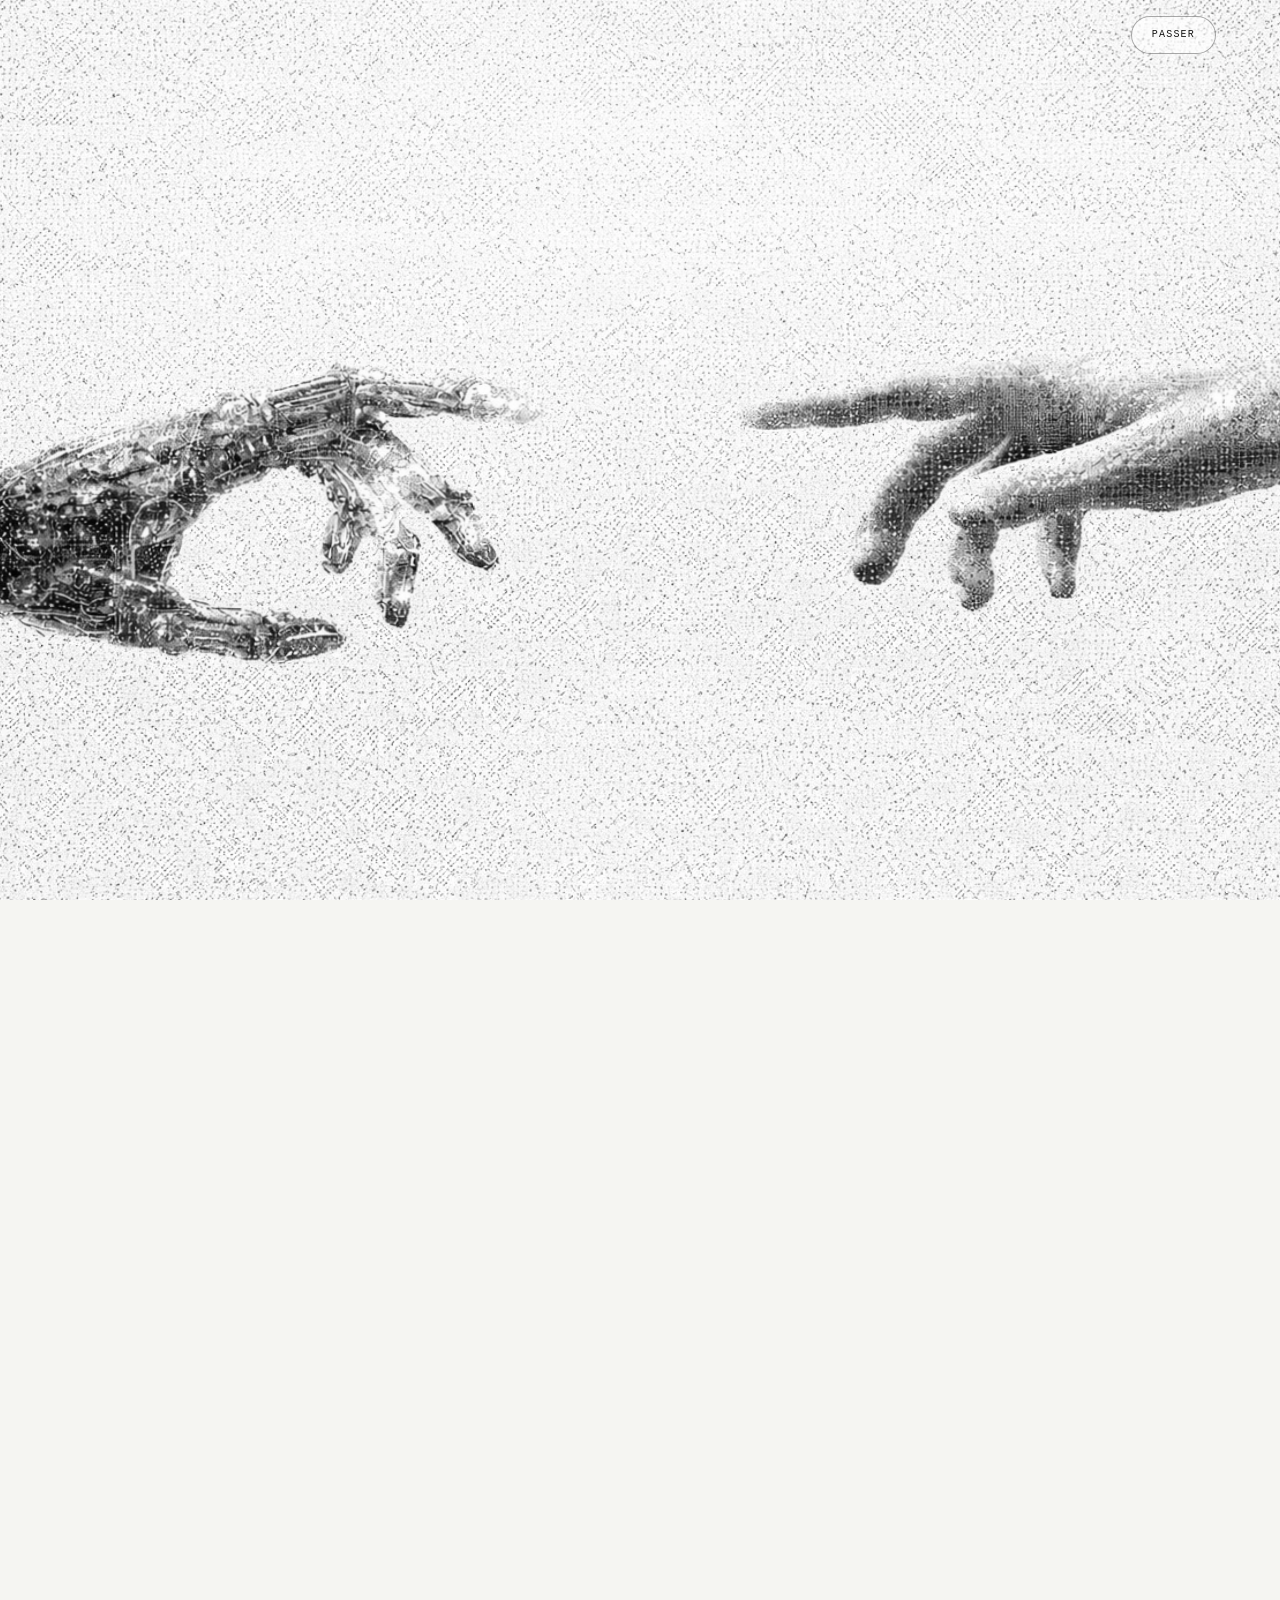
<file: claude-preview/index.html>
<!doctype html>
<html lang="fr">
<head>
<meta charset="utf-8">
<meta name="viewport" content="width=device-width, initial-scale=1, viewport-fit=cover">
<title>adam. — Orchestration d’agents IA & automatisation</title>
<meta name="description" content="Adam Zouaoui. Des POCs pour explorer, connecter et automatiser : orchestration d’agents IA, outils et validation humaine.">
<meta name="theme-color" content="#f4f4f1">
<script>try{if(!sessionStorage.getItem('az-intro-seen')||new URLSearchParams(location.search).get('intro')==='1')document.documentElement.classList.add('intro-running')}catch(e){document.documentElement.classList.add('intro-running')}</script>
<link rel="preload" as="font" type="font/woff2" href="assets/fonts/dm-sans.woff2" crossorigin>
<link rel="preload" as="image" href="assets/background.webp">
<link rel="preload" as="image" href="assets/hand-robot.webp">
<link rel="preload" as="image" href="assets/hand-human.webp">
<link rel="stylesheet" href="css/atelier.css">
</head>
<body class="atelier-home">
<a class="skip-link" href="#contenu">Aller au contenu</a>
<div class="grain-bg" aria-hidden="true"><img src="assets/background.webp" alt="" draggable="false"></div>
<div class="portfolio">
<header class="site-header"><div class="header-inner">
<a class="brand" href="index.html" aria-label="adam. Accueil">adam.</a>
<nav class="main-nav" aria-label="Navigation principale"><a href="#projets">Les POCs</a><a href="about.html">À propos</a><a href="contact.html">Contact<img class="icon" src="assets/icons/arrow-up-right.svg" alt=""></a></nav>
</div></header>
<main id="contenu" class="home-shell">
<section class="hero" aria-labelledby="portfolio-title">
<p class="eyebrow hero-reveal">Orchestration d’agents IA & automatisation</p>
<h1 id="portfolio-title" class="hero-reveal" tabindex="-1"><span>Du besoin au système</span> <span>qui agit.</span></h1>
<p class="hero-lead hero-reveal">Des POCs pour explorer, connecter et automatiser.</p>
<a class="button hero-reveal" href="#projets">Explorer les projets<img class="icon" src="assets/icons/arrow-down.svg" alt=""></a>
</section>
<section class="orchestration" aria-labelledby="flow-title" data-flow>
<div class="flow-heading"><div><p class="eyebrow">Dans les coulisses d’un POC</p><h2 id="flow-title">Pennyworth</h2></div><p class="flow-caption">D’une demande à une action concrète,<br>avec un contrôle humain.</p></div>
<div class="flow-layout">
<div class="flow-request"><span class="eyebrow">La demande</span><p>« Préparer<br>un onboarding »</p><span class="request-caption">Un exemple de parcours</span></div>
<div class="flow-chain" role="group" aria-label="Étapes du parcours illustratif"><button class="flow-step" data-flow-step="0" aria-pressed="true"><span class="step-icon"><img class="icon" src="assets/icons/note.svg" alt=""></span><span class="step-label">Demande</span><span class="step-number" aria-hidden="true">01</span></button>
<span class="flow-link" data-flow-link aria-hidden="true"><img class="icon" src="assets/icons/arrow-right.svg" alt=""></span><button class="flow-step" data-flow-step="1" aria-pressed="false"><span class="step-icon"><img class="icon" src="assets/icons/tree-structure.svg" alt=""></span><span class="step-label">Plan</span><span class="step-number" aria-hidden="true">02</span></button>
<span class="flow-link" data-flow-link aria-hidden="true"><img class="icon" src="assets/icons/arrow-right.svg" alt=""></span><button class="flow-step flow-step--human" data-flow-step="2" aria-pressed="false"><span class="step-icon"><img class="icon" src="assets/icons/user.svg" alt=""></span><span class="step-label">Validation<br>humaine</span><span class="step-number" aria-hidden="true">03</span></button>
<span class="flow-link" data-flow-link aria-hidden="true"><img class="icon" src="assets/icons/arrow-right.svg" alt=""></span><button class="flow-step" data-flow-step="3" aria-pressed="false"><span class="step-icon"><img class="icon" src="assets/icons/gear-six.svg" alt=""></span><span class="step-label">Action</span><span class="step-number" aria-hidden="true">04</span></button>
<span class="flow-link" data-flow-link aria-hidden="true"><img class="icon" src="assets/icons/arrow-right.svg" alt=""></span><button class="flow-step" data-flow-step="4" aria-pressed="false"><span class="step-icon"><img class="icon" src="assets/icons/notebook.svg" alt=""></span><span class="step-label">Journal</span><span class="step-number" aria-hidden="true">05</span></button></div>
</div>
<div class="flow-bottom"><div class="flow-explanation" aria-live="polite" aria-atomic="true"><p class="eyebrow" data-flow-status>Parcours illustratif</p><p data-flow-description>Une demande donne le point de départ.</p></div><div class="flow-controls">
<button class="flow-play" data-flow-play data-flow-play-icon="assets/icons/play.svg" data-flow-pause-icon="assets/icons/pause.svg" data-flow-check-icon="assets/icons/check.svg" data-flow-replay-icon="assets/icons/arrow-counter-clockwise.svg"><img class="icon" src="assets/icons/play.svg" alt=""><span data-flow-play-label>Lancer le parcours</span></button>
<button class="icon-button" data-flow-restart aria-label="Recommencer le parcours" title="Recommencer le parcours"><img class="icon" src="assets/icons/arrow-counter-clockwise.svg" alt=""></button>
</div></div>
<a class="text-link flow-more" href="#pennyworth" data-open-project="pennyworth">Voir le fonctionnement<img class="icon" src="assets/icons/arrow-right.svg" alt=""></a>
</section>
<section class="projects" id="projets" aria-labelledby="projects-title">
<div class="section-heading"><p class="eyebrow">Expériences choisies</p><h2 id="projects-title">Une idée, mise à l’épreuve.</h2><p>Le problème. Les choix. Ce que le POC permet vraiment.</p></div>
<div class="project-list"><details class="project" id="pennyworth">
<summary><span class="project-number">01</span><h3>Pennyworth</h3><p>Planifier et faire approuver des actions.</p><span class="project-arrow"><img class="icon" src="assets/icons/arrow-right.svg" alt=""></span></summary>
<div class="project-body"><div class="project-inner">
<div class="dossier-top"><span class="eyebrow">Orchestration · Validation humaine</span><span class="dossier-note">POC en équipe</span></div>
<h4>Un agent propose.<br>Une personne décide.</h4><div class="dossier-grid">
<div><h5>Le besoin</h5><p>Passer d’une demande en langage naturel à des actions compréhensibles, sans laisser un agent agir sans contrôle.</p><h5>Mon rôle</h5><p>Planification, interface, intégration et travail sur la résilience et l’évaluation. L’exécution a été développée avec Souf.</p></div>
<div><h5>Le fonctionnement</h5><p>Une boucle modèle–outils construit le plan. Les actions proposées sont enregistrées, soumises à validation, puis exécutées avec leurs traces.</p><h5>Le périmètre</h5><p>GitHub est l’intégration externe documentée. Les fonctions email et calendrier préparent des fichiers, sans envoi réel. Le POC reste limité à un opérateur.</p></div></div>
<div class="dossier-end"><span>Planification / Outils / Validation / Traces</span><button class="text-link" data-close-project>Refermer le dossier<img class="icon" src="assets/icons/arrow-right.svg" alt=""></button></div>
</div></div></details>
<details class="project" id="lockin">
<summary><span class="project-number">02</span><h3>Lockin</h3><p>Encadrer une veille automatisée.</p><span class="project-arrow"><img class="icon" src="assets/icons/arrow-right.svg" alt=""></span></summary>
<div class="project-body"><div class="project-inner">
<div class="dossier-top"><span class="eyebrow">Veille agentique · Sources & budgets</span><span class="dossier-note">POC en équipe</span></div>
<h4>Explorer des sources.<br>Garder un cadre.</h4><div class="dossier-grid">
<div><h5>Le besoin</h5><p>Confier une mission de veille à un agent tout en gardant une lecture claire de ses recherches et des ressources consommées.</p><h5>Mon rôle</h5><p>Architecture, boucle agentique, fiabilité, API et intégration. Panaki a travaillé sur l’interface et les parcours.</p></div>
<div><h5>Le fonctionnement</h5><p>L’agent recherche, lit et conserve ses résultats. Les budgets sont imposés côté serveur ; un journal persistant expose les étapes. Les citations sont confrontées aux extraits lus.</p><h5>Le périmètre</h5><p>Une seule mission active. Pas de reprise autonome après un arrêt brutal, ni de garantie d’exhaustivité ou de vérité. Une source reste à examiner.</p></div></div>
<div class="dossier-end"><span>Recherche / Lecture / Budgets / Journal</span><button class="text-link" data-close-project>Refermer le dossier<img class="icon" src="assets/icons/arrow-right.svg" alt=""></button></div>
</div></div></details>
<details class="project" id="peercheck">
<summary><span class="project-number">03</span><h3>PeerCheck</h3><p>Relier un dépôt à un retour IA.</p><span class="project-arrow"><img class="icon" src="assets/icons/arrow-right.svg" alt=""></span></summary>
<div class="project-body"><div class="project-inner">
<div class="dossier-top"><span class="eyebrow">Intégration API · Retour pédagogique</span><span class="dossier-note">Projet personnel</span></div>
<h4>Un dépôt à lire.<br>Un retour pour avancer.</h4><div class="dossier-grid">
<div><h5>Le besoin</h5><p>Obtenir un retour structuré sur un exercice Holberton prévu en auto-validation : comprendre ce qui fonctionne et ce qui mérite encore du travail.</p><h5>Mon rôle</h5><p>Conception et réalisation du parcours, de la sélection du dépôt à la restitution progressive du retour.</p></div>
<div><h5>Le fonctionnement</h5><p>Le workflow lit le dépôt GitHub, filtre les fichiers et vérifie le périmètre avant de demander une revue à Claude. Le retour est diffusé progressivement.</p><h5>Le périmètre</h5><p>Un workflow assisté par IA sur des exercices ciblés, pas un système autonome multi-agents. Le retour ne remplace pas une validation pédagogique.</p></div></div>
<div class="dossier-end"><a class="text-link" href="https://peercheck.adamzou.fr" target="_blank" rel="noopener">Ouvrir PeerCheck<img class="icon" src="assets/icons/arrow-up-right.svg" alt=""></a><button class="text-link" data-close-project>Refermer le dossier<img class="icon" src="assets/icons/arrow-right.svg" alt=""></button></div>
</div></div></details></div>
</section>
<section class="conversation"><p class="eyebrow">La suite commence par une discussion</p><h2>Une idée à explorer ?</h2><a class="text-link" href="contact.html">Parlons-en<img class="icon" src="assets/icons/arrow-up-right.svg" alt=""></a></section>
</main>
<footer class="site-footer"><div class="footer-inner"><p>Adam Zouaoui · Toulouse</p><nav aria-label="Pied de page"><a href="about.html">À propos</a><a href="contact.html">Contact</a><button class="replay text-link" hidden>Rejouer l’intro<img class="icon" src="assets/icons/arrow-counter-clockwise.svg" alt=""></button><a href="index.html?intro=1&amp;duree=11200">Intro au ralenti</a></nav><span>© 2026</span></div></footer>
</div>
<div class="intro" aria-hidden="true"><img class="intro__hand intro__hand--robot" src="assets/hand-robot.webp" alt="" draggable="false"><img class="intro__hand intro__hand--human" src="assets/hand-human.webp" alt="" draggable="false"></div>
<canvas class="intro__light" aria-hidden="true"></canvas><button class="intro__skip" type="button" hidden>Passer</button>
<script src="js/intro.js"></script><script type="module" src="js/atelier.js"></script>
</body></html>
</file>
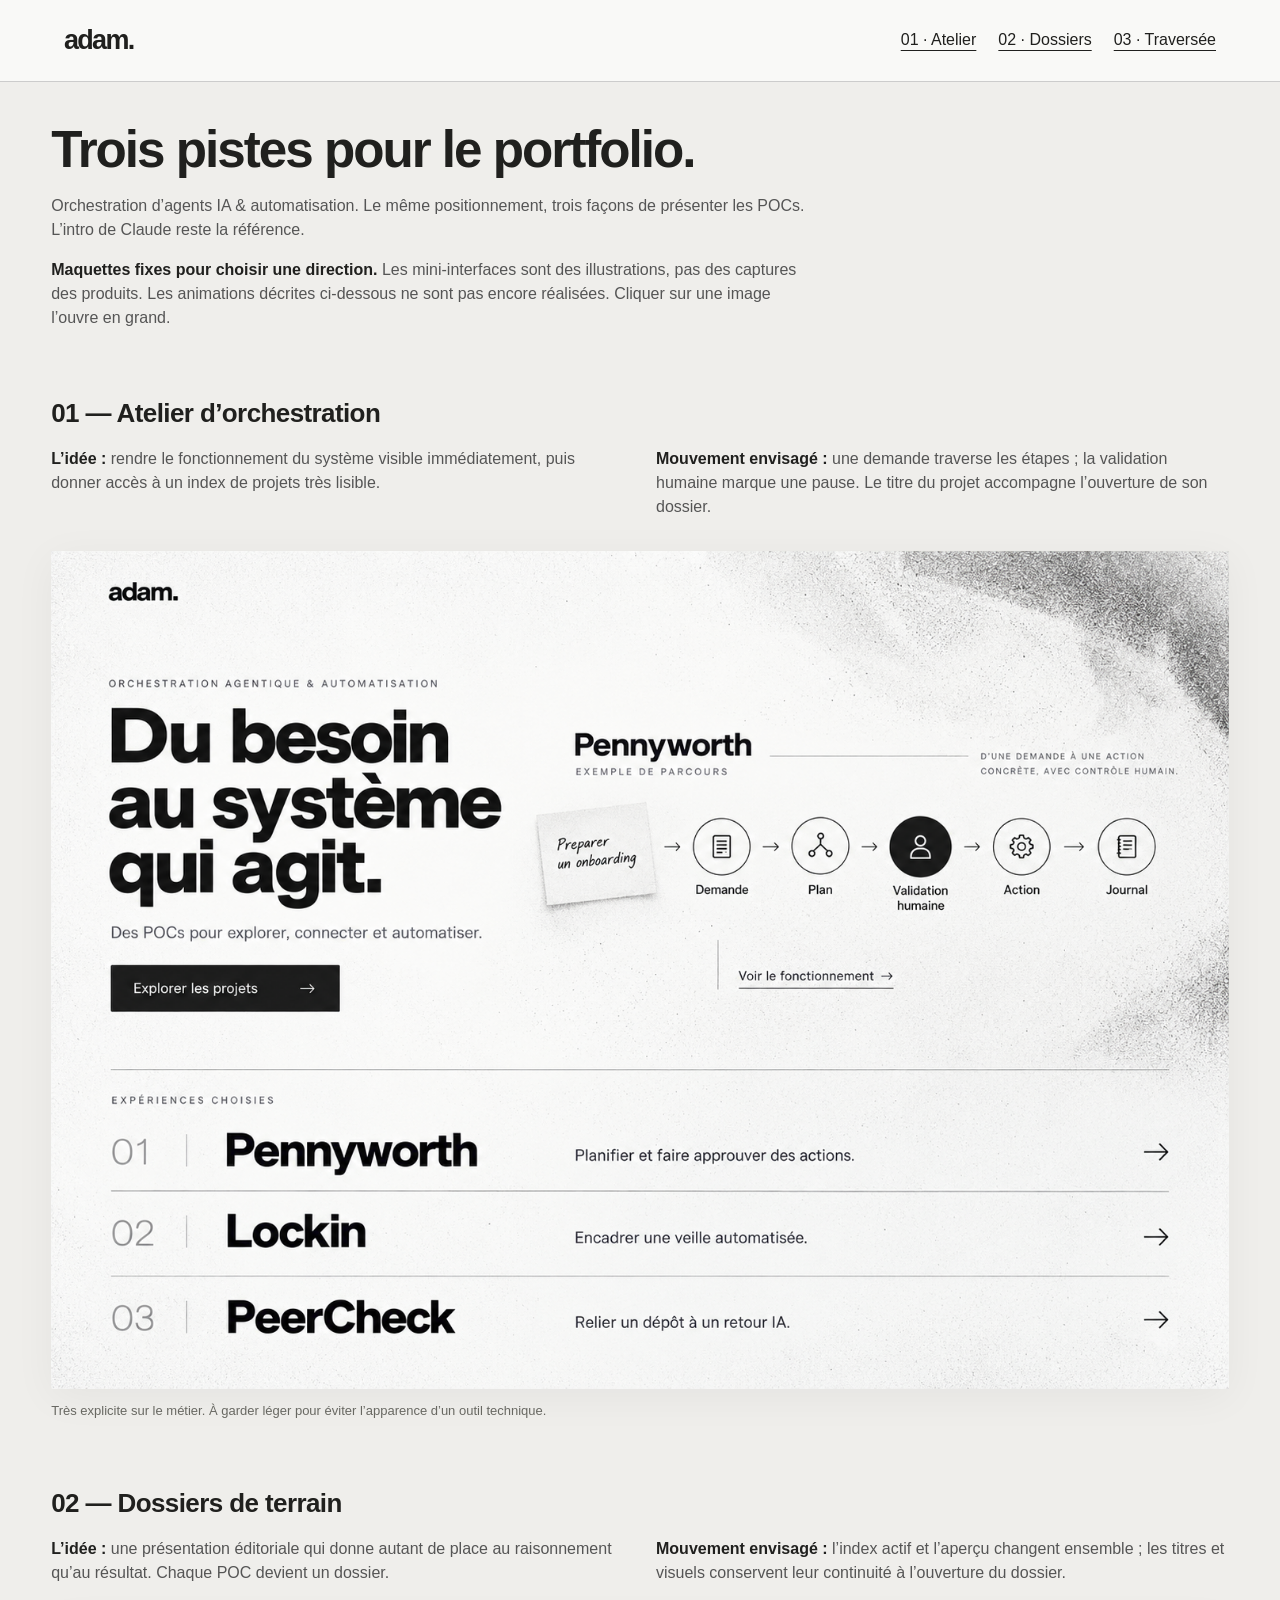
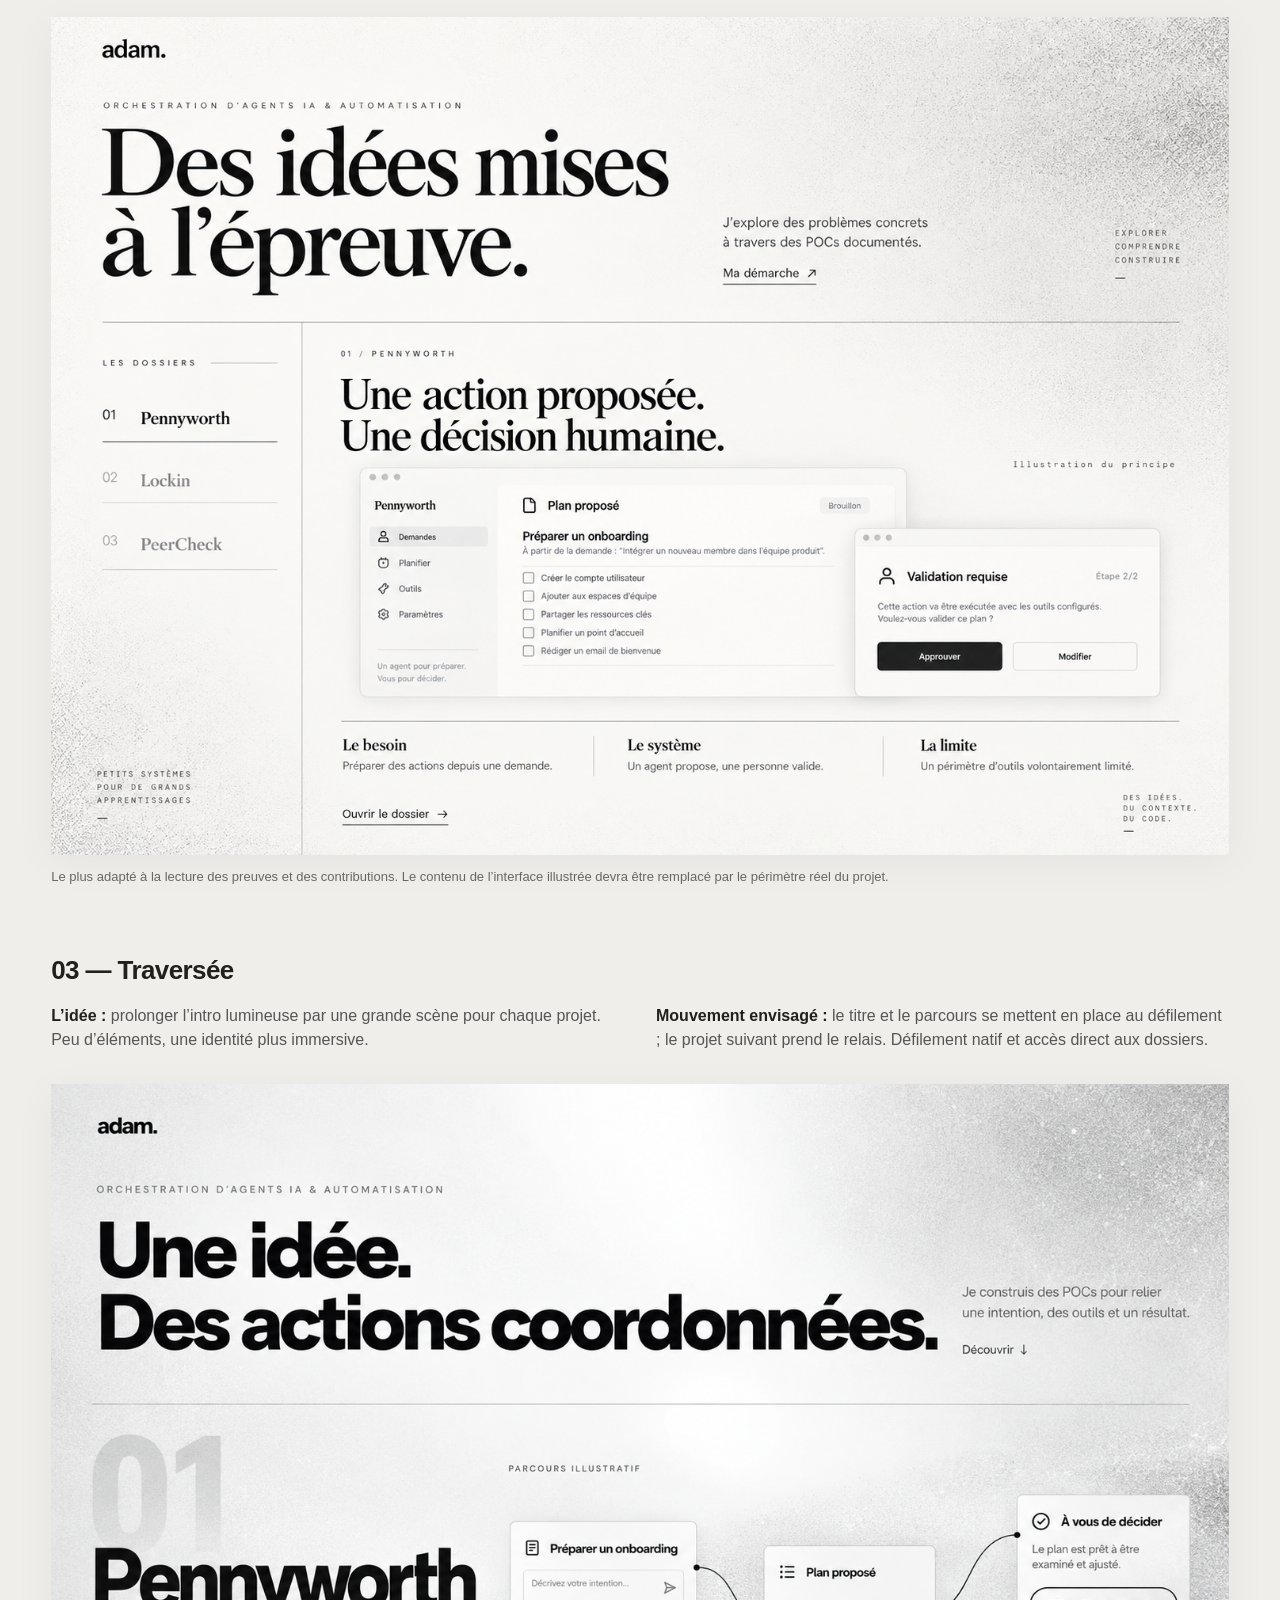
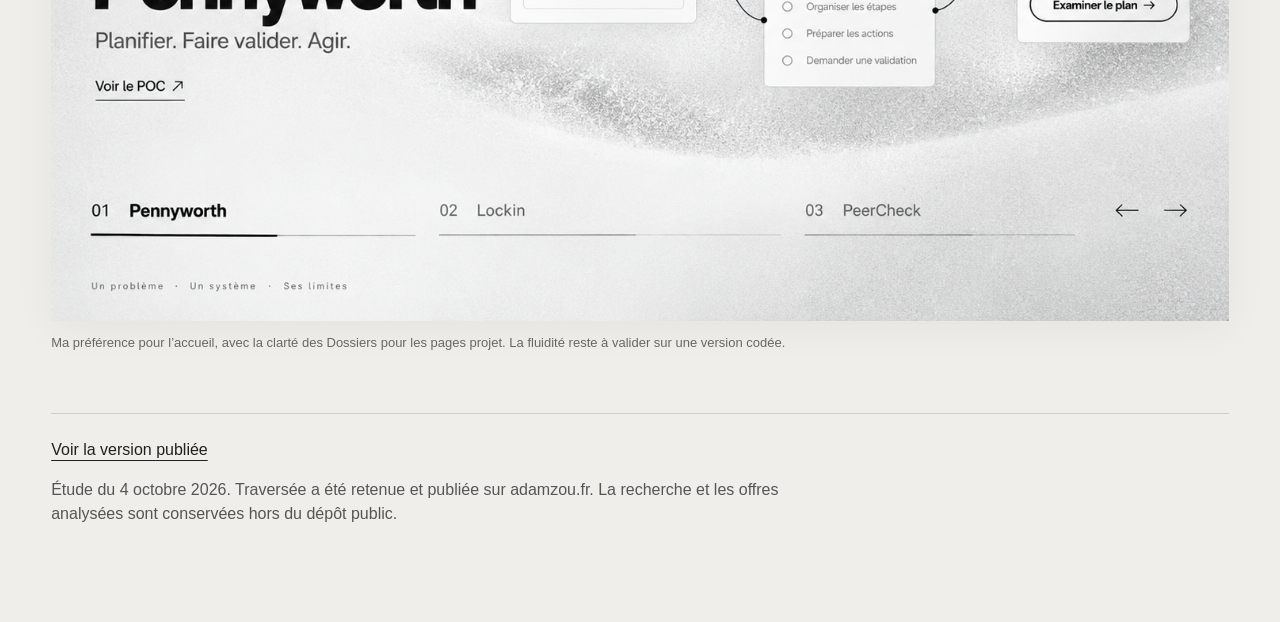
<file: design/maquettes/index.html>
<!doctype html>
<html lang="fr">
<meta charset="utf-8">
<meta name="viewport" content="width=device-width,initial-scale=1">
<title>adam. — Comparer les trois maquettes</title>
<style>
*{box-sizing:border-box}html{scroll-behavior:smooth;scroll-padding-top:105px}body{margin:0;background:#efeeeb;color:#20201e;font:16px/1.5 -apple-system,BlinkMacSystemFont,"Helvetica Neue",sans-serif}header{padding:20px 5vw;border-bottom:1px solid #ccc;display:flex;align-items:center;justify-content:space-between;gap:24px;background:rgba(249,249,247,.97);position:sticky;top:0;z-index:2}header b{font-size:27px;letter-spacing:-1.7px}nav{display:flex;gap:22px;flex-wrap:wrap}a{color:inherit;text-underline-offset:5px}a:focus-visible{outline:3px solid #64573c;outline-offset:5px}main{max-width:1600px;margin:auto;padding:40px 4vw 80px}h1{font-size:clamp(28px,4vw,54px);line-height:1.1;letter-spacing:-2px;margin:0 0 16px}p{max-width:85ch;color:#555}section{margin-top:64px}section h2{font-size:26px;margin-bottom:6px;letter-spacing:-.6px}figure{margin:24px 0 0}img{width:100%;height:auto;display:block;background:white;box-shadow:0 8px 40px #0000000c}figcaption{font-size:13px;color:#686862;margin:12px 0}.description{display:grid;grid-template-columns:1fr 1fr;gap:32px}.description p{margin:8px 0}strong{color:#20201e}footer{border-top:1px solid #ccc;margin-top:60px;padding-top:24px}footer a{display:inline-block;margin-right:28px}@media(max-width:640px){header{align-items:flex-start}nav{gap:10px;font-size:13px}.description{grid-template-columns:1fr;gap:0}main{padding-top:28px}section{margin-top:45px}h1{letter-spacing:-1px}}@media(prefers-reduced-motion:reduce){html{scroll-behavior:auto}}
</style>
<header><b>adam.</b><nav aria-label="Comparer les directions"><a href="#atelier">01 · Atelier</a><a href="#dossiers">02 · Dossiers</a><a href="#traversee">03 · Traversée</a></nav></header>
<main>
<h1>Trois pistes pour le portfolio.</h1>
<p>Orchestration d’agents IA & automatisation. Le même positionnement, trois façons de présenter les POCs. L’intro de Claude reste la référence.</p>
<p><strong>Maquettes fixes pour choisir une direction.</strong> Les mini-interfaces sont des illustrations, pas des captures des produits. Les animations décrites ci-dessous ne sont pas encore réalisées. Cliquer sur une image l’ouvre en grand.</p>
<section id="atelier">
<h2>01 — Atelier d’orchestration</h2>
<div class="description"><p><strong>L’idée :</strong> rendre le fonctionnement du système visible immédiatement, puis donner accès à un index de projets très lisible.</p><p><strong>Mouvement envisagé :</strong> une demande traverse les étapes ; la validation humaine marque une pause. Le titre du projet accompagne l’ouverture de son dossier.</p></div>
<figure><a href="01-atelier.png" target="_blank" aria-label="Ouvrir la maquette Atelier en grand"><img src="01-atelier.png" width="1487" height="1058" alt="Maquette Atelier : titre Du besoin au système qui agit, parcours Pennyworth et liste des projets."></a><figcaption>Très explicite sur le métier. À garder léger pour éviter l’apparence d’un outil technique.</figcaption></figure>
</section>
<section id="dossiers">
<h2>02 — Dossiers de terrain</h2>
<div class="description"><p><strong>L’idée :</strong> une présentation éditoriale qui donne autant de place au raisonnement qu’au résultat. Chaque POC devient un dossier.</p><p><strong>Mouvement envisagé :</strong> l’index actif et l’aperçu changent ensemble ; les titres et visuels conservent leur continuité à l’ouverture du dossier.</p></div>
<figure><a href="02-dossiers.png" target="_blank" aria-label="Ouvrir la maquette Dossiers en grand"><img loading="lazy" src="02-dossiers.png" width="1487" height="1058" alt="Maquette Dossiers : grande typographie serif, index latéral et dossier Pennyworth avec besoin, système et limite."></a><figcaption>Le plus adapté à la lecture des preuves et des contributions. Le contenu de l’interface illustrée devra être remplacé par le périmètre réel du projet.</figcaption></figure>
</section>
<section id="traversee">
<h2>03 — Traversée</h2>
<div class="description"><p><strong>L’idée :</strong> prolonger l’intro lumineuse par une grande scène pour chaque projet. Peu d’éléments, une identité plus immersive.</p><p><strong>Mouvement envisagé :</strong> le titre et le parcours se mettent en place au défilement ; le projet suivant prend le relais. Défilement natif et accès direct aux dossiers.</p></div>
<figure><a href="03-traversee.png" target="_blank" aria-label="Ouvrir la maquette Traversée en grand"><img loading="lazy" src="03-traversee.png" width="1487" height="1058" alt="Maquette Traversée : très grand titre Une idée, des actions coordonnées, scène Pennyworth et navigation par chapitres."></a><figcaption>Ma préférence pour l’accueil, avec la clarté des Dossiers pour les pages projet. La fluidité reste à valider sur une version codée.</figcaption></figure>
</section>
<footer><a href="https://adamzou.fr/" target="_blank" rel="noopener">Voir la version publiée</a><p>Étude du 4 octobre 2026. Traversée a été retenue et publiée sur adamzou.fr. La recherche et les offres analysées sont conservées hors du dépôt public.</p></footer>
</main>
</html>
</file>
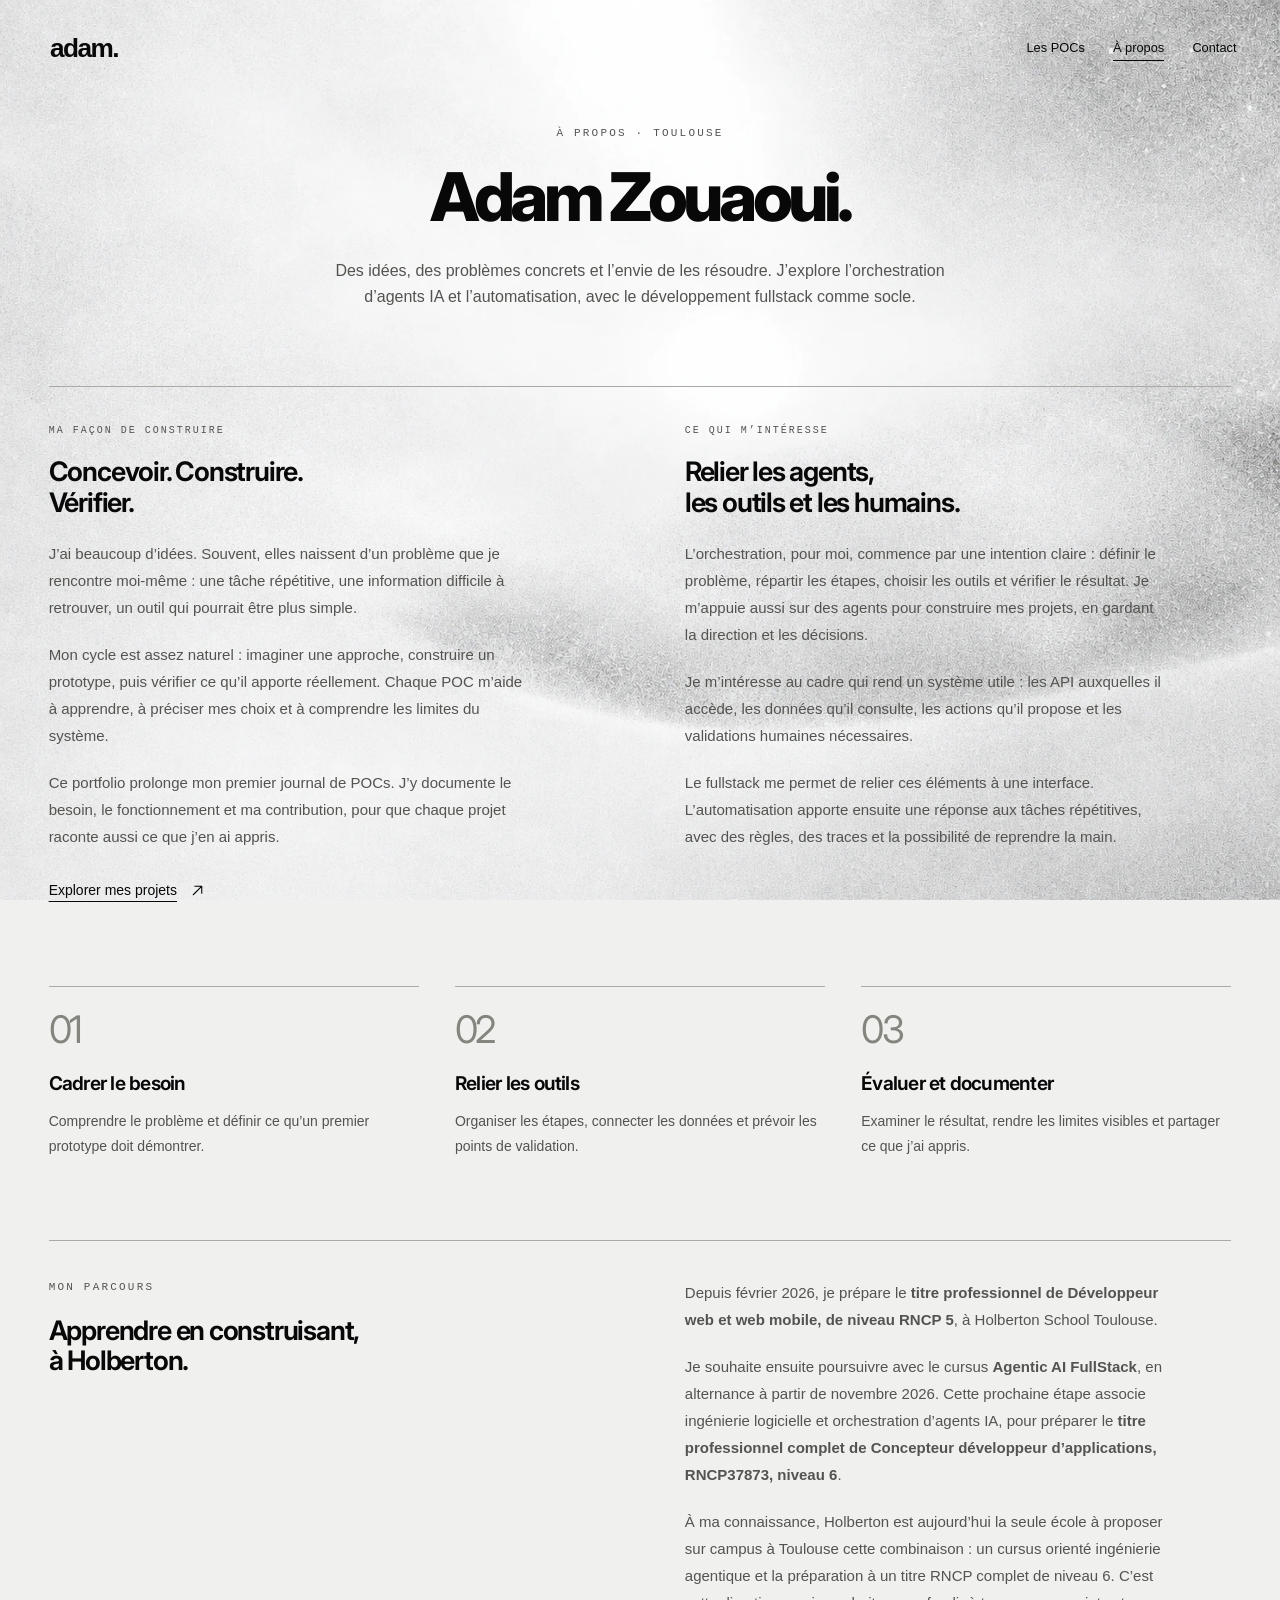
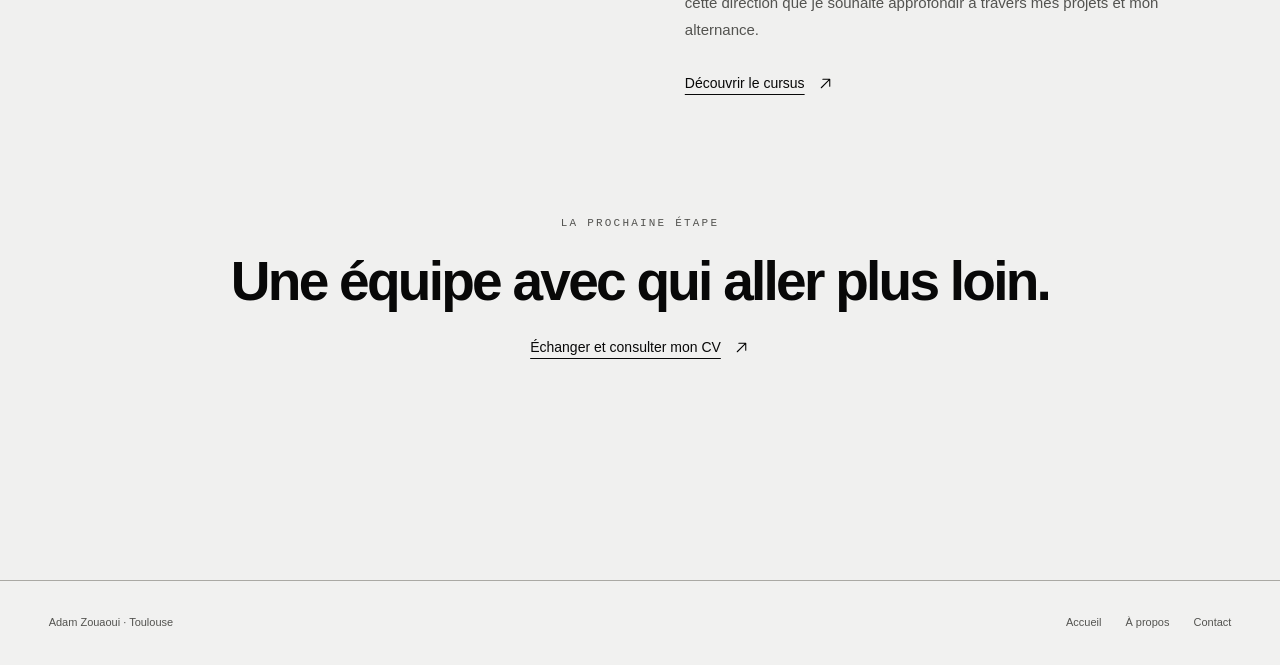
<file: claude-preview/about.html>
<!doctype html>
<html lang="fr">
<head>
  <meta charset="utf-8">
  <meta name="viewport" content="width=device-width, initial-scale=1, viewport-fit=cover">
  <title>À propos · Adam Zouaoui</title>
  <meta name="description" content="Adam Zouaoui, étudiant à Holberton School Toulouse. J’explore l’orchestration d’agents IA et l’automatisation à travers des POCs concrets.">
  <meta name="theme-color" content="#ededeb">
  <link rel="icon" href="data:image/svg+xml,%3Csvg xmlns='http://www.w3.org/2000/svg' viewBox='0 0 64 64'%3E%3Crect width='64' height='64' rx='14' fill='%23111110'/%3E%3Ctext x='50%25' y='54%25' text-anchor='middle' dominant-baseline='middle' font-family='Arial,sans-serif' font-size='42' fill='%23f4f4f1'%3Ea.%3C/text%3E%3C/svg%3E">
  <link rel="preload" as="image" href="assets/traversee-background-v2.webp">
  <link rel="preload" as="font" href="assets/fonts/inter.woff2" type="font/woff2" crossorigin>
  <link rel="stylesheet" href="css/atelier.css">
  <link rel="stylesheet" href="css/information.css">
</head>
<body class="page-about information-page">
  <a class="skip-link" href="#contenu">Aller au contenu</a>
  <div class="grain-bg" aria-hidden="true"><img src="assets/traversee-background-v2.webp" alt="" draggable="false"></div>
  <header class="site-header">
    <div class="header-inner">
      <a class="brand" href="index.html" aria-label="adam. Accueil">adam.</a>
      <nav class="main-nav" aria-label="Navigation principale">
        <a href="index.html#projets">Les POCs</a>
        <a href="about.html" aria-current="page">À propos</a>
        <a href="contact.html">Contact</a>
      </nav>
    </div>
  </header>

  <main class="page-shell" id="contenu">
    <header class="page-head" data-reveal>
      <p class="page-eyebrow">À propos · Toulouse</p>
      <h1 class="page-heading">Adam Zouaoui.</h1>
      <p class="page-lead">Des idées, des problèmes concrets et l’envie de les résoudre. J’explore l’orchestration d’agents IA et l’automatisation, avec le développement fullstack comme socle.</p>
    </header>

    <section class="content-columns" aria-label="Mon approche et mon parcours">
      <div class="text-block" data-reveal>
        <p class="page-eyebrow">Ma façon de construire</p>
        <h2>Concevoir. Construire.<br>Vérifier.</h2>
        <p>J’ai beaucoup d’idées. Souvent, elles naissent d’un problème que je rencontre moi-même : une tâche répétitive, une information difficile à retrouver, un outil qui pourrait être plus simple.</p>
        <p>Mon cycle est assez naturel : imaginer une approche, construire un prototype, puis vérifier ce qu’il apporte réellement. Chaque POC m’aide à apprendre, à préciser mes choix et à comprendre les limites du système.</p>
        <p>Ce portfolio prolonge mon premier journal de POCs. J’y documente le besoin, le fonctionnement et ma contribution, pour que chaque projet raconte aussi ce que j’en ai appris.</p>
        <a class="text-link" href="index.html#projets">Explorer mes projets <img class="icon" src="assets/icons/arrow-up-right.svg" alt=""></a>
      </div>

      <div class="text-block" data-reveal>
        <p class="page-eyebrow">Ce qui m’intéresse</p>
        <h2>Relier les agents,<br>les outils et les humains.</h2>
        <p>L’orchestration, pour moi, commence par une intention claire : définir le problème, répartir les étapes, choisir les outils et vérifier le résultat. Je m’appuie aussi sur des agents pour construire mes projets, en gardant la direction et les décisions.</p>
        <p>Je m’intéresse au cadre qui rend un système utile : les API auxquelles il accède, les données qu’il consulte, les actions qu’il propose et les validations humaines nécessaires.</p>
        <p>Le fullstack me permet de relier ces éléments à une interface. L’automatisation apporte ensuite une réponse aux tâches répétitives, avec des règles, des traces et la possibilité de reprendre la main.</p>
      </div>
    </section>

    <ol class="about-method" aria-label="Mon approche en trois étapes">
      <li data-reveal><span class="method-number" aria-hidden="true">01</span><h3>Cadrer le besoin</h3><p>Comprendre le problème et définir ce qu’un premier prototype doit démontrer.</p></li>
      <li data-reveal><span class="method-number" aria-hidden="true">02</span><h3>Relier les outils</h3><p>Organiser les étapes, connecter les données et prévoir les points de validation.</p></li>
      <li data-reveal><span class="method-number" aria-hidden="true">03</span><h3>Évaluer et documenter</h3><p>Examiner le résultat, rendre les limites visibles et partager ce que j’ai appris.</p></li>
    </ol>

    <section class="formation-section" aria-labelledby="formation-title">
      <div data-reveal><p class="page-eyebrow">Mon parcours</p><h2 id="formation-title">Apprendre en construisant,<br>à Holberton.</h2></div>
      <div class="text-block" data-reveal>
        <p>Depuis février 2026, je prépare le <strong>titre professionnel de Développeur web et web mobile, de niveau RNCP 5</strong>, à Holberton School Toulouse.</p>
        <p>Je souhaite ensuite poursuivre avec le cursus <strong>Agentic AI FullStack</strong>, en alternance à partir de novembre 2026. Cette prochaine étape associe ingénierie logicielle et orchestration d’agents IA, pour préparer le <strong>titre professionnel complet de Concepteur développeur d’applications, RNCP37873, niveau 6</strong>.</p>
        <p>À ma connaissance, Holberton est aujourd’hui la seule école à proposer sur campus à Toulouse cette combinaison : un cursus orienté ingénierie agentique et la préparation à un titre RNCP complet de niveau 6. C’est cette direction que je souhaite approfondir à travers mes projets et mon alternance.</p>
        <a class="text-link" href="https://www.holbertonschool.fr/programme/bachelor-ai-augmented-software-engineering" target="_blank" rel="noopener noreferrer">Découvrir le cursus <img class="icon" src="assets/icons/arrow-up-right.svg" alt=""></a>
      </div>
    </section>
    <section class="conversation" aria-labelledby="about-contact-title" data-reveal><p class="page-eyebrow">La prochaine étape</p><h2 id="about-contact-title">Une équipe avec qui aller plus loin.</h2><a class="text-link" href="contact.html">Échanger et consulter mon CV <img class="icon" src="assets/icons/arrow-up-right.svg" alt=""></a></section>
  </main>

  <footer class="site-footer">
    <div class="footer-inner">
      <p>Adam Zouaoui · Toulouse</p>
      <nav aria-label="Navigation de pied de page">
        <a href="index.html">Accueil</a>
        <a href="about.html" aria-current="page">À propos</a>
        <a href="contact.html">Contact</a>
      </nav>
    </div>
  </footer>
  <script type="module" src="js/atelier.js"></script>
  <script type="module" src="js/information.js"></script>
</body>
</html>
</file>
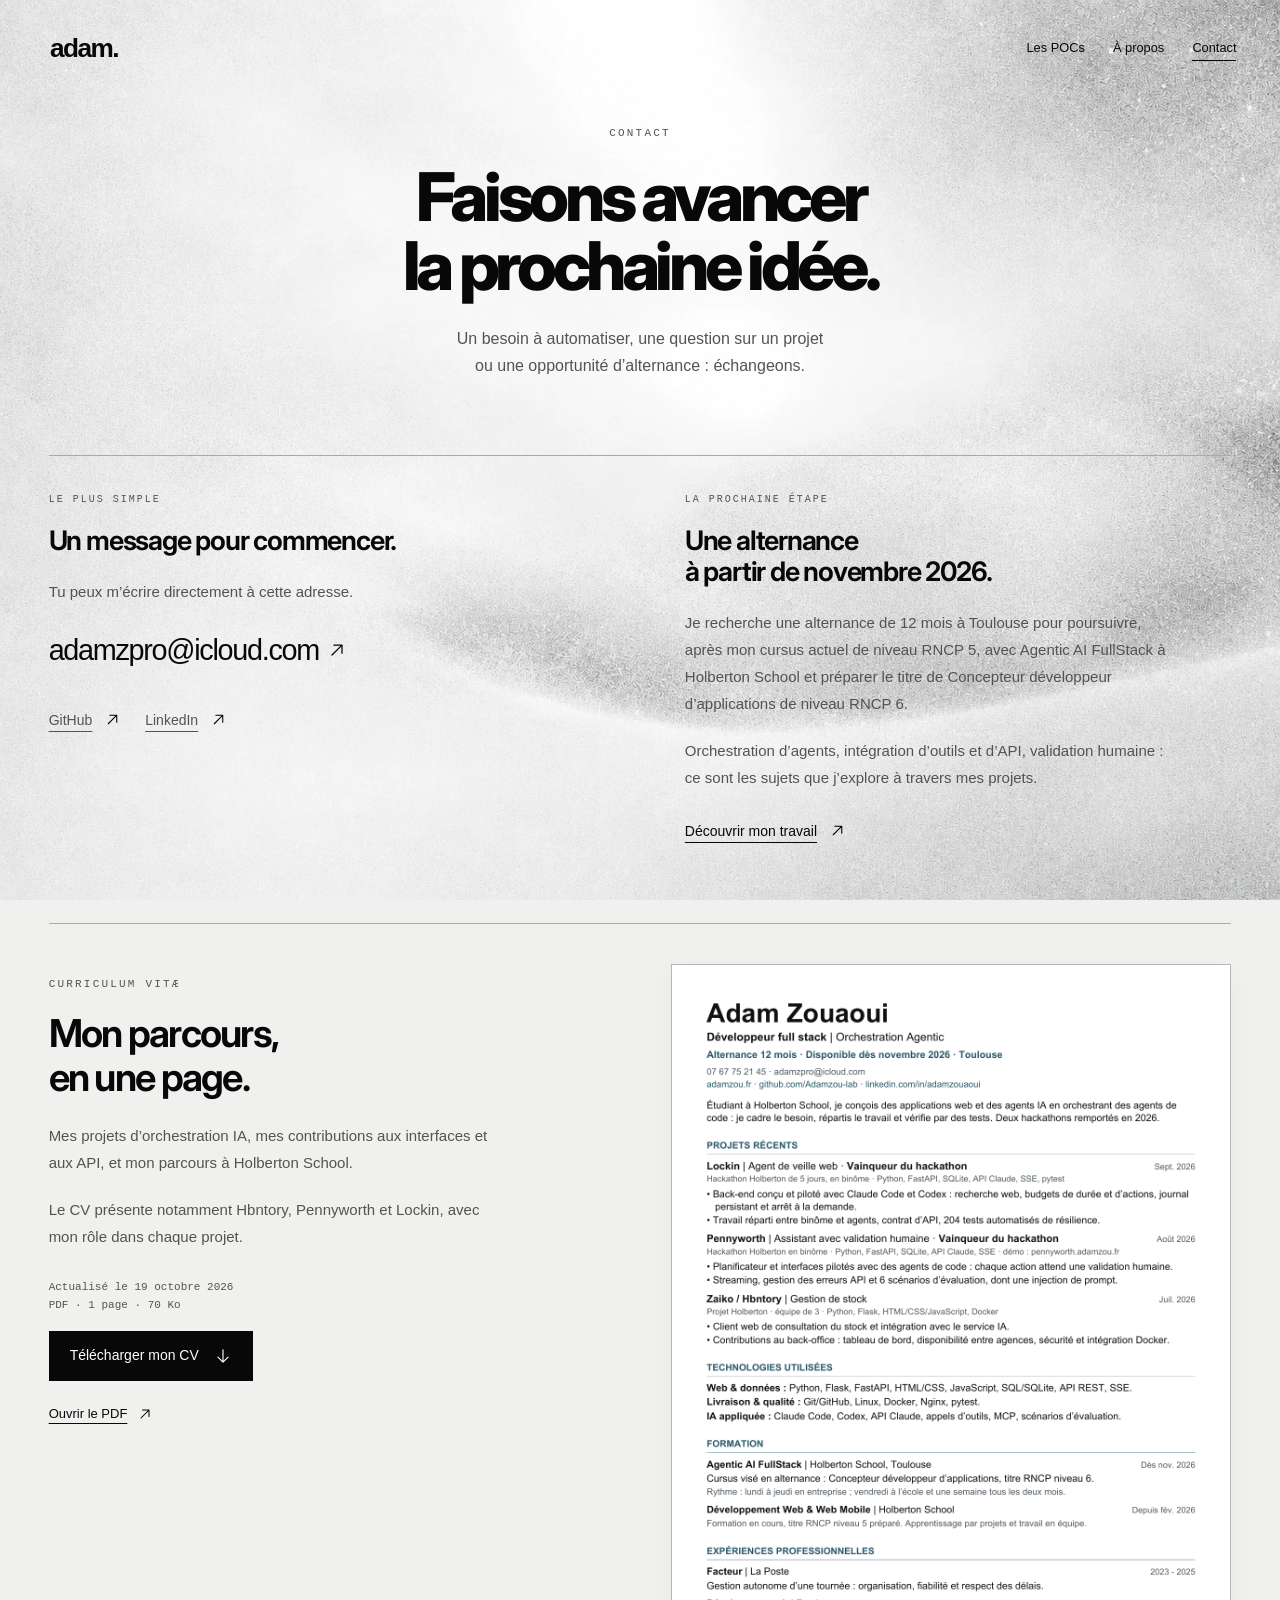
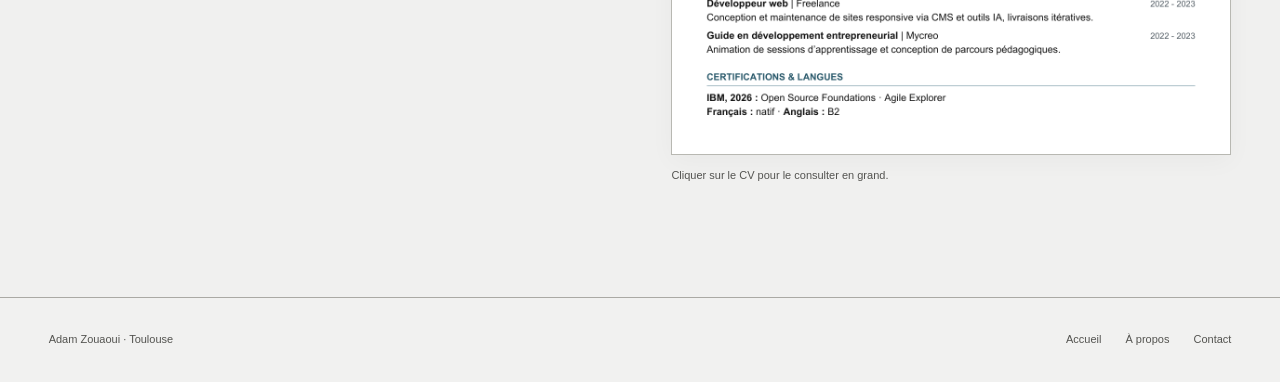
<file: claude-preview/contact.html>
<!doctype html>
<html lang="fr">
<head>
  <meta charset="utf-8">
  <meta name="viewport" content="width=device-width, initial-scale=1, viewport-fit=cover">
  <title>Contact · Adam Zouaoui</title>
  <meta name="description" content="Échanger avec Adam Zouaoui autour de l’orchestration d’agents IA, de l’automatisation ou d’une alternance à partir de novembre 2026.">
  <meta name="theme-color" content="#ededeb">
  <link rel="icon" href="data:image/svg+xml,%3Csvg xmlns='http://www.w3.org/2000/svg' viewBox='0 0 64 64'%3E%3Crect width='64' height='64' rx='14' fill='%23111110'/%3E%3Ctext x='50%25' y='54%25' text-anchor='middle' dominant-baseline='middle' font-family='Arial,sans-serif' font-size='42' fill='%23f4f4f1'%3Ea.%3C/text%3E%3C/svg%3E">
  <link rel="preload" as="image" href="assets/traversee-background-v2.webp">
  <link rel="preload" as="font" href="assets/fonts/inter.woff2" type="font/woff2" crossorigin>
  <link rel="stylesheet" href="css/atelier.css">
  <link rel="stylesheet" href="css/information.css">
</head>
<body class="page-contact information-page">
  <a class="skip-link" href="#contenu">Aller au contenu</a>
  <div class="grain-bg" aria-hidden="true"><img src="assets/traversee-background-v2.webp" alt="" draggable="false"></div>
  <header class="site-header">
    <div class="header-inner">
      <a class="brand" href="index.html" aria-label="adam. Accueil">adam.</a>
      <nav class="main-nav" aria-label="Navigation principale">
        <a href="index.html#projets">Les POCs</a>
        <a href="about.html">À propos</a>
        <a href="contact.html" aria-current="page">Contact</a>
      </nav>
    </div>
  </header>

  <main class="page-shell" id="contenu">
    <header class="page-head" data-reveal>
      <p class="page-eyebrow">Contact</p>
      <h1 class="page-heading">Faisons avancer<br>la prochaine idée.</h1>
      <p class="page-lead">Un besoin à automatiser, une question sur un projet ou une opportunité d’alternance : échangeons.</p>
    </header>

    <section class="content-columns" aria-label="Coordonnées et recherche d’alternance">
      <div class="text-block" data-reveal>
        <p class="page-eyebrow">Le plus simple</p>
        <h2>Un message pour commencer.</h2>
        <p>Tu peux m’écrire directement à cette adresse.</p>
        <a class="contact-address" href="mailto:adamzpro@icloud.com">adamzpro@icloud.com <img class="icon" src="assets/icons/arrow-up-right.svg" alt=""></a>
        <ul class="contact-links" aria-label="Me retrouver en ligne">
          <li><a class="text-link" href="https://github.com/Adamzou-lab" target="_blank" rel="noopener noreferrer" aria-label="GitHub, nouvel onglet">GitHub <img class="icon" src="assets/icons/arrow-up-right.svg" alt=""></a></li>
          <li><a class="text-link" href="https://www.linkedin.com/in/adamzouaoui/" target="_blank" rel="noopener noreferrer" aria-label="LinkedIn, nouvel onglet">LinkedIn <img class="icon" src="assets/icons/arrow-up-right.svg" alt=""></a></li>
        </ul>
      </div>

      <div class="text-block availability" data-reveal>
        <p class="page-eyebrow">La prochaine étape</p>
        <h2>Une alternance<br>à partir de novembre 2026.</h2>
        <p>Je recherche une alternance de 12 mois à Toulouse pour poursuivre, après mon cursus actuel de niveau RNCP 5, avec Agentic AI FullStack à Holberton School et préparer le titre de Concepteur développeur d’applications de niveau RNCP 6.</p>
        <p>Orchestration d’agents, intégration d’outils et d’API, validation humaine : ce sont les sujets que j’explore à travers mes projets.</p>
        <a class="text-link" href="index.html#projets">Découvrir mon travail <img class="icon" src="assets/icons/arrow-up-right.svg" alt=""></a>
      </div>
    </section>

    <section class="cv-section" id="cv" aria-labelledby="cv-title">
      <div class="cv-introduction" data-reveal>
        <p class="page-eyebrow">Curriculum vitæ</p>
        <h2 id="cv-title">Mon parcours,<br>en une page.</h2>
        <p>Mes projets d’orchestration IA, mes contributions aux interfaces et aux API, et mon parcours à Holberton School.</p>
        <p>Le CV présente notamment Hbntory, Pennyworth et Lockin, avec mon rôle dans chaque projet.</p>
        <p class="cv-meta">Actualisé le 19 octobre 2026<br>PDF · 1 page · 70 Ko</p>
        <div class="cv-actions">
          <a class="cv-download" href="assets/documents/CV_ADAM_ZOUAOUI.pdf?v=20261019" download="CV_ADAM_ZOUAOUI.pdf">Télécharger mon CV <img class="icon" src="assets/icons/arrow-down.svg" alt=""></a>
          <a class="cv-open text-link" href="assets/documents/CV_ADAM_ZOUAOUI.pdf?v=20261019" target="_blank" rel="noopener noreferrer" aria-label="Ouvrir le CV en PDF, nouvel onglet">Ouvrir le PDF <img class="icon" src="assets/icons/arrow-up-right.svg" alt=""></a>
        </div>
      </div>
      <figure class="cv-preview" data-reveal>
        <a href="assets/documents/CV_ADAM_ZOUAOUI.pdf?v=20261019" target="_blank" rel="noopener noreferrer" aria-label="Agrandir le CV en PDF, nouvel onglet"><img src="assets/documents/CV_ADAM_ZOUAOUI.webp?v=20261019" width="1200" height="1698" loading="lazy" decoding="async" alt="Aperçu du CV d’Adam Zouaoui : compétences, projets, formation et expérience. Le PDF contient le texte sélectionnable."></a>
        <figcaption>Cliquer sur le CV pour le consulter en grand.</figcaption>
      </figure>
    </section>
  </main>

  <footer class="site-footer">
    <div class="footer-inner">
      <p>Adam Zouaoui · Toulouse</p>
      <nav aria-label="Navigation de pied de page">
        <a href="index.html">Accueil</a>
        <a href="about.html">À propos</a>
        <a href="contact.html" aria-current="page">Contact</a>
      </nav>
    </div>
  </footer>
  <script type="module" src="js/atelier.js"></script>
  <script type="module" src="js/information.js"></script>
</body>
</html>
</file>
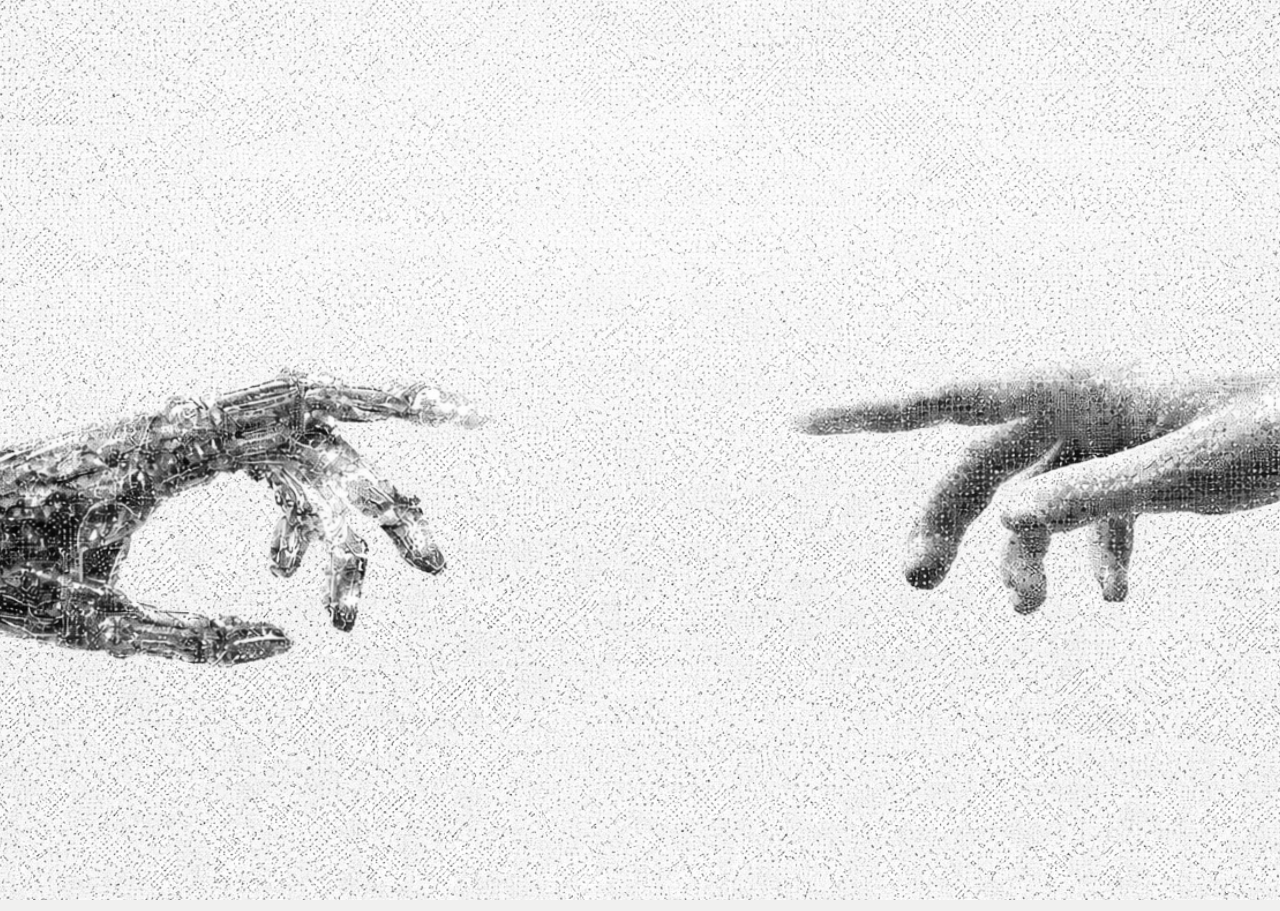
<file: claude-preview/traversee.html>
<!doctype html>
<html lang="fr">
<head>
<meta charset="utf-8">
<meta name="viewport" content="width=device-width, initial-scale=1, viewport-fit=cover">
<title>adam. — Traversée</title>
<meta name="description" content="Adam Zouaoui. Des POCs pour explorer, connecter et automatiser : orchestration d’agents IA, outils et validation humaine.">
<meta name="theme-color" content="#f4f4f1">
<script>/* Intro à chaque arrivée de l’extérieur (nouvelle visite, lien externe, adresse tapée, rechargement) ; pas au retour d’À propos ou de Contact, ni par l’historique. ?intro=1 la force. */(function(){var d=document.documentElement;try{var q=new URLSearchParams(location.search),n=(performance.getEntriesByType('navigation')[0]||{}).type,r=document.referrer?new URL(document.referrer):null,interne=!!r&&r.origin===location.origin&&r.pathname!==location.pathname;if(q.get('intro')==='1'||n==='reload'||!(interne||n==='back_forward'))d.classList.add('intro-running')}catch(e){d.classList.add('intro-running')}})()</script>
<link rel="preload" as="font" type="font/woff2" href="assets/fonts/inter.woff2" crossorigin>
<link rel="preload" as="image" href="assets/background.webp">
<link rel="preload" as="image" href="assets/hand-robot.webp">
<link rel="preload" as="image" href="assets/hand-human.webp">
<link rel="stylesheet" href="css/atelier.css">
<link rel="stylesheet" href="css/traversee.css?v=20261004-navigation">
<link rel="modulepreload" href="js/traversee-projects.js">
<link rel="preload" as="image" href="assets/traversee-background-v2.webp">
</head>
<body class="atelier-home traversee-home">
<a class="skip-link" href="#chapitres">Aller aux projets</a>
<div class="grain-bg" aria-hidden="true"><img src="assets/background.webp" alt="" draggable="false"></div>
<noscript>Activez JavaScript pour parcourir les projets et leurs animations.</noscript>
<div class="portfolio">
<div class="traverse-screen">
<header class="traverse-header"><a class="brand" href="traversee.html" aria-label="adam. Accueil">adam.</a><nav class="traverse-top-nav" aria-label="Navigation principale"><a href="about.html?vue=traversee">À propos</a><a href="contact.html?vue=traversee">Contact</a></nav></header>
<main>
<section class="traverse-hero" aria-labelledby="portfolio-title">
<p class="traverse-eyebrow entry">Orchestration d’agents IA & automatisation</p>
<div class="traverse-introduction"><h1 id="portfolio-title" tabindex="-1" class="entry">Des agents à l’œuvre.<br>Des idées à l’épreuve.</h1>
<div class="hero-aside entry"><p>J’explore l’orchestration d’agents IA à travers des problèmes concrets. Chaque POC présente une approche, son fonctionnement et ses limites.</p><a href="#chapitres">Découvrir <img class="icon" src="assets/icons/arrow-down.svg" alt=""></a></div></div>
</section>
<section id="chapitres" class="chapter-stage" role="tabpanel" aria-labelledby="tab-pennyworth" tabindex="-1">
<div class="chapter-copy"><span class="chapter-number" aria-hidden="true">01</span><h2>Pennyworth</h2><p class="chapter-subtitle">Planifier. Faire valider. Agir.</p><div class="chapter-actions"><button class="poc-link" data-open-dossier>Voir le POC<img class="icon" src="assets/icons/arrow-up-right.svg" alt=""></button><button class="poc-link video-link" type="button" data-open-video hidden><img class="icon" src="assets/icons/play.svg" alt=""><span class="video-label">Présentation vidéo</span></button></div></div>
<div class="chapter-demo"><p class="demo-label">Parcours illustratif</p>
<article class="demo-card request-card"><h3><img src="assets/icons/note.svg" alt=""><span data-request-title>Préparer un onboarding</span></h3><form class="request-form"><label class="sr-only" for="intention">Décrivez votre intention</label><input id="intention" name="intention" placeholder="Votre intention…" maxlength="140" autocomplete="off"><button type="submit" aria-label="Illustrer le parcours"><img class="icon" src="assets/icons/paper-plane-tilt.svg" alt=""></button></form></article>
<article class="demo-card plan-card"><h3><img src="assets/icons/list-bullets.svg" alt=""><span data-plan-title>Plan proposé</span></h3><ul class="plan-steps"><li><img src="assets/icons/circle.svg" alt=""><span>Organiser les étapes</span></li><li><img src="assets/icons/circle.svg" alt=""><span>Préparer les actions</span></li><li><img src="assets/icons/circle.svg" alt=""><span>Demander une validation</span></li></ul></article>
<article class="demo-card review-card"><h3><img src="assets/icons/check-circle.svg" alt=""><span data-review-title>À vous de décider</span></h3><p data-review-copy>Le plan est prêt à être examiné et ajusté.</p><button class="review-button" data-open-dossier><span>Examiner le plan</span><img class="icon" src="assets/icons/arrow-right.svg" alt=""></button></article>
<p class="demo-feedback" role="status" aria-live="polite"></p>
</div>
</section>
<nav class="chapter-navigation" aria-label="Parcourir les projets"><div role="tablist" aria-label="Les projets"></div><div class="chapter-arrows"><button aria-label="Projet précédent" data-direction="-1"><img class="icon" src="assets/icons/arrow-right.svg" alt=""></button><button aria-label="Projet suivant" data-direction="1"><img class="icon" src="assets/icons/arrow-right.svg" alt=""></button></div></nav>
<p class="traverse-colophon">Un problème <span>·</span> Un système <span>·</span> Ses limites</p><p class="sr-only" data-chapter-announcement aria-live="polite" aria-atomic="true"></p>
</main>
</div>
<footer class="traverse-footer"><nav aria-label="Navigation complémentaire"><a href="about.html?vue=traversee">À propos</a><a href="contact.html?vue=traversee">Contact</a><a href="index.html">Version Atelier</a></nav><p>Adam Zouaoui · Toulouse</p></footer>
</div>
<dialog class="dossier-dialog" aria-labelledby="dossier-title" tabindex="-1"><div class="dialog-toolbar"><span class="eyebrow">Le dossier</span><button class="dialog-close" aria-label="Fermer le dossier"><img class="icon" src="assets/icons/x.svg" alt=""></button></div><div class="dialog-content"></div></dialog>
<dialog class="video-dialog" aria-labelledby="video-title" tabindex="-1"><div class="dialog-toolbar"><span class="eyebrow" id="video-title">Présentation vidéo</span><button class="dialog-close" aria-label="Fermer la vidéo"><img class="icon" src="assets/icons/x.svg" alt=""></button></div><div class="video-frame"></div></dialog>
<div class="intro" aria-hidden="true"><img class="intro__hand intro__hand--robot" src="assets/hand-robot.webp" alt="" draggable="false"><img class="intro__hand intro__hand--human" src="assets/hand-human.webp" alt="" draggable="false"></div>
<canvas class="intro__light" aria-hidden="true"></canvas><button class="intro__skip" type="button" hidden>Passer</button>
<script src="js/vendor/leader-line.min.js"></script><script src="js/intro-ascii/rig.js"></script><script src="js/intro-ascii/ascii.js"></script><script src="js/intro-ascii/gl.js"></script><script src="js/intro-ascii/moteur.js"></script><script src="js/intro.js"></script><script type="module" src="js/traversee.js"></script>
</body></html>
</file>
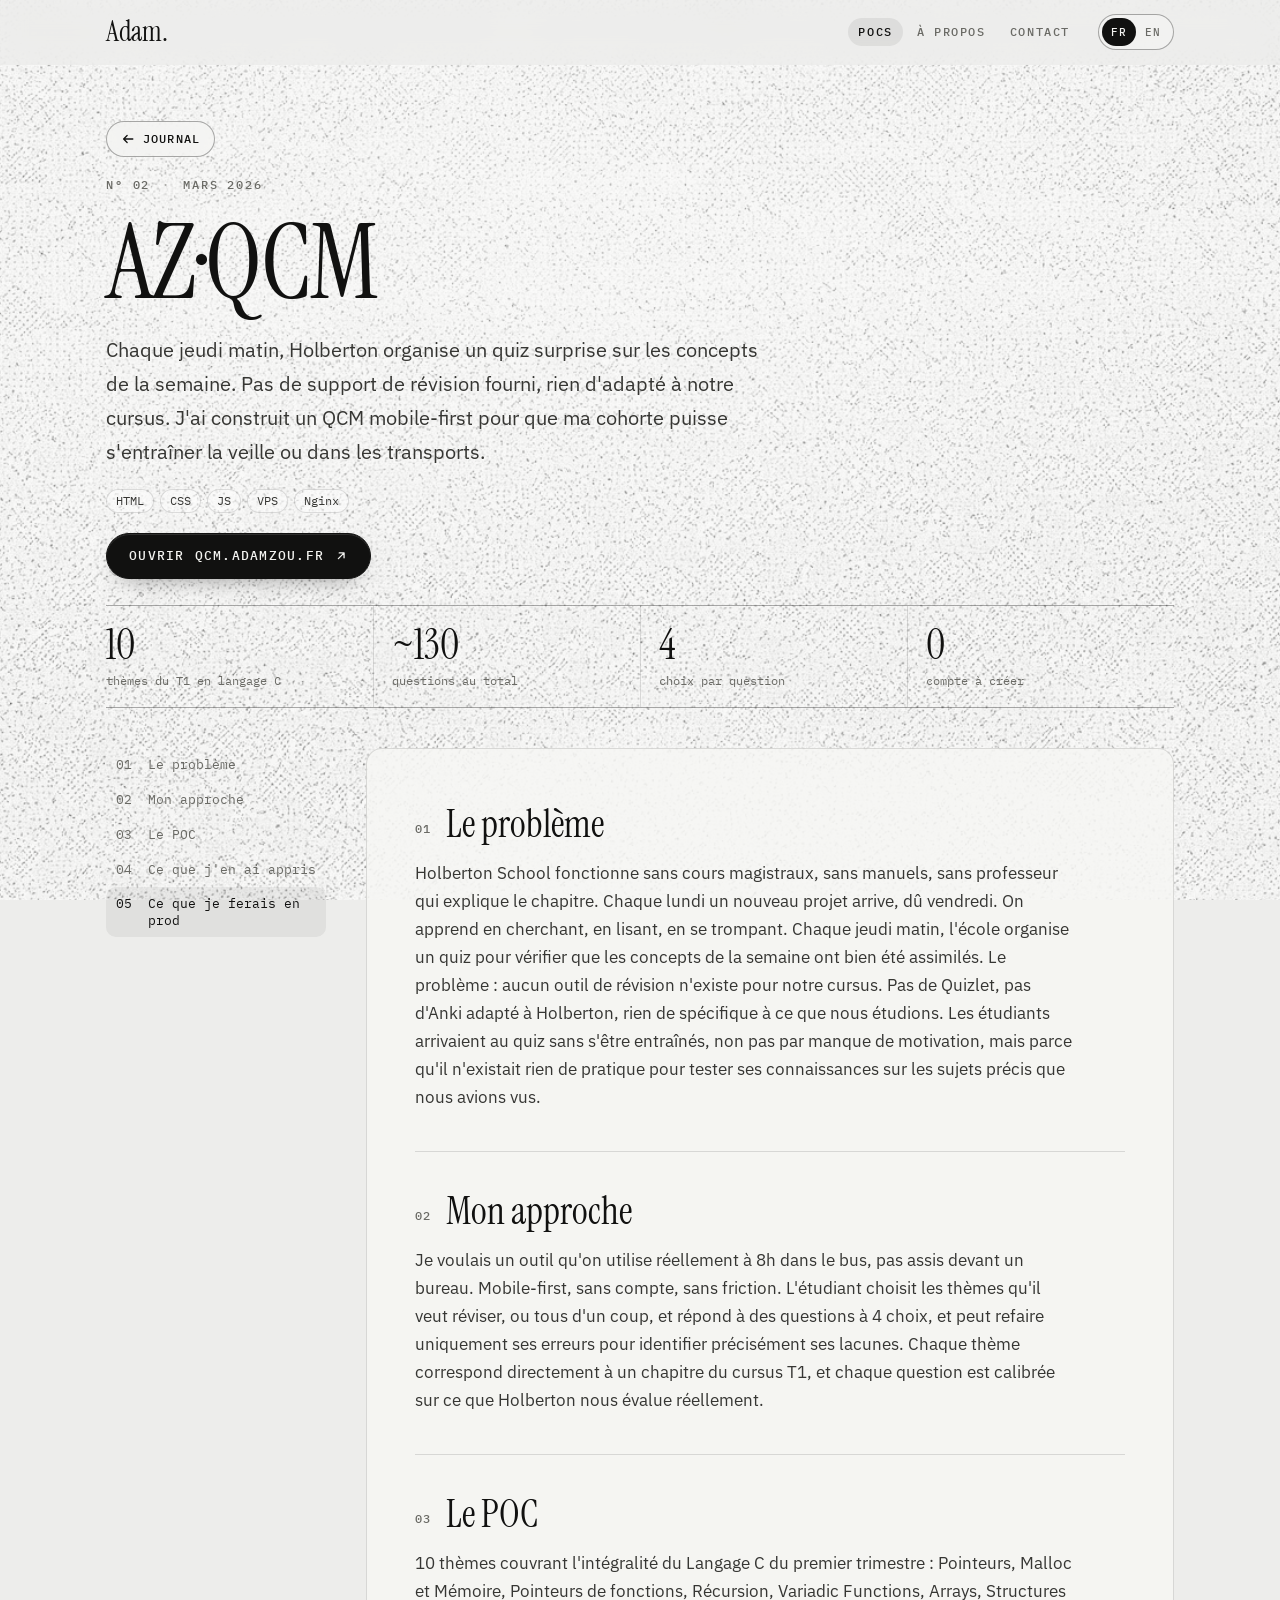
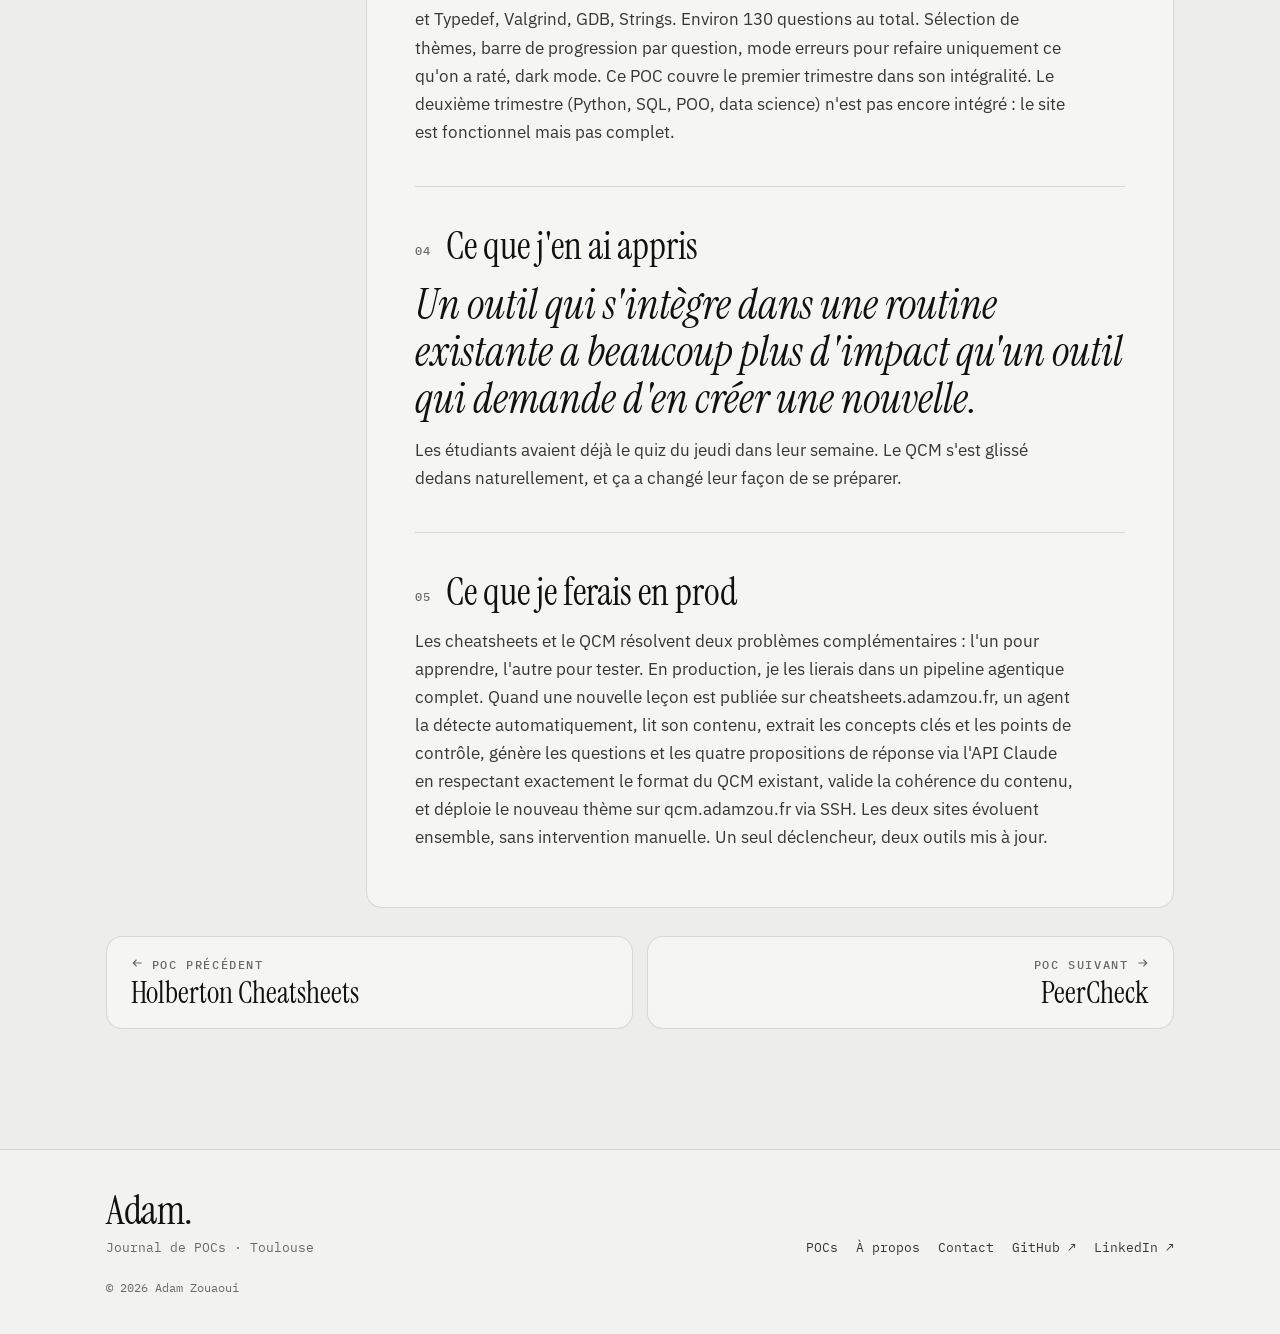
<file: claude-preview/pocs/az-qcm.html>
<!doctype html>
<html lang="fr" data-lang="fr" data-title-fr="AZ·QCM · Adam Zouaoui" data-title-en="AZ·QCM · Adam Zouaoui">
<head>
<meta charset="utf-8">
<meta name="viewport" content="width=device-width, initial-scale=1, viewport-fit=cover">
<title>AZ·QCM · Adam Zouaoui</title>
<meta name="description" content="Chaque jeudi matin, Holberton organise un quiz surprise sur les concepts de la semaine. Pas de support de révision fourni, rien d'adapté à notre cursus. J'ai construit un QCM mobile-first pour que ma cohorte puisse s'entraîner la veille ou dans les transports.">
<meta property="og:title" content="AZ·QCM · Adam Zouaoui">
<meta property="og:description" content="Chaque jeudi matin, Holberton organise un quiz surprise sur les concepts de la semaine. Pas de support de révision fourni, rien d'adapté à notre cursus. J'ai construit un QCM mobile-first pour que ma cohorte puisse s'entraîner la veille ou dans les transports.">
<meta name="theme-color" content="#ededeb">
<link rel="icon" href="data:image/svg+xml,%3Csvg xmlns='http://www.w3.org/2000/svg' viewBox='0 0 64 64'%3E%3Crect width='64' height='64' rx='14' fill='%23111110'/%3E%3Ctext x='50%25' y='54%25' text-anchor='middle' dominant-baseline='middle' font-family='Georgia,serif' font-size='40' fill='%23f4f4f1'%3EA.%3C/text%3E%3C/svg%3E">
<script>(function(d){var l='fr';try{var s=localStorage.getItem('az-lang');if(s==='en'||s==='fr')l=s}catch(e){}d.setAttribute('data-lang',l);d.lang=l;})(document.documentElement);</script>
<link rel="preload" as="image" href="../assets/background.webp">
<link rel="preconnect" href="https://fonts.googleapis.com">
<link rel="preconnect" href="https://fonts.gstatic.com" crossorigin>
<link rel="stylesheet" href="https://fonts.googleapis.com/css2?family=IBM+Plex+Mono:wght@400;500&family=IBM+Plex+Sans:ital,wght@0,400;0,500;1,400&family=Instrument+Serif:ital@0;1&display=swap">
<link rel="stylesheet" href="../css/site.css">
</head>
<body class="page-poc">
<a class="skip-link" href="#contenu"><span data-l="fr">Aller au contenu</span><span data-l="en" lang="en">Skip to content</span></a>
<div class="grain-bg grain-bg--static" aria-hidden="true"><img src="../assets/background.webp" alt="" draggable="false"></div>
<div class="portfolio">
<header class="site-header">
  <div class="wrap site-header__inner">
    <a class="logo" href="../index.html" data-aria-fr="Adam, accueil" data-aria-en="Adam, home" aria-label="Adam, accueil">Adam.</a>
    <nav class="nav" data-aria-fr="Navigation principale" data-aria-en="Main navigation" aria-label="Navigation principale">
      <a href="../index.html#journal" aria-current="page">POCs</a>
      <a href="../about.html"><span data-l="fr">À propos</span><span data-l="en" lang="en">About</span></a>
      <a href="../contact.html">Contact</a>
    </nav>
    <div class="lang" role="group" data-aria-fr="Langue" data-aria-en="Language" aria-label="Langue">
      <button type="button" data-set-lang="fr" aria-pressed="true" lang="fr">FR</button><button type="button" data-set-lang="en" aria-pressed="false" lang="en">EN</button>
    </div>
  </div>
</header>
<main id="contenu">
<article class="poc">
  <header class="wrap poc-head">
    <a class="btn btn--ghost btn--sm" href="../index.html#journal"><svg class="i-left" viewBox="0 0 16 16" width="14" height="14" aria-hidden="true" fill="none" stroke="currentColor" stroke-width="1.5" stroke-linecap="round" stroke-linejoin="round"><path d="M13.5 8H3M7 4 3 8l4 4"/></svg> Journal</a>
    <p class="eyebrow"><span>N° 02</span><span class="sep">·</span><time datetime="2026-03"><span data-l="fr">Mars 2026</span><span data-l="en" lang="en">March 2026</span></time></p>
    <h1 class="page-head__title" id="portfolio-title">AZ·QCM</h1>
    <p data-l="fr" class="page-head__lead">Chaque jeudi matin, Holberton organise un quiz surprise sur les concepts de la semaine. Pas de support de révision fourni, rien d'adapté à notre cursus. J'ai construit un QCM mobile-first pour que ma cohorte puisse s'entraîner la veille ou dans les transports.</p><p data-l="en" lang="en" class="page-head__lead">Every Thursday morning, Holberton runs a surprise quiz on the week's concepts. No revision tool provided, nothing built for our curriculum. I built a mobile-first quiz app so my cohort could practice the night before or on the commute.</p>
    <ul class="tags"><li>HTML</li><li>CSS</li><li>JS</li><li>VPS</li><li>Nginx</li></ul>
    <div class="actions">
      <a class="btn btn--solid" href="https://qcm.adamzou.fr" target="_blank" rel="noopener"><span data-l="fr">Ouvrir</span><span data-l="en" lang="en">Open</span> qcm.adamzou.fr <svg class="i-out" viewBox="0 0 16 16" width="14" height="14" aria-hidden="true" fill="none" stroke="currentColor" stroke-width="1.5" stroke-linecap="round" stroke-linejoin="round"><path d="M5 11 11 5M6 4.5h5.5V10"/></svg></a>
    </div>
    <dl class="facts"><div><dt><span data-l="fr">thèmes du T1 en langage C</span><span data-l="en" lang="en">T1 topics in C</span></dt><dd>10</dd></div><div><dt><span data-l="fr">questions au total</span><span data-l="en" lang="en">questions in total</span></dt><dd>~130</dd></div><div><dt><span data-l="fr">choix par question</span><span data-l="en" lang="en">choices per question</span></dt><dd>4</dd></div><div><dt><span data-l="fr">compte à créer</span><span data-l="en" lang="en">account to create</span></dt><dd>0</dd></div></dl>
  </header>
  <div class="wrap poc-body">
    <nav class="toc" data-aria-fr="Sommaire" data-aria-en="Contents" aria-label="Sommaire">
      <a href="#probleme"><span>01</span><span data-l="fr">Le problème</span><span data-l="en" lang="en">The problem</span></a>
      <a href="#approche"><span>02</span><span data-l="fr">Mon approche</span><span data-l="en" lang="en">My approach</span></a>
      <a href="#poc"><span>03</span><span data-l="fr">Le POC</span><span data-l="en" lang="en">The POC</span></a>
      <a href="#appris"><span>04</span><span data-l="fr">Ce que j'en ai appris</span><span data-l="en" lang="en">What I took away</span></a>
      <a href="#prod"><span>05</span><span data-l="fr">Ce que je ferais en prod</span><span data-l="en" lang="en">What I'd do in prod</span></a>
    </nav>
    <div class="poc-sections panel">
      <section class="poc-sec" id="probleme" aria-labelledby="probleme-t">
        <h2 id="probleme-t"><span class="n">01</span><span data-l="fr">Le problème</span><span data-l="en" lang="en">The problem</span></h2>
        <p data-l="fr">Holberton School fonctionne sans cours magistraux, sans manuels, sans professeur qui explique le chapitre. Chaque lundi un nouveau projet arrive, dû vendredi. On apprend en cherchant, en lisant, en se trompant. Chaque jeudi matin, l'école organise un quiz pour vérifier que les concepts de la semaine ont bien été assimilés. Le problème : aucun outil de révision n'existe pour notre cursus. Pas de Quizlet, pas d'Anki adapté à Holberton, rien de spécifique à ce que nous étudions. Les étudiants arrivaient au quiz sans s'être entraînés, non pas par manque de motivation, mais parce qu'il n'existait rien de pratique pour tester ses connaissances sur les sujets précis que nous avions vus.</p><p data-l="en" lang="en">Holberton School runs without lectures, textbooks, or teachers explaining the material. Every Monday a new project drops, due Friday. We learn by searching, reading, and making mistakes. Every Thursday morning, the school runs a quiz to check whether the week's concepts have actually sunk in. The problem: no revision tool exists for our curriculum. No Quizlet, no Anki adapted to Holberton, nothing specific to what we study. Students arrived at the quiz without having practiced, not from lack of motivation, but because nothing practical existed to test their knowledge on the exact topics we had covered.</p>
      </section>
      <section class="poc-sec" id="approche" aria-labelledby="approche-t">
        <h2 id="approche-t"><span class="n">02</span><span data-l="fr">Mon approche</span><span data-l="en" lang="en">My approach</span></h2>
        <p data-l="fr">Je voulais un outil qu'on utilise réellement à 8h dans le bus, pas assis devant un bureau. Mobile-first, sans compte, sans friction. L'étudiant choisit les thèmes qu'il veut réviser, ou tous d'un coup, et répond à des questions à 4 choix, et peut refaire uniquement ses erreurs pour identifier précisément ses lacunes. Chaque thème correspond directement à un chapitre du cursus T1, et chaque question est calibrée sur ce que Holberton nous évalue réellement.</p><p data-l="en" lang="en">I wanted a tool students would actually use at 8am on the bus, not sitting at a desk. Mobile-first, no account needed, no friction. Pick the topics you want to revise, or all at once, answer four-choice questions, and at the end redo only your mistakes to identify your gaps precisely. Every topic maps directly to a chapter from our T1 curriculum, and every question is calibrated to what Holberton actually tests us on.</p>
      </section>
      <section class="poc-sec" id="poc" aria-labelledby="poc-t">
        <h2 id="poc-t"><span class="n">03</span><span data-l="fr">Le POC</span><span data-l="en" lang="en">The POC</span></h2>
        <p data-l="fr">10 thèmes couvrant l'intégralité du Langage C du premier trimestre : Pointeurs, Malloc et Mémoire, Pointeurs de fonctions, Récursion, Variadic Functions, Arrays, Structures et Typedef, Valgrind, GDB, Strings. Environ 130 questions au total. Sélection de thèmes, barre de progression par question, mode erreurs pour refaire uniquement ce qu'on a raté, dark mode. Ce POC couvre le premier trimestre dans son intégralité. Le deuxième trimestre (Python, SQL, POO, data science) n'est pas encore intégré : le site est fonctionnel mais pas complet.</p><p data-l="en" lang="en">10 topics covering the entire T1 C curriculum: Pointers, Malloc and Memory, Function Pointers, Recursion, Variadic Functions, Arrays, Structures and Typedef, Valgrind, GDB, Strings. Around 130 questions in total. Topic selection, per-question progress bar, error-only mode to redo what you got wrong, dark mode. This POC covers the first semester in full. The second semester (Python, SQL, OOP, data science) is not yet integrated: the site works but is not complete.</p>
      </section>
      <section class="poc-sec poc-sec--lesson" id="appris" aria-labelledby="appris-t">
        <h2 id="appris-t"><span class="n">04</span><span data-l="fr">Ce que j'en ai appris</span><span data-l="en" lang="en">What I took away</span></h2>
        <p data-l="fr" class="lesson">Un outil qui s'intègre dans une routine existante a beaucoup plus d'impact qu'un outil qui demande d'en créer une nouvelle.</p><p data-l="en" lang="en" class="lesson">A tool that fits into an existing routine has far more impact than one that asks people to build a new one.</p>
        <p data-l="fr">Les étudiants avaient déjà le quiz du jeudi dans leur semaine. Le QCM s'est glissé dedans naturellement, et ça a changé leur façon de se préparer.</p><p data-l="en" lang="en">Students already had the Thursday quiz in their week. The QCM slipped into that naturally, and it changed the way they prepared.</p>
      </section>
      <section class="poc-sec" id="prod" aria-labelledby="prod-t">
        <h2 id="prod-t"><span class="n">05</span><span data-l="fr">Ce que je ferais en prod</span><span data-l="en" lang="en">What I'd do in prod</span></h2>
        <p data-l="fr">Les cheatsheets et le QCM résolvent deux problèmes complémentaires : l'un pour apprendre, l'autre pour tester. En production, je les lierais dans un pipeline agentique complet. Quand une nouvelle leçon est publiée sur cheatsheets.adamzou.fr, un agent la détecte automatiquement, lit son contenu, extrait les concepts clés et les points de contrôle, génère les questions et les quatre propositions de réponse via l'API Claude en respectant exactement le format du QCM existant, valide la cohérence du contenu, et déploie le nouveau thème sur qcm.adamzou.fr via SSH. Les deux sites évoluent ensemble, sans intervention manuelle. Un seul déclencheur, deux outils mis à jour.</p><p data-l="en" lang="en">The cheatsheets and the QCM solve two complementary problems: one to learn, one to test. In production, I'd link them in a full agentic pipeline. When a new lesson is published on cheatsheets.adamzou.fr, an agent detects it automatically, reads its content, extracts key concepts and checkpoints, generates the questions and four answer choices using the Claude API, matching the exact format of the existing QCM, validates the content for consistency, and deploys the new topic to qcm.adamzou.fr via SSH. Both sites evolve together, with no manual intervention. One trigger, two tools updated.</p>
      </section>
    </div>
  </div>
  <nav class="wrap poc-nav" data-aria-fr="Autres POCs" data-aria-en="Other POCs" aria-label="Autres POCs"><a class="panel prev" href="holberton-cheatsheets.html"><small><svg class="i-left" viewBox="0 0 16 16" width="12" height="12" aria-hidden="true" fill="none" stroke="currentColor" stroke-width="1.5" stroke-linecap="round" stroke-linejoin="round"><path d="M13.5 8H3M7 4 3 8l4 4"/></svg> <span data-l="fr">POC précédent</span><span data-l="en" lang="en">Previous POC</span></small><strong>Holberton Cheatsheets</strong></a><a class="panel next" href="peercheck.html"><small><span data-l="fr">POC suivant</span><span data-l="en" lang="en">Next POC</span> <svg class="i-right" viewBox="0 0 16 16" width="12" height="12" aria-hidden="true" fill="none" stroke="currentColor" stroke-width="1.5" stroke-linecap="round" stroke-linejoin="round"><path d="M2.5 8h10.5M9 4l4 4-4 4"/></svg></small><strong>PeerCheck</strong></a></nav>
</article>
</main>
<footer class="site-footer">
  <div class="wrap site-footer__inner">
    <p class="site-footer__sig"><a class="logo" href="../index.html">Adam.</a><span><span data-l="fr">Journal de POCs · Toulouse</span><span data-l="en" lang="en">POC Journal · Toulouse</span></span></p>
    <nav class="site-footer__links" data-aria-fr="Pied de page" data-aria-en="Footer" aria-label="Pied de page">
      <a href="../index.html#journal">POCs</a>
      <a href="../about.html"><span data-l="fr">À propos</span><span data-l="en" lang="en">About</span></a>
      <a href="../contact.html">Contact</a>
      <a href="https://github.com/Adamzou-lab" target="_blank" rel="noopener">GitHub ↗</a>
      <a href="https://www.linkedin.com/in/adamzouaoui/" target="_blank" rel="noopener">LinkedIn ↗</a>
    </nav>
    <p class="site-footer__legal">© 2026 Adam Zouaoui</p>
  </div>
</footer>
</div>
<script src="../js/site.js" defer></script>
</body>
</html>
</file>
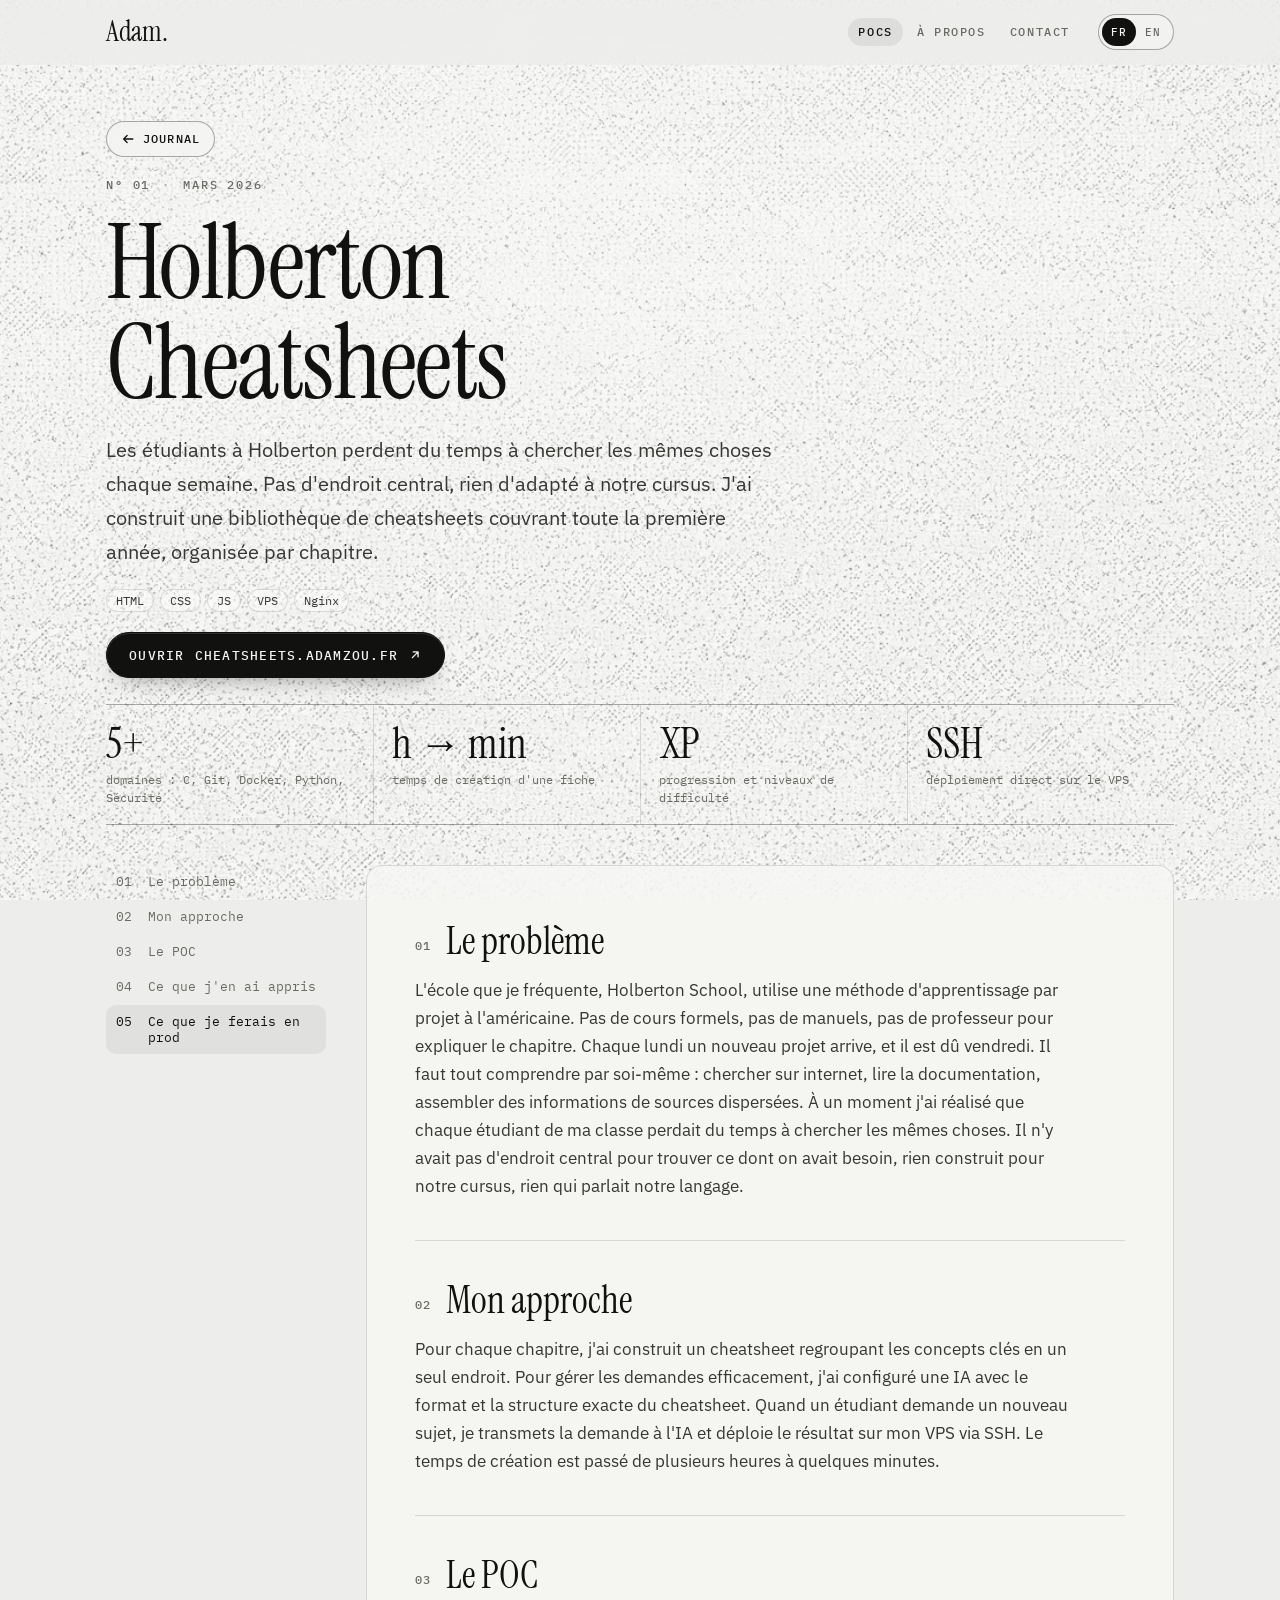
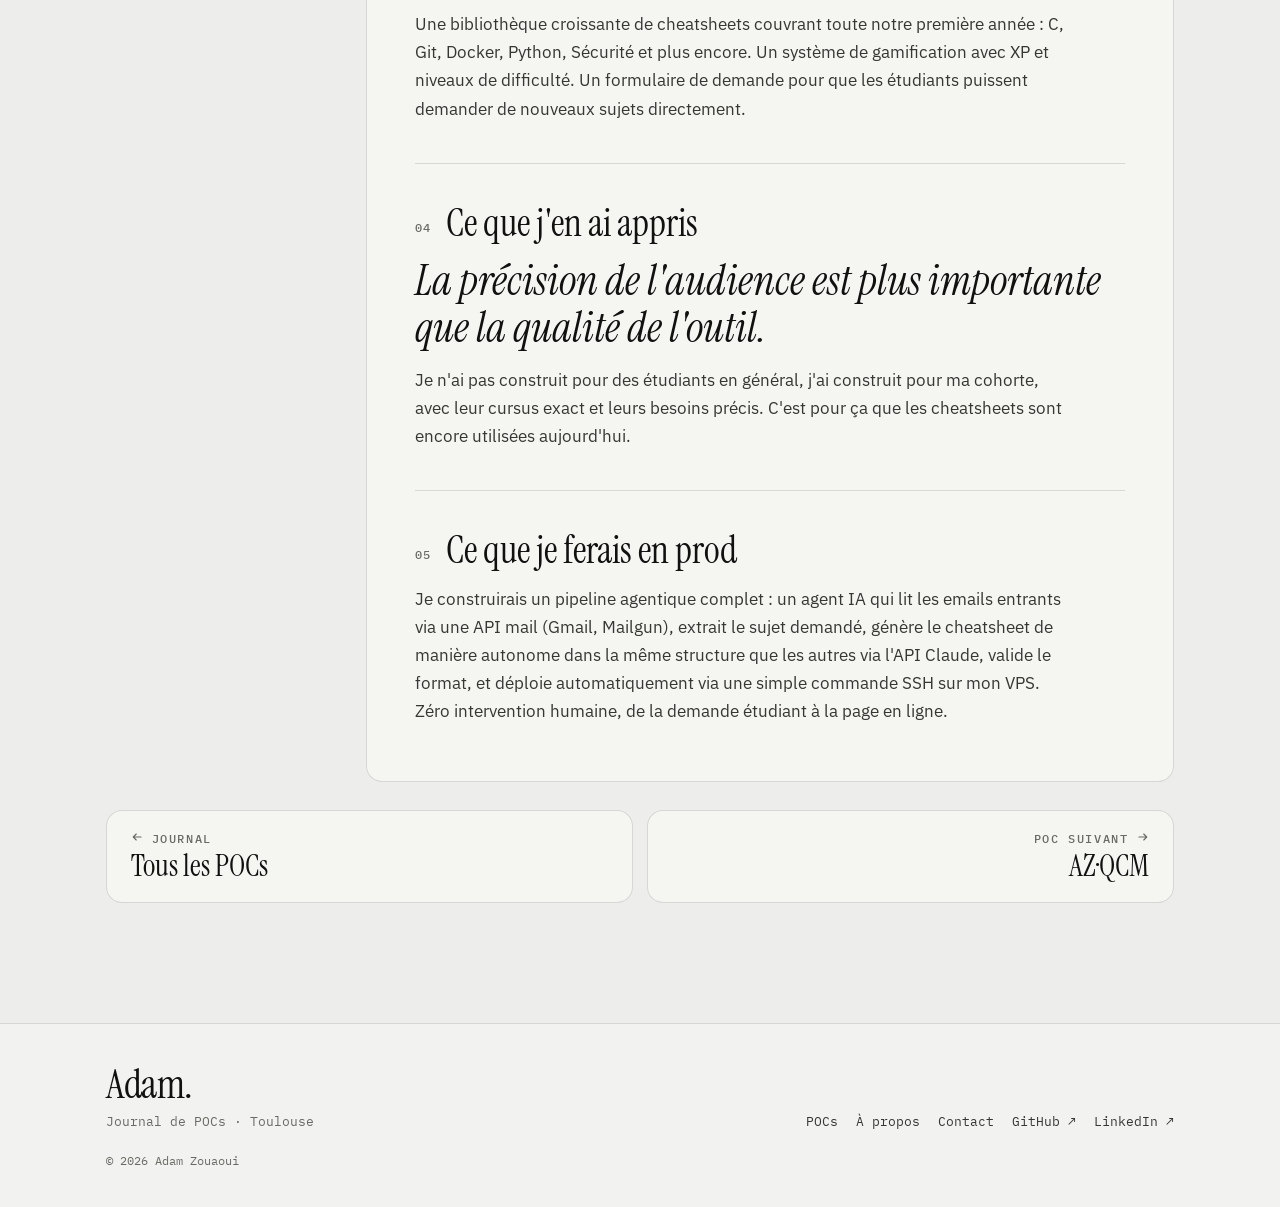
<file: claude-preview/pocs/holberton-cheatsheets.html>
<!doctype html>
<html lang="fr" data-lang="fr" data-title-fr="Holberton Cheatsheets · Adam Zouaoui" data-title-en="Holberton Cheatsheets · Adam Zouaoui">
<head>
<meta charset="utf-8">
<meta name="viewport" content="width=device-width, initial-scale=1, viewport-fit=cover">
<title>Holberton Cheatsheets · Adam Zouaoui</title>
<meta name="description" content="Les étudiants à Holberton perdent du temps à chercher les mêmes choses chaque semaine. Pas d'endroit central, rien d'adapté à notre cursus. J'ai construit une bibliothèque de cheatsheets couvrant toute la première année, organisée par chapitre.">
<meta property="og:title" content="Holberton Cheatsheets · Adam Zouaoui">
<meta property="og:description" content="Les étudiants à Holberton perdent du temps à chercher les mêmes choses chaque semaine. Pas d'endroit central, rien d'adapté à notre cursus. J'ai construit une bibliothèque de cheatsheets couvrant toute la première année, organisée par chapitre.">
<meta name="theme-color" content="#ededeb">
<link rel="icon" href="data:image/svg+xml,%3Csvg xmlns='http://www.w3.org/2000/svg' viewBox='0 0 64 64'%3E%3Crect width='64' height='64' rx='14' fill='%23111110'/%3E%3Ctext x='50%25' y='54%25' text-anchor='middle' dominant-baseline='middle' font-family='Georgia,serif' font-size='40' fill='%23f4f4f1'%3EA.%3C/text%3E%3C/svg%3E">
<script>(function(d){var l='fr';try{var s=localStorage.getItem('az-lang');if(s==='en'||s==='fr')l=s}catch(e){}d.setAttribute('data-lang',l);d.lang=l;})(document.documentElement);</script>
<link rel="preload" as="image" href="../assets/background.webp">
<link rel="preconnect" href="https://fonts.googleapis.com">
<link rel="preconnect" href="https://fonts.gstatic.com" crossorigin>
<link rel="stylesheet" href="https://fonts.googleapis.com/css2?family=IBM+Plex+Mono:wght@400;500&family=IBM+Plex+Sans:ital,wght@0,400;0,500;1,400&family=Instrument+Serif:ital@0;1&display=swap">
<link rel="stylesheet" href="../css/site.css">
</head>
<body class="page-poc">
<a class="skip-link" href="#contenu"><span data-l="fr">Aller au contenu</span><span data-l="en" lang="en">Skip to content</span></a>
<div class="grain-bg grain-bg--static" aria-hidden="true"><img src="../assets/background.webp" alt="" draggable="false"></div>
<div class="portfolio">
<header class="site-header">
  <div class="wrap site-header__inner">
    <a class="logo" href="../index.html" data-aria-fr="Adam, accueil" data-aria-en="Adam, home" aria-label="Adam, accueil">Adam.</a>
    <nav class="nav" data-aria-fr="Navigation principale" data-aria-en="Main navigation" aria-label="Navigation principale">
      <a href="../index.html#journal" aria-current="page">POCs</a>
      <a href="../about.html"><span data-l="fr">À propos</span><span data-l="en" lang="en">About</span></a>
      <a href="../contact.html">Contact</a>
    </nav>
    <div class="lang" role="group" data-aria-fr="Langue" data-aria-en="Language" aria-label="Langue">
      <button type="button" data-set-lang="fr" aria-pressed="true" lang="fr">FR</button><button type="button" data-set-lang="en" aria-pressed="false" lang="en">EN</button>
    </div>
  </div>
</header>
<main id="contenu">
<article class="poc">
  <header class="wrap poc-head">
    <a class="btn btn--ghost btn--sm" href="../index.html#journal"><svg class="i-left" viewBox="0 0 16 16" width="14" height="14" aria-hidden="true" fill="none" stroke="currentColor" stroke-width="1.5" stroke-linecap="round" stroke-linejoin="round"><path d="M13.5 8H3M7 4 3 8l4 4"/></svg> Journal</a>
    <p class="eyebrow"><span>N° 01</span><span class="sep">·</span><time datetime="2026-03"><span data-l="fr">Mars 2026</span><span data-l="en" lang="en">March 2026</span></time></p>
    <h1 class="page-head__title" id="portfolio-title">Holberton Cheatsheets</h1>
    <p data-l="fr" class="page-head__lead">Les étudiants à Holberton perdent du temps à chercher les mêmes choses chaque semaine. Pas d'endroit central, rien d'adapté à notre cursus. J'ai construit une bibliothèque de cheatsheets couvrant toute la première année, organisée par chapitre.</p><p data-l="en" lang="en" class="page-head__lead">Students at Holberton lose time searching the same things every week. No central place, nothing built for our curriculum. I built a cheatsheet library covering our entire first year, organized by chapter.</p>
    <ul class="tags"><li>HTML</li><li>CSS</li><li>JS</li><li>VPS</li><li>Nginx</li></ul>
    <div class="actions">
      <a class="btn btn--solid" href="https://cheatsheets.adamzou.fr" target="_blank" rel="noopener"><span data-l="fr">Ouvrir</span><span data-l="en" lang="en">Open</span> cheatsheets.adamzou.fr <svg class="i-out" viewBox="0 0 16 16" width="14" height="14" aria-hidden="true" fill="none" stroke="currentColor" stroke-width="1.5" stroke-linecap="round" stroke-linejoin="round"><path d="M5 11 11 5M6 4.5h5.5V10"/></svg></a>
    </div>
    <dl class="facts"><div><dt><span data-l="fr">domaines : C, Git, Docker, Python, Sécurité</span><span data-l="en" lang="en">areas: C, Git, Docker, Python, Security</span></dt><dd>5+</dd></div><div><dt><span data-l="fr">temps de création d'une fiche</span><span data-l="en" lang="en">time to create a sheet</span></dt><dd>h → min</dd></div><div><dt><span data-l="fr">progression et niveaux de difficulté</span><span data-l="en" lang="en">progress and difficulty levels</span></dt><dd>XP</dd></div><div><dt><span data-l="fr">déploiement direct sur le VPS</span><span data-l="en" lang="en">direct deploy to the VPS</span></dt><dd>SSH</dd></div></dl>
  </header>
  <div class="wrap poc-body">
    <nav class="toc" data-aria-fr="Sommaire" data-aria-en="Contents" aria-label="Sommaire">
      <a href="#probleme"><span>01</span><span data-l="fr">Le problème</span><span data-l="en" lang="en">The problem</span></a>
      <a href="#approche"><span>02</span><span data-l="fr">Mon approche</span><span data-l="en" lang="en">My approach</span></a>
      <a href="#poc"><span>03</span><span data-l="fr">Le POC</span><span data-l="en" lang="en">The POC</span></a>
      <a href="#appris"><span>04</span><span data-l="fr">Ce que j'en ai appris</span><span data-l="en" lang="en">What I took away</span></a>
      <a href="#prod"><span>05</span><span data-l="fr">Ce que je ferais en prod</span><span data-l="en" lang="en">What I'd do in prod</span></a>
    </nav>
    <div class="poc-sections panel">
      <section class="poc-sec" id="probleme" aria-labelledby="probleme-t">
        <h2 id="probleme-t"><span class="n">01</span><span data-l="fr">Le problème</span><span data-l="en" lang="en">The problem</span></h2>
        <p data-l="fr">L'école que je fréquente, Holberton School, utilise une méthode d'apprentissage par projet à l'américaine. Pas de cours formels, pas de manuels, pas de professeur pour expliquer le chapitre. Chaque lundi un nouveau projet arrive, et il est dû vendredi. Il faut tout comprendre par soi-même : chercher sur internet, lire la documentation, assembler des informations de sources dispersées. À un moment j'ai réalisé que chaque étudiant de ma classe perdait du temps à chercher les mêmes choses. Il n'y avait pas d'endroit central pour trouver ce dont on avait besoin, rien construit pour notre cursus, rien qui parlait notre langage.</p><p data-l="en" lang="en">The school I attend, Holberton School, uses an American project-based learning method. There are no formal lessons, no textbooks, no teacher explaining the chapter. Every Monday a new project drops, and it's due Friday. We have to figure everything out by ourselves: searching the internet, reading documentation, piecing things together from scattered sources. At some point I realized that every student in my class was losing time searching for the same things. There was no central place to find what we needed, nothing built for our curriculum, nothing that spoke our language.</p>
      </section>
      <section class="poc-sec" id="approche" aria-labelledby="approche-t">
        <h2 id="approche-t"><span class="n">02</span><span data-l="fr">Mon approche</span><span data-l="en" lang="en">My approach</span></h2>
        <p data-l="fr">Pour chaque chapitre, j'ai construit un cheatsheet regroupant les concepts clés en un seul endroit. Pour gérer les demandes efficacement, j'ai configuré une IA avec le format et la structure exacte du cheatsheet. Quand un étudiant demande un nouveau sujet, je transmets la demande à l'IA et déploie le résultat sur mon VPS via SSH. Le temps de création est passé de plusieurs heures à quelques minutes.</p><p data-l="en" lang="en">For each chapter, I built a cheatsheet grouping the key concepts of that chapter in one place. To handle student requests efficiently, I configured an AI with the exact cheatsheet format and structure. When a student asks for a new topic, I feed the request to the AI and deploy the output to my VPS via SSH. Creation time went from hours to minutes.</p>
      </section>
      <section class="poc-sec" id="poc" aria-labelledby="poc-t">
        <h2 id="poc-t"><span class="n">03</span><span data-l="fr">Le POC</span><span data-l="en" lang="en">The POC</span></h2>
        <p data-l="fr">Une bibliothèque croissante de cheatsheets couvrant toute notre première année : C, Git, Docker, Python, Sécurité et plus encore. Un système de gamification avec XP et niveaux de difficulté. Un formulaire de demande pour que les étudiants puissent demander de nouveaux sujets directement.</p><p data-l="en" lang="en">A growing library of cheatsheets covering our entire first year curriculum: C, Git, Docker, Python, Security and more. A gamification system with XP and difficulty levels. A request form so students can ask for new topics directly.</p>
      </section>
      <section class="poc-sec poc-sec--lesson" id="appris" aria-labelledby="appris-t">
        <h2 id="appris-t"><span class="n">04</span><span data-l="fr">Ce que j'en ai appris</span><span data-l="en" lang="en">What I took away</span></h2>
        <p data-l="fr" class="lesson">La précision de l'audience est plus importante que la qualité de l'outil.</p><p data-l="en" lang="en" class="lesson">Precision of audience matters more than quality of the tool.</p>
        <p data-l="fr">Je n'ai pas construit pour des étudiants en général, j'ai construit pour ma cohorte, avec leur cursus exact et leurs besoins précis. C'est pour ça que les cheatsheets sont encore utilisées aujourd'hui.</p><p data-l="en" lang="en">I didn't build for students in general, I built for my cohort, with their exact curriculum and their specific needs. That's why the cheatsheets are still being used today.</p>
      </section>
      <section class="poc-sec" id="prod" aria-labelledby="prod-t">
        <h2 id="prod-t"><span class="n">05</span><span data-l="fr">Ce que je ferais en prod</span><span data-l="en" lang="en">What I'd do in prod</span></h2>
        <p data-l="fr">Je construirais un pipeline agentique complet : un agent IA qui lit les emails entrants via une API mail (Gmail, Mailgun), extrait le sujet demandé, génère le cheatsheet de manière autonome dans la même structure que les autres via l'API Claude, valide le format, et déploie automatiquement via une simple commande SSH sur mon VPS. Zéro intervention humaine, de la demande étudiant à la page en ligne.</p><p data-l="en" lang="en">I'd build a full agentic pipeline: an AI agent that reads incoming emails via a mail API (Gmail, Mailgun), extracts the requested topic, generates the cheatsheet autonomously in the exact same structure as the others using the Claude API, validates the format, and deploys automatically via a simple SSH command to my VPS. Zero human intervention, from student request to live page.</p>
      </section>
    </div>
  </div>
  <nav class="wrap poc-nav" data-aria-fr="Autres POCs" data-aria-en="Other POCs" aria-label="Autres POCs"><a class="panel prev" href="../index.html#journal"><small><svg class="i-left" viewBox="0 0 16 16" width="12" height="12" aria-hidden="true" fill="none" stroke="currentColor" stroke-width="1.5" stroke-linecap="round" stroke-linejoin="round"><path d="M13.5 8H3M7 4 3 8l4 4"/></svg> Journal</small><strong><span data-l="fr">Tous les POCs</span><span data-l="en" lang="en">All POCs</span></strong></a><a class="panel next" href="az-qcm.html"><small><span data-l="fr">POC suivant</span><span data-l="en" lang="en">Next POC</span> <svg class="i-right" viewBox="0 0 16 16" width="12" height="12" aria-hidden="true" fill="none" stroke="currentColor" stroke-width="1.5" stroke-linecap="round" stroke-linejoin="round"><path d="M2.5 8h10.5M9 4l4 4-4 4"/></svg></small><strong>AZ·QCM</strong></a></nav>
</article>
</main>
<footer class="site-footer">
  <div class="wrap site-footer__inner">
    <p class="site-footer__sig"><a class="logo" href="../index.html">Adam.</a><span><span data-l="fr">Journal de POCs · Toulouse</span><span data-l="en" lang="en">POC Journal · Toulouse</span></span></p>
    <nav class="site-footer__links" data-aria-fr="Pied de page" data-aria-en="Footer" aria-label="Pied de page">
      <a href="../index.html#journal">POCs</a>
      <a href="../about.html"><span data-l="fr">À propos</span><span data-l="en" lang="en">About</span></a>
      <a href="../contact.html">Contact</a>
      <a href="https://github.com/Adamzou-lab" target="_blank" rel="noopener">GitHub ↗</a>
      <a href="https://www.linkedin.com/in/adamzouaoui/" target="_blank" rel="noopener">LinkedIn ↗</a>
    </nav>
    <p class="site-footer__legal">© 2026 Adam Zouaoui</p>
  </div>
</footer>
</div>
<script src="../js/site.js" defer></script>
</body>
</html>
</file>
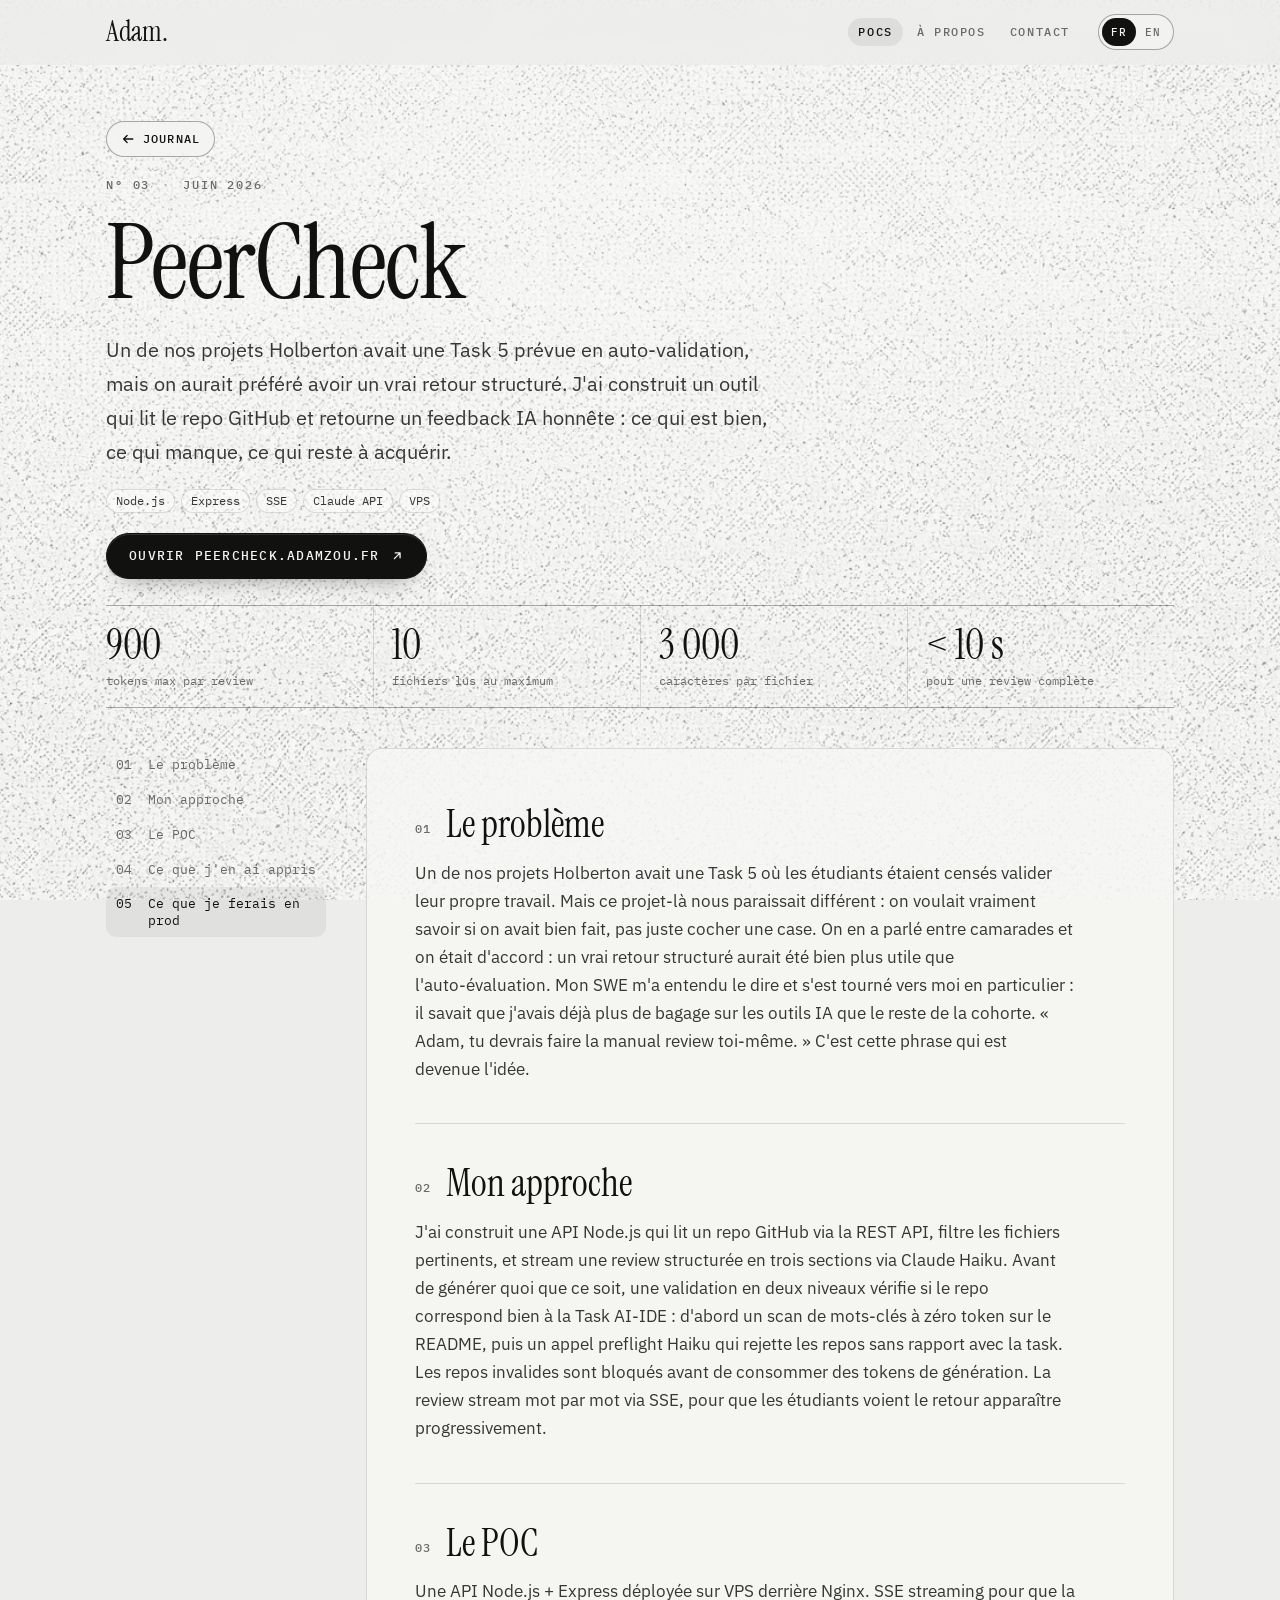
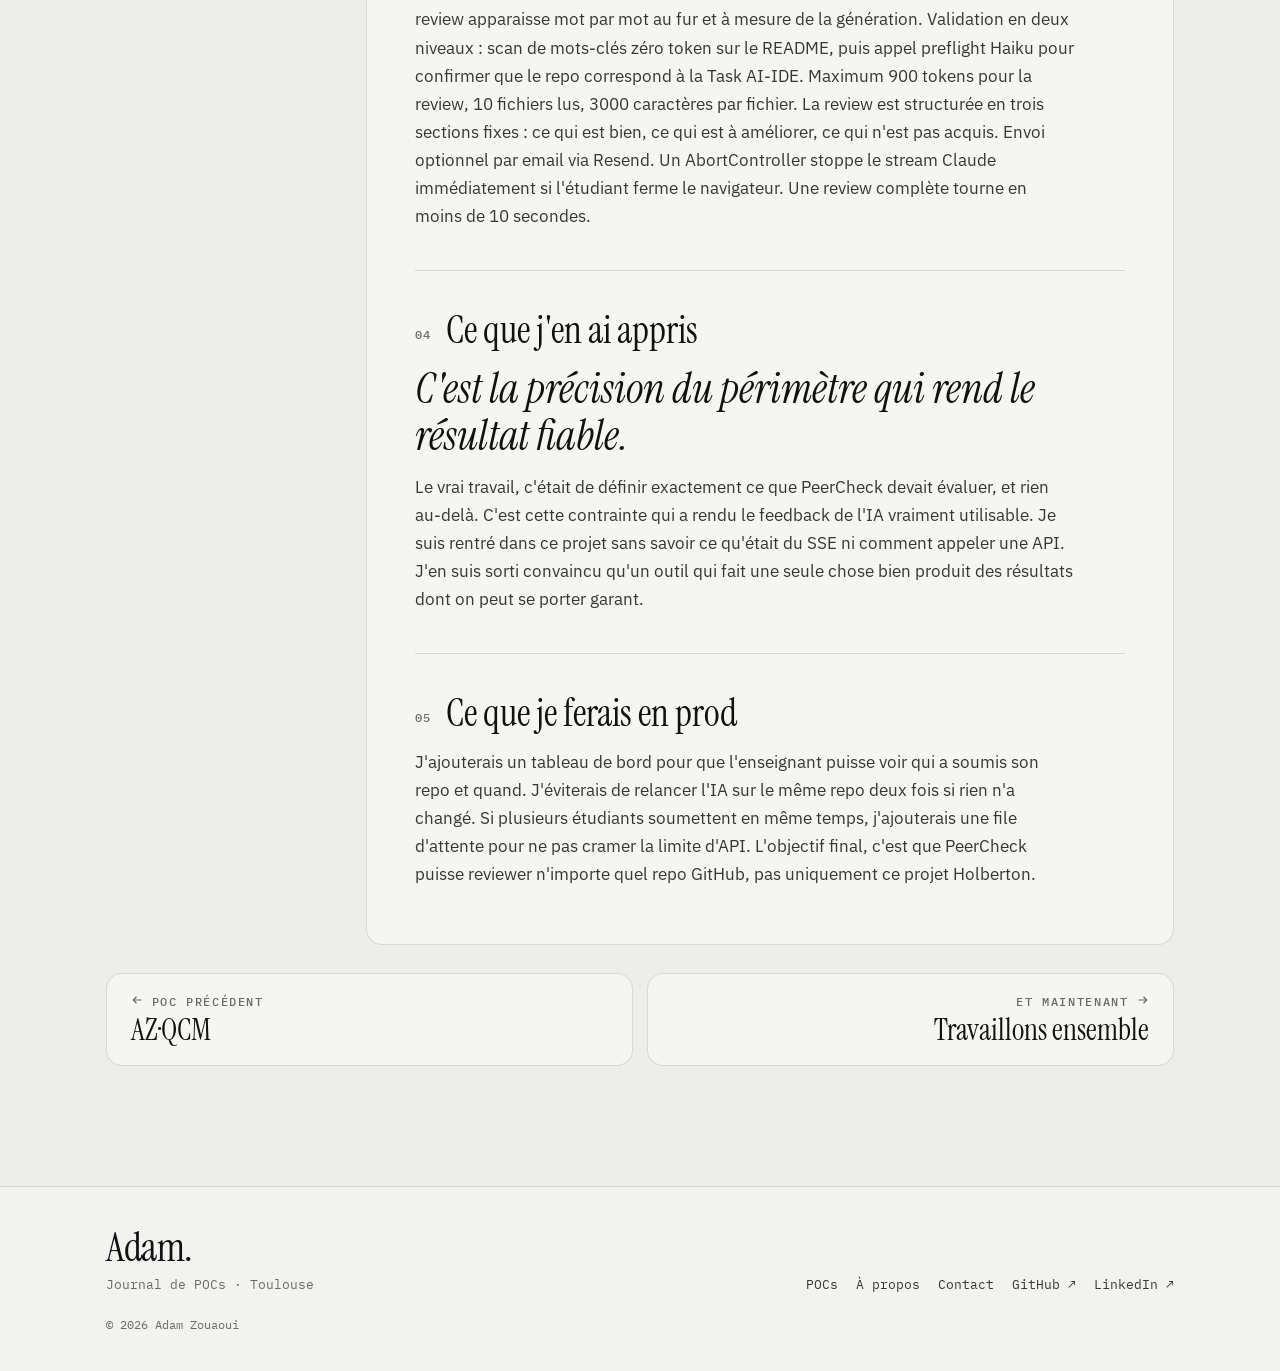
<file: claude-preview/pocs/peercheck.html>
<!doctype html>
<html lang="fr" data-lang="fr" data-title-fr="PeerCheck · Adam Zouaoui" data-title-en="PeerCheck · Adam Zouaoui">
<head>
<meta charset="utf-8">
<meta name="viewport" content="width=device-width, initial-scale=1, viewport-fit=cover">
<title>PeerCheck · Adam Zouaoui</title>
<meta name="description" content="Un de nos projets Holberton avait une Task 5 prévue en auto-validation, mais on aurait préféré avoir un vrai retour structuré. J'ai construit un outil qui lit le repo GitHub et retourne un feedback IA honnête : ce qui est bien, ce qui manque, ce qui reste à acquérir.">
<meta property="og:title" content="PeerCheck · Adam Zouaoui">
<meta property="og:description" content="Un de nos projets Holberton avait une Task 5 prévue en auto-validation, mais on aurait préféré avoir un vrai retour structuré. J'ai construit un outil qui lit le repo GitHub et retourne un feedback IA honnête : ce qui est bien, ce qui manque, ce qui reste à acquérir.">
<meta name="theme-color" content="#ededeb">
<link rel="icon" href="data:image/svg+xml,%3Csvg xmlns='http://www.w3.org/2000/svg' viewBox='0 0 64 64'%3E%3Crect width='64' height='64' rx='14' fill='%23111110'/%3E%3Ctext x='50%25' y='54%25' text-anchor='middle' dominant-baseline='middle' font-family='Georgia,serif' font-size='40' fill='%23f4f4f1'%3EA.%3C/text%3E%3C/svg%3E">
<script>(function(d){var l='fr';try{var s=localStorage.getItem('az-lang');if(s==='en'||s==='fr')l=s}catch(e){}d.setAttribute('data-lang',l);d.lang=l;})(document.documentElement);</script>
<link rel="preload" as="image" href="../assets/background.webp">
<link rel="preconnect" href="https://fonts.googleapis.com">
<link rel="preconnect" href="https://fonts.gstatic.com" crossorigin>
<link rel="stylesheet" href="https://fonts.googleapis.com/css2?family=IBM+Plex+Mono:wght@400;500&family=IBM+Plex+Sans:ital,wght@0,400;0,500;1,400&family=Instrument+Serif:ital@0;1&display=swap">
<link rel="stylesheet" href="../css/site.css">
</head>
<body class="page-poc">
<a class="skip-link" href="#contenu"><span data-l="fr">Aller au contenu</span><span data-l="en" lang="en">Skip to content</span></a>
<div class="grain-bg grain-bg--static" aria-hidden="true"><img src="../assets/background.webp" alt="" draggable="false"></div>
<div class="portfolio">
<header class="site-header">
  <div class="wrap site-header__inner">
    <a class="logo" href="../index.html" data-aria-fr="Adam, accueil" data-aria-en="Adam, home" aria-label="Adam, accueil">Adam.</a>
    <nav class="nav" data-aria-fr="Navigation principale" data-aria-en="Main navigation" aria-label="Navigation principale">
      <a href="../index.html#journal" aria-current="page">POCs</a>
      <a href="../about.html"><span data-l="fr">À propos</span><span data-l="en" lang="en">About</span></a>
      <a href="../contact.html">Contact</a>
    </nav>
    <div class="lang" role="group" data-aria-fr="Langue" data-aria-en="Language" aria-label="Langue">
      <button type="button" data-set-lang="fr" aria-pressed="true" lang="fr">FR</button><button type="button" data-set-lang="en" aria-pressed="false" lang="en">EN</button>
    </div>
  </div>
</header>
<main id="contenu">
<article class="poc">
  <header class="wrap poc-head">
    <a class="btn btn--ghost btn--sm" href="../index.html#journal"><svg class="i-left" viewBox="0 0 16 16" width="14" height="14" aria-hidden="true" fill="none" stroke="currentColor" stroke-width="1.5" stroke-linecap="round" stroke-linejoin="round"><path d="M13.5 8H3M7 4 3 8l4 4"/></svg> Journal</a>
    <p class="eyebrow"><span>N° 03</span><span class="sep">·</span><time datetime="2026-06"><span data-l="fr">Juin 2026</span><span data-l="en" lang="en">June 2026</span></time></p>
    <h1 class="page-head__title" id="portfolio-title">PeerCheck</h1>
    <p data-l="fr" class="page-head__lead">Un de nos projets Holberton avait une Task 5 prévue en auto-validation, mais on aurait préféré avoir un vrai retour structuré. J'ai construit un outil qui lit le repo GitHub et retourne un feedback IA honnête : ce qui est bien, ce qui manque, ce qui reste à acquérir.</p><p data-l="en" lang="en" class="page-head__lead">One of our Holberton projects had a Task 5 designed as self-validation, but a real structured review would have been far more valuable. I built a tool that reads the GitHub repo and returns honest AI feedback: what works, what to improve, what's missing.</p>
    <ul class="tags"><li>Node.js</li><li>Express</li><li>SSE</li><li>Claude API</li><li>VPS</li></ul>
    <div class="actions">
      <a class="btn btn--solid" href="https://peercheck.adamzou.fr" target="_blank" rel="noopener"><span data-l="fr">Ouvrir</span><span data-l="en" lang="en">Open</span> peercheck.adamzou.fr <svg class="i-out" viewBox="0 0 16 16" width="14" height="14" aria-hidden="true" fill="none" stroke="currentColor" stroke-width="1.5" stroke-linecap="round" stroke-linejoin="round"><path d="M5 11 11 5M6 4.5h5.5V10"/></svg></a>
    </div>
    <dl class="facts"><div><dt><span data-l="fr">tokens max par review</span><span data-l="en" lang="en">max tokens per review</span></dt><dd>900</dd></div><div><dt><span data-l="fr">fichiers lus au maximum</span><span data-l="en" lang="en">files read at most</span></dt><dd>10</dd></div><div><dt><span data-l="fr">caractères par fichier</span><span data-l="en" lang="en">characters per file</span></dt><dd>3 000</dd></div><div><dt><span data-l="fr">pour une review complète</span><span data-l="en" lang="en">for a full review</span></dt><dd>&lt; 10 s</dd></div></dl>
  </header>
  <div class="wrap poc-body">
    <nav class="toc" data-aria-fr="Sommaire" data-aria-en="Contents" aria-label="Sommaire">
      <a href="#probleme"><span>01</span><span data-l="fr">Le problème</span><span data-l="en" lang="en">The problem</span></a>
      <a href="#approche"><span>02</span><span data-l="fr">Mon approche</span><span data-l="en" lang="en">My approach</span></a>
      <a href="#poc"><span>03</span><span data-l="fr">Le POC</span><span data-l="en" lang="en">The POC</span></a>
      <a href="#appris"><span>04</span><span data-l="fr">Ce que j'en ai appris</span><span data-l="en" lang="en">What I took away</span></a>
      <a href="#prod"><span>05</span><span data-l="fr">Ce que je ferais en prod</span><span data-l="en" lang="en">What I'd do in prod</span></a>
    </nav>
    <div class="poc-sections panel">
      <section class="poc-sec" id="probleme" aria-labelledby="probleme-t">
        <h2 id="probleme-t"><span class="n">01</span><span data-l="fr">Le problème</span><span data-l="en" lang="en">The problem</span></h2>
        <p data-l="fr">Un de nos projets Holberton avait une Task 5 où les étudiants étaient censés valider leur propre travail. Mais ce projet-là nous paraissait différent : on voulait vraiment savoir si on avait bien fait, pas juste cocher une case. On en a parlé entre camarades et on était d'accord : un vrai retour structuré aurait été bien plus utile que l'auto-évaluation. Mon SWE m'a entendu le dire et s'est tourné vers moi en particulier : il savait que j'avais déjà plus de bagage sur les outils IA que le reste de la cohorte. « Adam, tu devrais faire la manual review toi-même. » C'est cette phrase qui est devenue l'idée.</p><p data-l="en" lang="en">One of our Holberton projects had a Task 5 where students were supposed to validate their own work. But this particular project felt different. We genuinely wanted to know if we'd done it right, not just tick a box. My classmates and I talked about it and agreed: a real structured review would have been far more useful than self-assessment. My SWE heard me say that and turned to me specifically: he knew I already had more background with AI tools than the rest of the cohort. “Adam, you should do the manual review yourself.” That comment became the idea.</p>
      </section>
      <section class="poc-sec" id="approche" aria-labelledby="approche-t">
        <h2 id="approche-t"><span class="n">02</span><span data-l="fr">Mon approche</span><span data-l="en" lang="en">My approach</span></h2>
        <p data-l="fr">J'ai construit une API Node.js qui lit un repo GitHub via la REST API, filtre les fichiers pertinents, et stream une review structurée en trois sections via Claude Haiku. Avant de générer quoi que ce soit, une validation en deux niveaux vérifie si le repo correspond bien à la Task AI-IDE : d'abord un scan de mots-clés à zéro token sur le README, puis un appel preflight Haiku qui rejette les repos sans rapport avec la task. Les repos invalides sont bloqués avant de consommer des tokens de génération. La review stream mot par mot via SSE, pour que les étudiants voient le retour apparaître progressivement.</p><p data-l="en" lang="en">I built a Node.js API that reads a GitHub repo through the REST API, filters the relevant files, and streams a structured three-section review using Claude Haiku. Before generating anything, a two-tier validation step checks whether the repo actually matches the AI-IDE task: first a zero-token keyword scan on the README, then a Haiku preflight call that rejects repos unrelated to the task. This way, invalid repos are blocked before consuming any generation tokens. The review streams word by word via SSE, so students see the output appear progressively rather than waiting for a full response.</p>
      </section>
      <section class="poc-sec" id="poc" aria-labelledby="poc-t">
        <h2 id="poc-t"><span class="n">03</span><span data-l="fr">Le POC</span><span data-l="en" lang="en">The POC</span></h2>
        <p data-l="fr">Une API Node.js + Express déployée sur VPS derrière Nginx. SSE streaming pour que la review apparaisse mot par mot au fur et à mesure de la génération. Validation en deux niveaux : scan de mots-clés zéro token sur le README, puis appel preflight Haiku pour confirmer que le repo correspond à la Task AI-IDE. Maximum 900 tokens pour la review, 10 fichiers lus, 3000 caractères par fichier. La review est structurée en trois sections fixes : ce qui est bien, ce qui est à améliorer, ce qui n'est pas acquis. Envoi optionnel par email via Resend. Un AbortController stoppe le stream Claude immédiatement si l'étudiant ferme le navigateur. Une review complète tourne en moins de 10 secondes.</p><p data-l="en" lang="en">A Node.js + Express API deployed on VPS behind Nginx. SSE streaming so the review appears word by word as it generates. Two-tier validation: zero-token keyword check on the README, then a Haiku preflight call to confirm the repo matches the AI-IDE task. Max 900 tokens for the review, max 10 files read, 3000 characters per file. The review is structured in three fixed sections: what works, what to improve, what is not yet mastered. Optional email delivery via Resend. An AbortController stops the Claude stream immediately if the student closes the browser. A full review runs in under 10 seconds.</p>
      </section>
      <section class="poc-sec poc-sec--lesson" id="appris" aria-labelledby="appris-t">
        <h2 id="appris-t"><span class="n">04</span><span data-l="fr">Ce que j'en ai appris</span><span data-l="en" lang="en">What I took away</span></h2>
        <p data-l="fr" class="lesson">C'est la précision du périmètre qui rend le résultat fiable.</p><p data-l="en" lang="en" class="lesson">Constraining the scope is what makes the output trustworthy.</p>
        <p data-l="fr">Le vrai travail, c'était de définir exactement ce que PeerCheck devait évaluer, et rien au-delà. C'est cette contrainte qui a rendu le feedback de l'IA vraiment utilisable. Je suis rentré dans ce projet sans savoir ce qu'était du SSE ni comment appeler une API. J'en suis sorti convaincu qu'un outil qui fait une seule chose bien produit des résultats dont on peut se porter garant.</p><p data-l="en" lang="en">The real work was defining exactly what PeerCheck should evaluate and nothing beyond that. That precision is what made the AI feedback actually usable. I went in knowing nothing about SSE or the Claude API. I came out convinced that a tool which does one thing well produces results you can stand behind.</p>
      </section>
      <section class="poc-sec" id="prod" aria-labelledby="prod-t">
        <h2 id="prod-t"><span class="n">05</span><span data-l="fr">Ce que je ferais en prod</span><span data-l="en" lang="en">What I'd do in prod</span></h2>
        <p data-l="fr">J'ajouterais un tableau de bord pour que l'enseignant puisse voir qui a soumis son repo et quand. J'éviterais de relancer l'IA sur le même repo deux fois si rien n'a changé. Si plusieurs étudiants soumettent en même temps, j'ajouterais une file d'attente pour ne pas cramer la limite d'API. L'objectif final, c'est que PeerCheck puisse reviewer n'importe quel repo GitHub, pas uniquement ce projet Holberton.</p><p data-l="en" lang="en">I'd add a dashboard for the teacher to see who submitted and when. I'd avoid re-running the AI on the same repo twice if nothing changed. If multiple students submit at the same time, I'd add a queue so requests don't pile up and hit the API limit. The real end goal is to make PeerCheck work for any GitHub repo, not just this one Holberton project.</p>
      </section>
    </div>
  </div>
  <nav class="wrap poc-nav" data-aria-fr="Autres POCs" data-aria-en="Other POCs" aria-label="Autres POCs"><a class="panel prev" href="az-qcm.html"><small><svg class="i-left" viewBox="0 0 16 16" width="12" height="12" aria-hidden="true" fill="none" stroke="currentColor" stroke-width="1.5" stroke-linecap="round" stroke-linejoin="round"><path d="M13.5 8H3M7 4 3 8l4 4"/></svg> <span data-l="fr">POC précédent</span><span data-l="en" lang="en">Previous POC</span></small><strong>AZ·QCM</strong></a><a class="panel next" href="../contact.html"><small><span data-l="fr">Et maintenant</span><span data-l="en" lang="en">What next</span> <svg class="i-right" viewBox="0 0 16 16" width="12" height="12" aria-hidden="true" fill="none" stroke="currentColor" stroke-width="1.5" stroke-linecap="round" stroke-linejoin="round"><path d="M2.5 8h10.5M9 4l4 4-4 4"/></svg></small><strong><span data-l="fr">Travaillons ensemble</span><span data-l="en" lang="en">Let’s work together</span></strong></a></nav>
</article>
</main>
<footer class="site-footer">
  <div class="wrap site-footer__inner">
    <p class="site-footer__sig"><a class="logo" href="../index.html">Adam.</a><span><span data-l="fr">Journal de POCs · Toulouse</span><span data-l="en" lang="en">POC Journal · Toulouse</span></span></p>
    <nav class="site-footer__links" data-aria-fr="Pied de page" data-aria-en="Footer" aria-label="Pied de page">
      <a href="../index.html#journal">POCs</a>
      <a href="../about.html"><span data-l="fr">À propos</span><span data-l="en" lang="en">About</span></a>
      <a href="../contact.html">Contact</a>
      <a href="https://github.com/Adamzou-lab" target="_blank" rel="noopener">GitHub ↗</a>
      <a href="https://www.linkedin.com/in/adamzouaoui/" target="_blank" rel="noopener">LinkedIn ↗</a>
    </nav>
    <p class="site-footer__legal">© 2026 Adam Zouaoui</p>
  </div>
</footer>
</div>
<script src="../js/site.js" defer></script>
</body>
</html>
</file>
<file: claude-preview/css/atelier.css>
@font-face{font-family:"DM Sans";src:url("../assets/fonts/dm-sans.woff2") format("woff2");font-style:normal;font-weight:100 1000;font-display:swap}
:root{--paper:#f5f5f2;--ink:#141413;--muted:#5e5e5a;--line:#c5c5c0;--gutter:clamp(24px,5vw,76px);--wide:1344px;--ease:cubic-bezier(.22,.75,.22,1);--mono:ui-monospace,"SFMono-Regular",Menlo,monospace}
*{box-sizing:border-box}
html{scroll-behavior:smooth;scroll-padding-top:112px;background:var(--paper);color:var(--ink);-webkit-text-size-adjust:100%}
body{margin:0;font:400 16px/1.6 "DM Sans","Helvetica Neue",sans-serif;-webkit-font-smoothing:antialiased;overflow-x:clip}
img{display:block;max-width:100%}button,input{font:inherit}button,a{-webkit-tap-highlight-color:transparent}button{color:inherit}a{color:inherit;text-decoration:none}button{cursor:pointer}button:disabled{cursor:default}::selection{background:#20201e;color:#fff}[hidden]{display:none!important}:focus-visible{outline:2px solid var(--ink);outline-offset:6px}button:focus:not(:focus-visible),h1:focus:not(:focus-visible){outline:none}
.icon{width:20px;height:20px;flex:none}.eyebrow,.page-eyebrow{font:400 10px/1.5 var(--mono);letter-spacing:.2em;text-transform:uppercase;color:var(--muted);margin:0}
.grain-bg{position:fixed;inset:0;z-index:-1;overflow:hidden;pointer-events:none;background:var(--paper)}
.grain-bg img{position:absolute;left:0;top:0;max-width:none;opacity:0;transition:opacity 500ms ease;user-select:none}
.grain-bg.is-loaded img{opacity:1}.grain-bg::after{content:"";position:absolute;inset:0;background:radial-gradient(ellipse at 50% 24%,#fffffff0 0%,#f6f6f4cc 55%,#e7e7e2a3 100%);opacity:1;transition:opacity 1000ms ease}
html.intro-running .grain-bg::after{opacity:0}
body:not(.atelier-home) .grain-bg img{width:100%;height:100%;object-fit:cover;opacity:1}
.portfolio{position:relative;transition:opacity 450ms ease}
html.intro-running .portfolio,html.intro-leaving-portfolio .portfolio{opacity:0}
html.intro-running,html.intro-running body{overflow:hidden}
html.intro-leaving-portfolio .portfolio{transition-duration:380ms}
.skip-link{position:fixed;top:-100px;left:24px;padding:12px 20px;background:var(--ink);color:white;z-index:100}.skip-link:focus{top:12px}
.site-header{position:relative;z-index:5}
.header-inner{max-width:calc(var(--wide) + 2 * var(--gutter));margin:auto;padding:26px var(--gutter);min-height:96px;display:flex;align-items:center;justify-content:space-between;gap:24px}
.brand{font-size:34px;line-height:1;font-weight:750;letter-spacing:-2.4px}
.main-nav{display:flex;gap:34px;align-items:center;font-size:13px}
.main-nav a{display:flex;align-items:center;gap:8px;position:relative;padding-block:8px}
.main-nav a::after{content:"";height:1px;background:currentColor;position:absolute;bottom:3px;left:0;right:0;transform:scaleX(0);transform-origin:left;transition:transform 250ms var(--ease)}
.main-nav a:hover::after,.main-nav [aria-current=page]::after{transform:scaleX(1)}
.main-nav .icon{width:15px;height:15px}
.home-shell{max-width:calc(var(--wide) + 2 * var(--gutter));margin:auto;padding-inline:var(--gutter)}
.hero{text-align:center;padding:42px 0 58px}
.hero h1{font-size:clamp(54px,6.6vw,96px);font-weight:760;line-height:.98;letter-spacing:-.062em;margin:22px auto 22px;max-width:1120px;text-wrap:balance}
.hero-lead{font-size:18px;color:var(--muted);margin:0;text-wrap:balance}
.hero h1>span{display:block}
.button{display:inline-flex;align-items:center;justify-content:space-between;gap:44px;padding:15px 24px;background:var(--ink);color:#fff;min-height:52px;font-size:14px;transition:background 200ms,transform 250ms var(--ease)}
.button .icon{filter:invert(1);width:18px;height:18px}
.button:hover{background:#353533;transform:translateY(-2px)}.hero .button{margin-top:27px}
.orchestration{position:relative;padding:27px 0 33px;border-top:1px solid var(--line);border-bottom:1px solid var(--line)}
.flow-heading{display:flex;justify-content:space-between;align-items:center;gap:24px}
.flow-heading h2{font-size:34px;letter-spacing:-1.7px;line-height:1.15;margin:8px 0 0;font-weight:700}
.flow-heading .eyebrow{font-size:9px;letter-spacing:.15em}
.flow-caption{font-size:12px;color:var(--muted);line-height:1.65;margin:0;max-width:270px}
.flow-layout{display:grid;grid-template-columns:210px 1fr;gap:40px;align-items:center;margin:35px 0 24px}
.flow-request{padding:3px 0 8px 18px;border-left:1px solid var(--line)}
.flow-request .eyebrow{font-size:8px}
.flow-request p{font-size:21px;letter-spacing:-.65px;line-height:1.22;margin:12px 0;font-weight:500}
.request-caption{font-size:10px;color:var(--muted)}
.flow-chain{display:grid;grid-template-columns:repeat(4,minmax(72px,1fr) minmax(22px,.5fr)) minmax(72px,1fr);align-items:start}
.flow-step{appearance:none;background:none;border:0;padding:0;display:flex;flex-direction:column;align-items:center;text-align:center;min-width:0}
.step-icon{width:72px;height:72px;border:1px solid #777772;border-radius:50%;display:grid;place-items:center;background:#ffffff26;transition:background 400ms var(--ease),transform 500ms var(--ease),border-color 400ms,box-shadow 400ms}
.step-icon img{width:30px;height:30px;transition:filter 250ms}
.step-label{font-size:12px;line-height:1.35;font-weight:500;min-height:33px;margin-top:12px}
.step-number{font:9px/1 var(--mono);color:#72726d;margin-top:8px;transition:color 300ms}
.flow-step:hover .step-icon{transform:translateY(-4px);border-color:var(--ink)}
.flow-step.is-active .step-icon{background:var(--ink);border-color:var(--ink);transform:translateY(-4px)}
.flow-step.is-active .step-icon img{filter:invert(1)}
.flow-step.is-active .step-label{font-weight:700}
.flow-step.is-complete .step-icon{border-color:var(--ink);background:#fff9}
[data-flow-state=awaiting] .flow-step--human .step-icon{box-shadow:0 0 0 8px #14141308,0 0 0 16px #14141303}
.flow-link{--progress:0;position:relative;margin:35px 9px 0;height:1px;background:#0002}
.flow-link::before{content:"";position:absolute;inset:0;background:var(--ink);transform:scaleX(var(--progress));transform-origin:left}
.flow-link img{position:absolute;width:14px;height:14px;right:-7px;top:-6.5px;opacity:calc(.22 + var(--progress) * .78)}
.flow-bottom{display:flex;justify-content:space-between;gap:32px;align-items:center;margin-left:250px;min-height:61px}
.flow-explanation .eyebrow{font-size:8px;letter-spacing:.12em}
.flow-explanation>p:last-child{font-size:12px;line-height:1.5;margin:7px 0 0;max-width:56ch;min-height:36px;color:#50504d}
.flow-controls{display:flex;align-items:center;gap:10px;flex:none}
.flow-play,.icon-button{background:transparent;border:1px solid #ababA5;min-height:40px;display:inline-flex;align-items:center;justify-content:center;gap:8px;padding:9px 14px;border-radius:2px;font-size:11px;transition:background 220ms,border-color 220ms}
.flow-play:hover,.icon-button:hover{background:#fff9;border-color:var(--ink)}
.flow-play .icon,.icon-button .icon{width:14px;height:14px}.icon-button{width:40px;padding:9px}
[data-flow-state=awaiting] .flow-play{background:var(--ink);color:#fff;border-color:var(--ink)}
[data-flow-state=awaiting] .flow-play img{filter:invert(1)}
.text-link{display:inline-flex;align-items:center;gap:20px;font-size:14px;border:0;background:none;padding:5px 0;text-decoration:underline;text-decoration-thickness:1px;text-underline-offset:6px;transition:gap 250ms var(--ease)}
.text-link:hover{gap:28px}.text-link .icon{width:18px;height:18px}.flow-more{margin-top:12px;font-size:12px}
.projects{padding-top:70px;scroll-margin-top:0}
.section-heading{text-align:center;margin:0 auto 36px}.section-heading h2{font-size:clamp(30px,3vw,42px);line-height:1.2;letter-spacing:-1.8px;margin:14px 0 10px;font-weight:650}.section-heading>p:last-child{font-size:14px;color:var(--muted);margin:0}
.project{border-top:1px solid var(--line);scroll-margin-top:26px}.project:last-child{border-bottom:1px solid var(--line)}
.project summary{position:relative;list-style:none;cursor:pointer;display:grid;grid-template-columns:78px minmax(220px,1fr) minmax(230px,1fr) 46px;gap:18px;align-items:center;min-height:115px;padding:22px 0}
.project summary::-webkit-details-marker{display:none}
.project-number{font-size:35px;line-height:1;color:#8a8a84;font-weight:300;letter-spacing:-2px}
.project h3{font-weight:710;font-size:clamp(33px,4.2vw,58px);line-height:1.1;letter-spacing:-.055em;margin:0;transition:transform 400ms var(--ease)}
.project summary>p{font-size:16px;color:#50504c;line-height:1.45;margin:0}
.project-arrow{display:grid;place-items:center;width:46px;height:46px;border:1px solid transparent;border-radius:50%;transition:background 300ms,transform 450ms var(--ease)}
.project-arrow .icon{width:30px;height:30px;transition:filter 250ms}
.project summary:hover .project-arrow,.project[open] .project-arrow{background:var(--ink)}
.project summary:hover .project-arrow img,.project[open] .project-arrow img{filter:invert(1)}
.project[open] .project-arrow{transform:rotate(-90deg)}
.project summary:hover h3,.project[open] h3{transform:translateX(8px)}
.project-body{overflow:hidden}
.project-inner{padding:24px 0 38px 96px}
.dossier-top{display:flex;justify-content:space-between;gap:20px}.dossier-note{font-size:11px;color:var(--muted)}
.project h4{font-size:clamp(30px,3.4vw,48px);letter-spacing:-.05em;line-height:1.08;font-weight:550;margin:27px 0 34px}
.dossier-grid{display:grid;grid-template-columns:1fr 1fr;gap:8vw}.dossier-grid h5{font-size:13px;font-weight:650;margin:0 0 9px}.dossier-grid p{font-size:14px;line-height:1.7;color:var(--muted);max-width:56ch;margin:0 0 27px}
.dossier-end{display:flex;align-items:center;justify-content:space-between;gap:24px;border-top:1px solid #0002;padding-top:18px;font:10px/1.6 var(--mono);color:var(--muted)}.dossier-end .text-link{font-family:"DM Sans",sans-serif;font-size:12px}
.conversation{text-align:center;padding:112px 0 100px}.conversation h2{font-size:clamp(34px,4.3vw,62px);font-weight:600;letter-spacing:-.05em;margin:16px 0 14px;line-height:1.2}.conversation .text-link{font-size:17px}
.site-footer{position:relative;border-top:1px solid var(--line)}
.footer-inner{max-width:calc(var(--wide) + 2 * var(--gutter));padding:26px var(--gutter);margin:auto;display:flex;justify-content:space-between;align-items:center;gap:24px;font-size:11px;color:var(--muted)}
.footer-inner p{margin:0}.footer-inner nav{display:flex;gap:24px;align-items:center}.footer-inner a:hover{text-decoration:underline}.footer-inner .text-link{font-size:11px}.footer-inner .icon{width:14px;height:14px}
.page-shell{position:relative;max-width:1160px;min-height:calc(100vh - 210px);margin:auto;padding:64px var(--gutter) 110px}
.page-head{text-align:center;max-width:970px;margin:0 auto 70px}
.page-heading{font-size:clamp(45px,6vw,80px);font-weight:680;letter-spacing:-.055em;line-height:1.03;margin:22px 0}
.page-lead{max-width:700px;font-size:18px;color:var(--muted);margin:0 auto;line-height:1.6;text-wrap:balance}
.content-columns{display:grid;grid-template-columns:1fr 1fr;gap:64px;border-top:1px solid var(--line);padding-top:38px}
.text-block h2{font-size:24px;font-weight:600;letter-spacing:-.7px;line-height:1.2;margin:0 0 20px}
.text-block p,.text-block li{font-size:15px;color:var(--muted);line-height:1.75}
.text-block p{margin:0 0 20px}.text-block .page-eyebrow{font-size:10px;margin-bottom:14px}.text-block a:not(.text-link){text-decoration:underline;text-underline-offset:4px}
.contact-address{display:inline-flex;align-items:center;gap:8px;font-size:clamp(20px,2.5vw,30px);letter-spacing:-.04em;margin-bottom:12px}
.contact-links{list-style:none;padding:0;margin:20px 0;display:flex;flex-wrap:wrap;gap:25px}
.intro{position:fixed;inset:0;z-index:30;overflow:hidden;pointer-events:none;opacity:0}
.intro__hand{position:absolute;max-width:none;will-change:transform;user-select:none;-webkit-user-drag:none}
.intro__light{position:fixed;inset:0;width:100%;height:100%;z-index:31;pointer-events:none}
/* Mains en caractères (js/intro-ascii/) : le canevas remplace les images, le fond s'atténue comme dans le prototype validé. */
.intro__ascii{position:absolute;inset:0;width:100%;height:100%;display:none}.intro--ascii .intro__ascii{display:block}.intro--ascii .intro__hand{visibility:hidden}
html.intro-ascii.intro-running .grain-bg img{opacity:.4}
.intro__skip{position:fixed;z-index:32;top:max(16px,env(safe-area-inset-top,0px));right:var(--gutter);font:10px/1 var(--mono);text-transform:uppercase;letter-spacing:.12em;border:1px solid #0005;background:#fff9;border-radius:30px;padding:13px 20px;transition:opacity 300ms}
.intro__skip.is-leaving{opacity:0;pointer-events:none}
.footer-inner nav{flex-wrap:wrap}
.motion-ready .hero-reveal{opacity:0;transform:translateY(20px)}
.motion-ready.is-revealed .hero-reveal{opacity:1;transform:none;transition:opacity 850ms var(--ease),transform 1000ms var(--ease)}
.motion-ready.is-revealed .hero-reveal:nth-child(2){transition-delay:80ms}.motion-ready.is-revealed .hero-reveal:nth-child(3){transition-delay:160ms}.motion-ready.is-revealed .hero-reveal:nth-child(4){transition-delay:240ms}
@media(min-width:1600px){.hero{padding-top:62px;padding-bottom:70px}}
@media(max-width:1100px){.flow-layout{grid-template-columns:165px 1fr;gap:20px}.flow-bottom{margin-left:185px}.step-icon{width:62px;height:62px}.flow-link{margin-top:30px}.flow-chain{grid-template-columns:repeat(4,minmax(60px,1fr) minmax(15px,.4fr)) minmax(60px,1fr)}.project summary{grid-template-columns:60px minmax(200px,1fr) minmax(210px,1fr) 42px}.project-inner{padding-left:78px}.flow-caption{font-size:11px}.flow-controls{gap:7px}.flow-play{padding-inline:9px}.flow-bottom{gap:15px}}
@media(max-width:800px){.header-inner{min-height:88px;padding-block:25px}.brand{font-size:31px}.main-nav{gap:21px;font-size:12px}.hero{padding:44px 0 44px}.hero h1{font-size:clamp(48px,8vw,66px);letter-spacing:-.06em}.hero .eyebrow{font-size:8px;letter-spacing:.15em}.hero-lead{font-size:16px}.flow-layout{grid-template-columns:1fr;gap:26px;margin-top:26px}.flow-request{display:flex;align-items:center;gap:20px;border:0;padding:0}.flow-request p{font-size:16px;margin:0}.flow-request br{display:none}.flow-request .request-caption{display:none}.flow-chain{width:100%;max-width:690px;margin:auto}.step-icon{width:65px;height:65px}.flow-link{margin-top:32px}.flow-bottom{margin:24px 0 0}.project summary{grid-template-columns:40px 1fr 40px;gap:16px;padding:22px 0}.project summary>p{grid-column:2;grid-row:2;font-size:14px;margin-top:-8px}.project-arrow{grid-column:3;grid-row:1/3;width:40px;height:40px}.project-number{font-size:27px}.project-inner{padding-left:56px}.dossier-grid{gap:30px}.project h4{font-size:36px}.content-columns{gap:32px}.footer-inner{flex-wrap:wrap}.footer-inner nav{gap:18px}.projects{padding-top:58px}}
@media(max-width:540px){:root{--gutter:22px}.header-inner{gap:10px;min-height:82px}.main-nav{gap:17px;font-size:11px}.main-nav .icon{display:none}.brand{font-size:30px}.hero{padding-top:34px;padding-bottom:44px}.hero h1{font-size:49px;line-height:1.01;margin-top:18px}.hero h1 br{display:none}.hero .eyebrow{font-size:8px;max-width:270px;line-height:1.7;margin:auto}.hero-lead{font-size:15px;max-width:270px;margin:auto}.hero .button{margin-top:24px;font-size:13px;min-height:48px;padding:13px 20px;gap:32px}.flow-heading{align-items:flex-start;gap:15px}.flow-heading h2{font-size:29px}.flow-heading .eyebrow{font-size:7px;max-width:160px}.flow-caption{font-size:10px;max-width:130px;line-height:1.6}.flow-caption br{display:none}.flow-request{gap:14px}.flow-request p{font-size:15px}.flow-request .eyebrow{font-size:7px}.flow-layout{margin-top:27px;gap:29px}.flow-chain{grid-template-columns:repeat(4,minmax(42px,1fr) minmax(7px,.25fr)) minmax(42px,1fr)}.step-icon{width:49px;height:49px}.step-icon img{width:23px;height:23px}.step-label{font-size:9px;min-height:26px;margin-top:12px}.step-number{font-size:7px;margin-top:7px}.flow-link{margin:24px 4px 0}.flow-link img{width:11px;height:11px;top:-5px;right:-5px}.flow-bottom{align-items:flex-start;flex-direction:column;gap:13px;margin-top:22px}.flow-explanation>p:last-child{font-size:11px;max-width:42ch;min-height:33px}.flow-explanation .eyebrow{font-size:7px}.flow-controls{width:100%;justify-content:flex-end}.flow-play{font-size:10px}.flow-more{margin-top:9px}.orchestration{padding-top:24px;padding-bottom:24px}.section-heading h2{font-size:31px;letter-spacing:-1.5px;max-width:280px;margin:12px auto}.section-heading>p:last-child{font-size:12px;max-width:245px;margin:auto}.section-heading .eyebrow{font-size:8px}.project h3{font-size:36px}.project summary{column-gap:10px;min-height:101px;grid-template-columns:30px 1fr 32px}.project summary>p{font-size:11px}.project-number{font-size:23px}.project-arrow{width:32px;height:32px}.project-arrow .icon{width:24px;height:24px}.project-inner{padding:17px 0 27px 0}.dossier-top{align-items:start;gap:12px}.dossier-top .eyebrow{font-size:8px;max-width:200px}.dossier-note{font-size:9px;white-space:nowrap}.project h4{font-size:34px;margin:23px 0 27px}.dossier-grid{grid-template-columns:1fr;gap:0}.dossier-grid p{font-size:13px}.dossier-grid h5{font-size:12px}.dossier-end{align-items:start;flex-direction:column;gap:15px;font-size:8px}.conversation{padding:78px 0 70px}.conversation .eyebrow{font-size:8px}.conversation h2{font-size:35px}.conversation .text-link{font-size:15px}.footer-inner{padding-block:23px;font-size:10px;row-gap:16px}.footer-inner nav{order:3;width:100%;justify-content:space-between;gap:10px}.footer-inner .text-link{font-size:10px}.page-shell{padding-top:42px;padding-bottom:70px}.page-head{margin-bottom:42px}.page-heading{font-size:49px}.page-lead{font-size:16px}.content-columns{grid-template-columns:1fr;gap:32px;padding-top:30px}.text-block p{font-size:14px}.text-block h2{font-size:23px}}
@media(max-width:359px){:root{--gutter:17px}.hero h1{font-size:43px}.main-nav{gap:12px}.step-icon{width:43px;height:43px}.flow-link{margin-top:21px}.project h3{font-size:32px}}
@media(max-width:540px){.hero h1>span{display:inline}.hero h1{letter-spacing:-.05em;word-spacing:.035em}.step-label{font-size:10px;min-height:28px}.flow-explanation>p:last-child{font-size:12px}}
@media(prefers-reduced-motion:reduce){html{scroll-behavior:auto}*,*::before,*::after{animation:none!important;transition-duration:.01ms!important;transition-delay:0ms!important}.motion-ready .hero-reveal{opacity:1;transform:none}.flow-step:hover .step-icon,.flow-step.is-active .step-icon,.project summary:hover h3,.project[open] h3{transform:none}}
</file>
<file: claude-preview/css/information.css>
/* Pages éditoriales communes : même matière et même typographie que Traversée. */
@font-face {
  font-family: Inter;
  src: url('../assets/fonts/inter.woff2') format('woff2');
  font-style: normal;
  font-weight: 100 900;
  font-display: swap;
}

.information-page {
  --paper: #f0f0ef;
  --ink: #080808;
  --muted: #535350;
  --line: #aaa9a4;
  --gutter: clamp(22px, 3.8vw, 64px);
  background: var(--paper);
  color: var(--ink);
  font-family: "Helvetica Neue", Helvetica, Arial, sans-serif;
}

.information-page .grain-bg { z-index: 0; }
.information-page .grain-bg img { object-position: center top; }
.information-page .grain-bg::after { display: none; }
.information-page .site-header,
.information-page .page-shell,
.information-page .site-footer { position: relative; z-index: 1; }
/* La barre reste visible au défilement ; son fond n’apparaît qu’une fois la page défilée. */
.information-page .site-header { position: sticky; top: 0; z-index: 20; transition: background-color .25s, box-shadow .25s; }
.information-page .site-header.is-scrolled {
  background: #f0f0efe6;
  -webkit-backdrop-filter: blur(12px);
  backdrop-filter: blur(12px);
  box-shadow: 0 1px 0 #0000001a;
}
.information-page .header-inner {
  max-width: none;
  min-height: 92px;
  padding: 26px var(--gutter);
}
.information-page .brand {
  font-size: 30px;
  font-weight: 750;
  letter-spacing: -1.8px;
}
.information-page .main-nav { gap: clamp(20px, 2.8vw, 42px); font-size: 13px; }
.information-page .main-nav a { min-height: 44px; }
.information-page .page-shell {
  max-width: 1280px;
  padding: 44px var(--gutter) 112px;
}
.information-page .page-head { max-width: 920px; margin-bottom: 76px; }
.information-page .page-eyebrow { font-size: 11px; letter-spacing: .2em; }
.information-page .page-heading {
  font-family: Inter, "Helvetica Neue", Arial, sans-serif;
  font-weight: 800;
  font-size: clamp(48px, 5.25vw, 78px);
  line-height: 1.02;
  letter-spacing: -.065em;
  margin: 22px 0 26px;
  text-wrap: balance;
}
.information-page .page-lead {
  max-width: 650px;
  font-size: clamp(16px, 1.25vw, 18px);
  line-height: 1.65;
}
.information-page .content-columns {
  grid-template-columns: repeat(2, minmax(0, 1fr));
  gap: clamp(38px, 7vw, 100px);
  padding-top: 36px;
}
.information-page .text-block { min-width: 0; }
.information-page .text-block h2,
.information-page .formation-section h2,
.information-page .cv-introduction h2 {
  font-family: Inter, "Helvetica Neue", Arial, sans-serif;
  font-size: clamp(25px, 2.1vw, 32px);
  font-weight: 650;
  line-height: 1.15;
  letter-spacing: -.045em;
  margin: 0 0 22px;
  text-wrap: balance;
}
.information-page .text-block p,
.information-page .cv-introduction > p:not(.page-eyebrow):not(.cv-meta) {
  max-width: 58ch;
  font-size: 15px;
  line-height: 1.8;
  color: var(--muted);
  margin: 0 0 20px;
}
.information-page .text-block p.page-eyebrow {
  font-size: 10px;
  line-height: 1.5;
  margin-bottom: 18px;
}
.information-page .text-link { font-size: 14px; min-height: 40px; gap: 12px; }
.information-page .text-link:hover { gap: 19px; }
.information-page .text-link .icon { width: 17px; height: 17px; }

.information-page .about-method {
  list-style: none;
  display: grid;
  grid-template-columns: repeat(3, minmax(0, 1fr));
  gap: 36px;
  padding: 0;
  margin: 76px 0 0;
}
.information-page .about-method > li { border-top: 1px solid var(--line); padding-top: 23px; }
.information-page .method-number {
  display: block;
  color: #85857f;
  font: 400 38px/1 Inter, "Helvetica Neue", Arial, sans-serif;
  letter-spacing: -.065em;
  margin-bottom: 24px;
}
.information-page .about-method h3 {
  font: 650 19px/1.25 Inter, "Helvetica Neue", Arial, sans-serif;
  letter-spacing: -.04em;
  margin: 0 0 13px;
}
.information-page .about-method p { font-size: 14px; line-height: 1.75; color: var(--muted); margin: 0; }
.information-page .formation-section {
  display: grid;
  grid-template-columns: minmax(0, 1fr) minmax(0, 1fr);
  gap: clamp(38px, 7vw, 100px);
  border-top: 1px solid var(--line);
  padding-top: 38px;
  margin-top: 82px;
}
.information-page .formation-section > div > .page-eyebrow,
.information-page .cv-introduction > .page-eyebrow { margin-bottom: 19px; }

.information-page .contact-address {
  max-width: 100%;
  font-size: clamp(21px, 2.25vw, 30px);
  font-weight: 500;
  line-height: 1.35;
  letter-spacing: -.045em;
  overflow-wrap: anywhere;
  text-decoration: none !important;
  text-underline-offset: 7px;
  margin: 0 0 12px;
  padding-block: 6px;
}
.information-page .contact-address:hover { text-decoration: underline !important; text-decoration-thickness: 1px !important; }
.information-page .contact-address .icon { width: 20px; height: 20px; }
.information-page .contact-links { gap: 24px; margin: 12px 0 0; }
.information-page .availability { padding-left: 0; }
.information-page .cv-section {
  display: grid;
  grid-template-columns: minmax(0, .8fr) minmax(0, 1.2fr);
  align-items: start;
  gap: clamp(38px, 6vw, 88px);
  border-top: 1px solid var(--line);
  padding-top: 40px;
  margin-top: 72px;
  scroll-margin-top: 32px;
}
.information-page .cv-introduction { min-width: 0; padding-top: 12px; }
.information-page .cv-introduction h2 { font-size: clamp(30px, 3vw, 42px); }
.information-page .cv-meta { font: 11px/1.7 var(--mono); color: var(--muted); margin: 28px 0 16px; }
.information-page .cv-actions { display: flex; align-items: flex-start; flex-direction: column; gap: 13px; }
.information-page .cv-download {
  display: inline-flex;
  align-items: center;
  justify-content: center;
  gap: 15px;
  max-width: 100%;
  min-height: 50px;
  background: var(--ink);
  color: #fff;
  padding: 14px 21px;
  font-size: 14px;
  line-height: 1.4;
  text-decoration: none;
  transition: background 200ms ease, transform 200ms ease;
}
.information-page .cv-download:hover { background: #33332f; transform: translateY(-2px); }
.information-page .cv-download .icon { width: 18px; height: 18px; filter: invert(1); }
.information-page .cv-open {
  display: inline-flex;
  align-items: center;
  gap: 10px;
  min-height: 40px;
  font-size: 13px;
  text-decoration: underline;
  text-underline-offset: 5px;
}
.information-page .cv-open .icon { width: 16px; height: 16px; }
.information-page .cv-preview { width: 100%; max-width: 560px; margin: 0; justify-self: end; }
.information-page .cv-preview > a { display: block; background: #fff; box-shadow: 0 6px 24px #00000009; }
.information-page .cv-preview img { width: 100%; height: auto; border: 1px solid #b8b8b2; }
.information-page .cv-preview figcaption { color: var(--muted); font-size: 11px; line-height: 1.6; margin-top: 12px; }
.information-page .site-footer { background: #f5f5f24d; }
.information-page .footer-inner { max-width: none; padding: 24px var(--gutter); font-size: 11px; }
.information-page .footer-inner a { display: inline-flex; align-items: center; min-height: 36px; }
.information-page.information-reduced-motion .cv-download:hover { transform: none; }
.information-page.information-reduced-motion * { scroll-behavior: auto; transition-duration: .01ms; }
html:has(.information-reduced-motion) { scroll-behavior: auto; }

@media (max-width: 900px) {
  .information-page .page-shell { padding-top: 34px; padding-bottom: 82px; }
  .information-page .page-head { margin-bottom: 56px; }
  .information-page .page-heading { font-size: clamp(46px, 6.3vw, 58px); }
  .information-page .content-columns { gap: 34px; }
  .information-page .about-method { gap: 25px; margin-top: 62px; }
  .information-page .formation-section { gap: 34px; margin-top: 66px; }
  .information-page .cv-section { gap: 30px; }
  .information-page .contact-address { font-size: 24px; }
}

@media (max-width: 640px) {
  .information-page .header-inner { min-height: 80px; padding-block: 20px; gap: 16px; }
  .information-page .brand { font-size: 29px; }
  .information-page .main-nav { gap: 17px; font-size: 12px; }
  .information-page .page-shell { padding-top: 26px; padding-bottom: 66px; }
  .information-page .page-head { margin-bottom: 40px; }
  .information-page .page-heading { font-size: clamp(39px, 10.4vw, 58px); margin: 20px 0 24px; }
  .information-page .page-lead { font-size: 15px; line-height: 1.7; }
  .information-page .content-columns { grid-template-columns: minmax(0, 1fr); gap: 36px; padding-top: 30px; }
  .information-page .text-block h2 { font-size: 25px; }
  .information-page .text-block p,
  .information-page .cv-introduction > p:not(.page-eyebrow):not(.cv-meta) { font-size: 14px; line-height: 1.8; }
  .information-page .about-method { grid-template-columns: minmax(0, 1fr); gap: 27px; margin-top: 44px; }
  .information-page .about-method > li { display: grid; grid-template-columns: 44px minmax(0, 1fr); column-gap: 20px; padding-top: 24px; }
  .information-page .method-number { grid-column: 1; grid-row: 1 / 3; font-size: 32px; margin: 0; }
  .information-page .about-method h3,
  .information-page .about-method p { grid-column: 2; }
  .information-page .about-method h3 { font-size: 19px; }
  .information-page .formation-section { grid-template-columns: minmax(0, 1fr); gap: 4px; margin-top: 48px; padding-top: 30px; }
  .information-page .formation-section h2 { font-size: 29px; }
  .information-page .contact-address { font-size: clamp(21px, 6.2vw, 28px); }
  .information-page .cv-section { grid-template-columns: minmax(0, 1fr); gap: 30px; margin-top: 42px; padding-top: 30px; }
  .information-page .cv-introduction { padding-top: 0; }
  .information-page .cv-introduction h2 { font-size: 33px; }
  .information-page .cv-meta { margin-top: 22px; font-size: 10px; }
  .information-page .cv-download { min-height: 48px; font-size: 13px; padding-inline: 18px; }
  .information-page .cv-preview { justify-self: center; }
  .information-page .footer-inner { gap: 12px; padding-block: 18px; }
  .information-page .footer-inner nav { width: auto; margin-left: auto; gap: 20px; }
}

@media (max-width: 359px) {
  .information-page { --gutter: 17px; }
  .information-page .main-nav { gap: 12px; font-size: 12px; }
  .information-page .header-inner { gap: 12px; }
  .information-page .brand { font-size: 28px; }
  .information-page .page-heading { font-size: 37px; }
  .information-page .footer-inner nav { width: 100%; justify-content: flex-start; margin: 0; }
}

@media (prefers-reduced-motion: reduce) {
  .information-page .cv-download:hover { transform: none; }
}

/* En-tête identique à celui de l’accueil : le logo et les liens ne bougent plus d’une page à l’autre. */
.information-page { --header-height: 6.3vw; --brand-size: 2.05vw; }
.information-page .header-inner {
  height: var(--header-height);
  min-height: 0;
  padding: 2.75vw 3.4vw 0 3.9vw;
  align-items: flex-start;
  gap: 24px;
}
.information-page .brand { font-size: var(--brand-size); letter-spacing: -.12vw; }
.information-page .main-nav { height: var(--brand-size); gap: clamp(22px, 2.2vw, 36px); font-size: clamp(12px, 1vw, 15px); line-height: 1.3; }
.information-page .main-nav a { min-height: 32px; padding-block: 0; }
@media (max-width: 1000px) {
  .information-page { --header-height: 74px; --brand-size: 29px; }
  .information-page .header-inner { padding-top: 25px; }
  .information-page .brand { letter-spacing: -1.8px; }
}
@media (max-width: 760px) {
  .information-page { --header-height: 66px; }
  .information-page .header-inner { padding: 25px 22px 0; }
  .information-page .main-nav a { padding-block: 14px; margin-block: -14px; }
}
@media (max-width: 359px) {
  .information-page .main-nav { gap: 12px; }
}
</file>
<file: claude-preview/css/traversee.css>
/* Traversée — composition de référence : 1487 × 1058. */
@font-face{font-family:Inter;src:url('../assets/fonts/inter.woff2') format('woff2');font-weight:100 900;font-style:normal;font-display:swap}
.traversee-home{--ink:#080808;--gutter:3.4vw;--header-height:6.3vw;--brand-size:2.05vw;background:#f0f0ef;color:var(--ink);font-family:"Helvetica Neue",Arial,sans-serif}
.traversee-home .portfolio{background:#f0f0ef}
/* Quand la page est plus courte que l’écran (tablette en portrait), le pied de page reste en bas. */
.traversee-home .portfolio{display:flex;flex-direction:column;min-height:100vh;min-height:100dvh}.traverse-screen{flex:1 0 auto}
.traversee-home .grain-bg{z-index:0}
.traversee-home .grain-bg::after{display:none}
.traverse-screen{width:100%;padding:0 var(--gutter);min-height:65.2vw;background:url('../assets/traversee-background-v2.webp') center top / 100% 100% no-repeat}
.traverse-header{height:var(--header-height);padding-top:2.75vw;padding-inline:calc(var(--gutter) + .5vw) var(--gutter);margin-inline:calc(-1 * var(--gutter));display:flex;align-items:flex-start;justify-content:space-between;gap:24px}
/* La barre reste visible au défilement ; son fond n’apparaît qu’une fois la page défilée. */
.traverse-header{position:sticky;top:0;z-index:20;transition:background-color .25s,box-shadow .25s}
.traverse-header.is-scrolled{background:#f0f0efe6;-webkit-backdrop-filter:blur(12px);backdrop-filter:blur(12px);box-shadow:0 1px 0 #0000001a}
.traverse-header .brand{font-size:var(--brand-size);font-weight:750;letter-spacing:-.12vw}
/* Les liens sont centrés sur la hauteur du logo, à toutes les largeurs. */
.traverse-top-nav{display:flex;align-items:center;height:var(--brand-size);gap:clamp(22px,2.2vw,36px);font-size:clamp(12px,1vw,15px);line-height:1.3}
.traverse-top-nav a{display:inline-flex;align-items:center;min-height:32px;border-bottom:1px solid transparent;transition:border-color .2s}
.traverse-top-nav a:hover{border-bottom-color:currentColor}
.traverse-hero{height:15vw;padding-top:.9vw;border-bottom:1px solid #a8a8a8}
.traverse-eyebrow{font-size:max(11px,.86vw);letter-spacing:.235em;text-transform:uppercase;margin:0 0 1.55vw .45vw;color:#555;line-height:1.5;font-weight:450}
.traverse-introduction{display:flex;align-items:flex-end;gap:2vw}
.traverse-introduction h1{font-family:Inter,"Helvetica Neue",Arial,sans-serif;font-size:5.2vw;line-height:.925;letter-spacing:-.06em;word-spacing:.035em;font-weight:820;margin:0;white-space:nowrap;flex:1;outline:none}
.hero-aside{width:28vw;flex:none;font-size:1.11vw;line-height:1.55;margin-bottom:-.1vw}
.hero-aside p{margin:0 0 1.55vw;color:#555;letter-spacing:-.02em}
.hero-aside a{display:inline-flex;align-items:center;gap:.3vw;font-size:.99vw;padding-block:12px;margin-block:-12px}
.hero-aside .icon{width:1.1vw;height:1.1vw;transition:transform .25s}
.hero-aside a:hover .icon{transform:translateY(4px)}
.chapter-stage{height:32.8vw;position:relative;display:grid;grid-template-columns:38% 62%;scroll-margin-top:calc(var(--header-height) + 12px);outline:none}
.chapter-copy{position:relative;padding-top:11.3vw}
.chapter-number{position:absolute;left:-.3vw;top:1.15vw;font-size:13.3vw;font-weight:850;letter-spacing:-.1em;line-height:1;color:#0000001b;pointer-events:none}
.chapter-copy h2{font-family:Inter,"Helvetica Neue",Arial,sans-serif;font-size:6vw;font-weight:850;letter-spacing:-.07em;line-height:1.13;margin:0 0 .65vw;position:relative}
.chapter-title-link{display:inline-flex;align-items:flex-start;gap:.1em;text-decoration:underline;text-decoration-color:transparent;text-decoration-thickness:.035em;text-underline-offset:.1em;transition:text-decoration-color .2s}
.chapter-title-link:hover,.chapter-title-link:focus-visible{text-decoration-color:currentColor}
.chapter-title-link .icon{width:.32em;height:.32em;margin-top:.2em;flex:none;transition:transform .25s}
.chapter-title-link:hover .icon{transform:translate(.06em,-.06em)}
.traverse-screen{overflow-anchor:none;overflow-x:clip}
.chapter-subtitle{font-size:1.84vw;line-height:1.4;letter-spacing:-.025em;margin:0;color:#424242;white-space:nowrap}
.poc-link{display:inline-flex;gap:.45vw;align-items:center;margin-top:1.4vw;padding:0 0 .4vw .3vw;font-size:1.21vw;border:0;border-bottom:1px solid #444;background:none;transition:gap .25s}
.poc-link:hover{gap:1vw}.poc-link .icon{width:1.35vw;height:1.35vw}
.chapter-actions{display:flex;flex-wrap:wrap;align-items:flex-end;column-gap:2.6vw}
.video-link[hidden]{display:none}
.chapter-demo{position:relative;min-width:0}
.demo-label{position:absolute;top:4.95vw;left:0;margin:0;font-size:max(11px,.72vw);letter-spacing:.2em;text-transform:uppercase;line-height:1.5;color:#333}
.demo-card{position:absolute;border:1px solid #c5c5c5;border-radius:7px;background:#fafafaea;padding:1.5vw 1.05vw 1.15vw;box-shadow:0 2px 7px #00000003}
.demo-card h3{display:flex;gap:.8vw;align-items:center;white-space:nowrap;font-size:1.04vw;line-height:1.4;letter-spacing:-.045em;font-weight:750;margin:0 0 1.15vw}
.demo-card h3>img{width:1.5vw;height:1.5vw;flex:none}
.request-card{top:9.9vw;left:0;width:15.9vw}
.plan-card{top:12vw;left:21.55vw;width:14.6vw}
.review-card{top:7.65vw;right:0;width:14.75vw}
.request-form{display:flex;align-items:center;height:3.4vw;border:1px solid #d6d6d6;border-radius:5px;padding:0 .5vw 0 .65vw;gap:.2vw}
.request-form:focus-within{border-color:#666}
.request-form input{width:0;min-width:0;flex:1;border:0;background:none;font-size:max(12px,.7vw);line-height:1.4;outline:none;color:var(--ink)}
.request-form input::placeholder{color:#666;opacity:1}
.request-form button{display:grid;place-items:center;width:2vw;height:2.6vw;flex:none;background:none;border:0;padding:0;opacity:.65}
.request-form button:hover{opacity:1}.request-form .icon{width:1.25vw;height:1.25vw}
.plan-steps{list-style:none;padding:0;margin:1.4vw 0 .3vw;display:grid;gap:1.02vw}
.plan-steps li{display:flex;align-items:center;gap:1.05vw;color:#666;font-size:.86vw;letter-spacing:-.02em;line-height:1.45;transition:color .4s}
.plan-steps img{width:1vw;height:1vw;opacity:.45;flex:none;transition:opacity .4s}
.plan-steps .is-highlighted{color:#111}.plan-steps .is-highlighted img{opacity:1}
.review-card h3{margin-bottom:.95vw;gap:.75vw}
.chapter-stage:not([data-chapter=pennyworth]) .demo-card h3{white-space:normal}
.review-card>p{color:#5b5b5b;font-size:.97vw;line-height:1.36;margin:0 0 1.4vw;letter-spacing:-.02em}
.review-button{display:flex;align-items:center;justify-content:center;gap:.65vw;width:100%;min-height:2.95vw;border:1.5px solid #111;border-radius:999px;background:transparent;font-size:.98vw;font-weight:650;letter-spacing:-.035em;line-height:1.2;transition:background .2s,color .2s}
.review-button .icon{width:1.2vw;height:1.2vw}.review-button:hover{background:#111;color:#fff}.review-button:hover img{filter:invert(1)}
.demo-feedback{position:absolute;left:0;right:0;top:26vw;font-size:.83vw;color:#484848;line-height:1.5;max-width:55ch;margin:0}
.chapter-navigation{display:flex;gap:2.7vw;height:3.92vw;align-items:stretch}
.chapter-navigation [role=tablist]{display:flex;gap:2vw;flex:1;min-width:0;overflow-x:auto;overscroll-behavior-x:contain;scrollbar-width:thin;padding-bottom:3px}
.chapter-navigation [role=tab]{position:relative;display:flex;flex:1 0 auto;align-items:flex-start;gap:.85vw;min-width:max-content;padding:.45vw 2px 1vw;background:none;border:0;border-bottom:1px solid #a8a8a8;font-size:clamp(14px,1.32vw,24px);line-height:1.5;color:#555;text-align:left}
.chapter-navigation [role=tab]::after{content:"";position:absolute;left:0;bottom:-1px;width:57%;height:3px;background:#111;transform:scaleX(0);transform-origin:left;transition:transform .65s var(--ease)}
.chapter-navigation [role=tab][aria-selected=true]{color:#111}.chapter-navigation [aria-selected=true]::after{transform:scaleX(1)}
.chapter-navigation [role=tab]:focus-visible{outline-offset:-3px}
.chapter-navigation strong{font-weight:450}.chapter-navigation [aria-selected=true] strong{font-weight:750}
.chapter-arrows{display:flex;gap:1.5vw;align-items:flex-start;padding-top:.4vw}
.chapter-arrows button{border:0;background:none;padding:.3vw 0;width:2.7vw;transition:transform .25s}
.chapter-arrows .icon{width:2.2vw;height:2.2vw}.chapter-arrows button:first-child img{transform:rotate(180deg)}
.chapter-arrows button:hover{transform:translateX(3px)}.chapter-arrows button:first-child:hover{transform:translateX(-3px)}
.traverse-colophon{font-size:max(11px,.76vw);letter-spacing:.19em;margin:3.6vw 0 0;color:#555;display:flex;gap:1.2vw;align-items:center;line-height:1.5}
.traverse-footer{border-top:1px solid #0002;padding:28px var(--gutter);display:flex;justify-content:space-between;gap:24px;font-size:12px;color:#555;background:#f5f5f285}
.traverse-footer nav{display:flex;flex-wrap:wrap;gap:25px;align-items:center}.traverse-footer p{margin:0}.traverse-footer button{border:0;background:none;padding:0;font-size:inherit}.traverse-footer a:hover,.traverse-footer button:hover{text-decoration:underline;text-underline-offset:4px}
/* Zones tactiles d’au moins 44 px sans changer l’apparence ni la mise en page. */
.traverse-footer nav a{display:inline-block;padding-block:12px;margin-block:-12px}
.dialog-content .dossier-end .text-link{padding-block:12px;margin-block:-7px}
/* Pendant l’intro, le lien d’évitement mènerait vers un contenu inerte. */
html.intro-running .skip-link,html.intro-leaving-portfolio .skip-link{visibility:hidden}
/* Pas de bouton « Passer » sur Traversée (choix d’Adam, 28/10/2026) ; la touche Échap passe toujours l’intro. */
.intro__skip{display:none}
.leader-line{z-index:2;pointer-events:none}.intro-running .leader-line,.intro-leaving-portfolio .leader-line{visibility:hidden!important}
.sr-only{position:absolute;width:1px;height:1px;padding:0;margin:-1px;overflow:hidden;clip:rect(0,0,0,0);white-space:nowrap;border:0}
.dossier-dialog{padding:32px 48px 40px;width:min(930px,calc(100% - 40px));max-height:85dvh;border:1px solid #bbb;border-radius:8px;background:#f5f5f2 url('../assets/traversee-background-v2.webp') center / cover;color:#111;overscroll-behavior:contain}
.dossier-dialog::backdrop{background:#eeeeeeab;backdrop-filter:blur(8px)}
.dialog-toolbar{display:flex;align-items:center;justify-content:space-between;border-bottom:1px solid #0002;padding-bottom:18px;margin-bottom:25px}
/* La barre du dossier et sa croix restent visibles quand le contenu défile. */
.dialog-toolbar{position:sticky;top:-32px;z-index:1;margin-top:-32px;padding-top:32px;transition:background-color .25s}
.dialog-toolbar.is-scrolled{background:#f5f5f2eb;-webkit-backdrop-filter:blur(10px);backdrop-filter:blur(10px)}
.dossier-dialog .eyebrow,.dialog-content .dossier-note{font-size:11px}
.dialog-close{display:grid;place-items:center;width:44px;height:44px;border:1px solid #bbb;border-radius:50%;background:#fff6}
.dialog-content h2{font-size:52px;letter-spacing:-.06em;line-height:1.08;margin:30px 0;font-weight:650}.dialog-content h3{font-size:14px;font-weight:650;margin:0 0 9px}
.dialog-content .dossier-grid{gap:50px}.dialog-content .dossier-end{font-size:10px}.dialog-content .dossier-links{display:flex;flex-wrap:wrap;align-items:center;gap:4px 32px}
.traversee-home:has(.dossier-dialog[open]),.traversee-home:has(.video-dialog[open]){overflow:hidden}
/* Le lecteur reprend le cadre du dossier ; sa largeur garde le film entier à l’écran. */
.video-dialog{padding:24px 28px 28px;width:min(1100px,calc(100% - 40px),calc((90dvh - 130px) * 16 / 9 + 58px));max-height:90dvh;overflow:hidden;border:1px solid #bbb;border-radius:8px;background:#f5f5f2;color:#111}
.video-dialog::backdrop{background:#eeeeeeab;backdrop-filter:blur(8px)}
.video-dialog .dialog-toolbar{position:static;margin:0 0 18px;padding:0 0 14px}.video-dialog .eyebrow{font-size:11px}
.video-frame video{display:block;width:100%;height:auto;aspect-ratio:16/9;object-fit:cover;border-radius:4px;background:transparent}
/* Le focus initial va sur la fenêtre elle-même : l’anneau de la croix n’apparaît qu’au clavier. */
.dossier-dialog:focus,.video-dialog:focus{outline:none}
@media(max-width:1000px){
 .traverse-screen{background-size:cover}
 .traversee-home{--header-height:74px;--brand-size:29px}.traverse-header{padding-top:25px}.traverse-header .brand{letter-spacing:-1.8px}
 .traverse-hero{height:auto;padding:18px 0 28px}.traverse-eyebrow{font-size:11px;margin-bottom:18px;letter-spacing:.18em}
 .traverse-introduction{display:block}.traverse-introduction h1{font-size:7.1vw;letter-spacing:-.068em;line-height:1}
 .hero-aside{width:auto;margin-top:26px;display:flex;justify-content:space-between;align-items:flex-end;gap:24px;font-size:14px}.hero-aside p{margin:0;max-width:340px}.hero-aside a{font-size:13px;white-space:nowrap}.hero-aside .icon{width:16px;height:16px}
 .chapter-stage{height:auto;min-height:480px;grid-template-columns:1fr;gap:22px;padding:32px 0 50px}
 .chapter-copy{padding:35px 0 0 0}.chapter-number{font-size:95px;top:-20px;left:0}.chapter-copy h2{font-size:62px;margin-bottom:5px}.chapter-subtitle{font-size:20px}.chapter-actions{column-gap:26px}.poc-link{font-size:14px;margin-top:16px;padding:0 0 5px;gap:7px}.poc-link .icon{width:18px;height:18px}
 .chapter-demo{height:260px;margin-top:10px}.demo-label{top:0;font-size:11px}
 .demo-card{padding:18px 15px 16px;border-radius:6px}.demo-card h3{font-size:13px;gap:8px;margin-bottom:14px;letter-spacing:-.04em}.demo-card h3>img{width:19px;height:19px}
 .request-card{width:28%;top:55px}.plan-card{width:27%;left:36%;top:82px}.review-card{width:27%;top:37px}
 .request-form{height:42px;padding:0 5px 0 8px}.request-form input{font-size:12px}.request-form button{width:24px;height:38px}.request-form .icon{width:17px;height:17px}
 .plan-steps{gap:13px;margin:18px 0 2px}.plan-steps li{font-size:11px;gap:10px}.plan-steps img{width:12px;height:12px}
 .review-card>p{font-size:12px;margin-bottom:18px}.review-button{font-size:11px;min-height:36px;gap:7px}.review-button .icon{width:15px;height:15px}
 .demo-feedback{top:245px;font-size:11px}.chapter-navigation{height:53px;gap:24px}.chapter-navigation [role=tablist]{gap:18px}.chapter-navigation [role=tab]{font-size:16px;gap:12px;padding:7px 0 13px}.chapter-arrows{gap:10px;padding-top:6px}.chapter-arrows button{display:grid;place-items:center;width:44px;height:44px;padding:0}.chapter-arrows .icon{width:26px;height:26px}.traverse-colophon{font-size:11px;gap:14px;margin:36px 0 35px}
}
@media(max-width:760px){
 .traversee-home{--gutter:22px;--header-height:66px}.traverse-screen{background-position:58% 0}
 .traverse-header{padding-left:var(--gutter)}.traverse-top-nav a{padding-block:14px;margin-block:-14px}.traverse-eyebrow{font-size:11px;line-height:1.8;max-width:300px;margin-left:0;margin-bottom:16px}
 .traverse-hero{padding-top:15px;padding-bottom:25px}.traverse-introduction h1{font-size:11.2vw;white-space:normal;line-height:.98;max-width:500px;letter-spacing:-.065em}
 .hero-aside{display:block;margin-top:22px;font-size:13px}.hero-aside p{max-width:280px}.desktop-break{display:none}.hero-aside a{margin-top:4px;gap:5px}
 .chapter-stage{padding-top:30px;padding-bottom:25px;gap:24px}.chapter-copy h2{font-size:min(52px,15.4vw)}.chapter-number{font-size:83px;top:-12px}.chapter-subtitle{font-size:18px;white-space:normal}.poc-link{margin-top:13px}
 .chapter-demo{height:auto;display:flex;flex-direction:column;gap:28px;margin:0;padding-top:29px;padding-bottom:12px}.demo-label{position:absolute;font-size:11px;letter-spacing:.19em}
 .demo-card{position:relative;left:auto;right:auto;top:auto;width:min(76%,320px);padding:18px 17px 17px;background:#fafafaf2}.request-card{align-self:flex-start}.plan-card{align-self:center}.review-card{align-self:flex-end}
 .demo-card h3{font-size:14px;gap:9px}.request-form input{font-size:16px}.plan-steps li{font-size:12px}.review-card>p{font-size:13px;max-width:23ch}.review-button{font-size:12px;min-height:39px}.demo-feedback{position:static;font-size:12px;margin-top:3px;max-width:none}.demo-feedback:empty{display:none}
 .chapter-navigation{gap:0;height:auto;flex-wrap:wrap}.chapter-navigation [role=tablist]{width:100%;flex-basis:100%;gap:14px}.chapter-navigation [role=tab]{font-size:14px;flex:1 0 112px;gap:4px;flex-direction:column;padding-bottom:13px}.chapter-navigation [role=tab]>span{font-size:10px}.chapter-navigation [aria-selected=true]::after{width:100%}.chapter-arrows{width:100%;justify-content:flex-end;margin-top:15px;gap:16px}.chapter-arrows button{width:44px;height:44px;padding:0}.chapter-arrows .icon{width:26px;height:26px}.traverse-colophon{font-size:11px;gap:4px 8px;flex-wrap:wrap;letter-spacing:.08em;margin-top:20px}
 .traverse-footer{display:block;padding-block:25px}.traverse-footer nav{gap:18px;font-size:12px}.traverse-footer p{margin-top:23px;font-size:12px}
 .dossier-dialog{padding:20px 23px 28px;width:calc(100% - 24px);max-height:90dvh}.dialog-content h2{font-size:35px}.dialog-content .dossier-grid{gap:0}.dialog-content .dossier-top{flex-direction:column;gap:5px}.dialog-content .dossier-end{font-size:11px}
 .dialog-toolbar{top:-20px;margin-top:-20px;padding-top:20px}.dialog-content .dossier-top .eyebrow{font-size:11px;max-width:none}
 .video-dialog{padding:16px 14px 18px;width:min(calc(100% - 24px),calc((90dvh - 110px) * 16 / 9 + 30px))}.video-dialog .dialog-toolbar{margin-bottom:14px;padding-bottom:12px}
}
@media(prefers-reduced-motion:reduce){.leader-line{transition:none!important}}
</file>
<file: claude-preview/css/site.css>
/* Concept : un carnet de POCs imprimé sur le papier granuleux de l'intro.
   Encre noire, une serif d'affichage gravée pour les titres, une mono pour les repères. */
:root {
  --paper: #ededeb;
  --panel: rgba(246, 246, 244, 0.86);
  --panel-soft: rgba(246, 246, 244, 0.6);
  --header: rgba(237, 237, 235, 0.74);
  --ink: #111110;
  --ink-2: #363633;
  --muted: #6a6a65;
  --line: rgba(17, 17, 16, 0.13);
  --line-strong: rgba(17, 17, 16, 0.34);
  --on-ink: #f4f4f1;
  --shadow: rgba(0, 0, 0, 0.55);

  --display: "Instrument Serif", "Iowan Old Style", Georgia, serif;
  --body: "IBM Plex Sans", system-ui, -apple-system, "Segoe UI", Roboto, sans-serif;
  --mono: "IBM Plex Mono", ui-monospace, "SFMono-Regular", Menlo, monospace;

  --fs-label: 11.5px;
  --fs-body: 16.5px;
  --fs-lead: clamp(18px, 1.6vw, 20px);
  --fs-h3: clamp(30px, 3.6vw, 44px);
  --fs-h2: clamp(38px, 5.4vw, 64px);
  --fs-h1: clamp(46px, 8.2vw, 118px);

  --gutter: clamp(16px, 4.5vw, 56px);
  --maxw: 1180px;
  --radius: 16px;
  --ease: cubic-bezier(0.2, 0.7, 0.2, 1);
}

* { box-sizing: border-box; }
html { background: var(--paper); color: var(--ink); -webkit-text-size-adjust: 100%; scroll-behavior: smooth; }
body {
  margin: 0; min-height: 100vh; min-height: 100dvh;
  background: var(--paper); color: var(--ink-2);
  font: 400 var(--fs-body)/1.7 var(--body);
  -webkit-font-smoothing: antialiased;
}
img { display: block; max-width: 100%; }
a { color: inherit; }
::selection { background: var(--ink); color: var(--on-ink); }
[hidden] { display: none !important; }
:focus-visible { outline: 2px solid var(--ink); outline-offset: 3px; border-radius: 6px; }

/* ---------- Langues : FR par défaut, EN au clic ---------- */
html[data-lang="fr"] [data-l="en"],
html[data-lang="en"] [data-l="fr"] { display: none !important; }

/* ---------- Fond granuleux (calque 3 de l'intro, commun à toutes les pages) ---------- */
.grain-bg { position: fixed; inset: 0; z-index: 0; overflow: hidden; pointer-events: none; background: var(--paper); }
.grain-bg img {
  position: absolute; left: 0; top: 0; max-width: none;
  opacity: 0; transition: opacity 500ms ease;
  user-select: none; -webkit-user-drag: none;
}
.grain-bg.is-loaded img { opacity: 1; }
/* Même échelle de grain que l'accueil, calculée sans JavaScript */
.grain-bg--static img {
  left: 50%; top: 50%; transform: translate(-50%, -50%);
  width: min(max(196.9vh, 102.2vw), 213.4vw); height: auto; opacity: 1;
}
/* Voile léger pour la lecture ; absent pendant l'intro */
.grain-bg::after {
  content: ""; position: absolute; inset: 0;
  background: var(--paper); opacity: 0.3; transition: opacity 1200ms ease;
}
html.intro-running .grain-bg::after { opacity: 0; }

.skip-link {
  position: absolute; left: 16px; top: -60px; z-index: 50;
  padding: 10px 14px; border-radius: 999px; background: var(--ink); color: var(--on-ink);
  font: 500 12px/1 var(--mono); text-decoration: none;
}
.skip-link:focus { top: 12px; }

/* ---------- Mise en page ---------- */
.portfolio { position: relative; z-index: 1; transition: opacity 450ms ease; }
html.intro-running .portfolio, html.intro-leaving-portfolio .portfolio { opacity: 0; }
html.intro-running, html.intro-running body { overflow: hidden; }
html.intro-leaving-portfolio .portfolio { transition-duration: 380ms; }

.wrap { width: 100%; max-width: var(--maxw); margin-inline: auto; padding-inline: var(--gutter); }

.eyebrow, .label {
  margin: 0; font: 500 var(--fs-label)/1.4 var(--mono);
  letter-spacing: 0.16em; text-transform: uppercase; color: var(--muted);
}
.eyebrow { display: flex; flex-wrap: wrap; align-items: center; gap: 6px 12px; }
.eyebrow .sep { opacity: 0.5; }

h1, h2, h3 { color: var(--ink); text-wrap: balance; }
em { font-style: italic; }

.panel {
  background: var(--panel); border: 1px solid var(--line); border-radius: var(--radius);
}

/* ---------- Boutons ---------- */
.btn {
  --btn-bg: transparent; --btn-fg: var(--ink); --btn-bd: var(--line-strong);
  position: relative; display: inline-flex; align-items: center; justify-content: center; gap: 10px;
  min-height: 46px; padding: 0 22px; border-radius: 999px;
  border: 1px solid var(--btn-bd); background: var(--btn-bg); color: var(--btn-fg);
  font: 500 12.5px/1 var(--mono); letter-spacing: 0.1em; text-transform: uppercase;
  text-decoration: none; white-space: nowrap; cursor: pointer;
  transition: transform 250ms var(--ease), background-color 200ms ease, border-color 200ms ease,
              box-shadow 250ms var(--ease), color 200ms ease;
}
.btn:hover { transform: translateY(-1px); }
.btn:active { transform: translateY(0) scale(0.98); }
.btn svg { flex: none; transition: transform 250ms var(--ease); }
.btn:hover .i-right { transform: translateX(3px); }
.btn:hover .i-left { transform: translateX(-3px); }
.btn:hover .i-out { transform: translate(2px, -2px); }
.btn:hover .i-down { transform: translateY(2px); }
.btn:hover .i-replay { transform: rotate(-40deg); }
.btn--solid {
  --btn-bg: var(--ink); --btn-fg: var(--on-ink); --btn-bd: var(--ink);
  box-shadow: 0 10px 24px -14px var(--shadow), inset 0 1px 0 rgba(255, 255, 255, 0.12);
}
.btn--solid:hover { box-shadow: 0 16px 32px -14px var(--shadow), inset 0 1px 0 rgba(255, 255, 255, 0.12); }
.btn--ghost { --btn-bg: var(--panel-soft); -webkit-backdrop-filter: blur(6px); backdrop-filter: blur(6px); }
.btn--ghost:hover { --btn-bg: rgba(255, 255, 255, 0.92); --btn-bd: var(--ink); }
.btn--sm { min-height: 36px; padding: 0 14px; gap: 8px; font-size: 11.5px; }

.actions { display: flex; flex-wrap: wrap; align-items: center; gap: 10px 12px; }

.live {
  display: inline-flex; align-items: center; gap: 6px;
  font: 400 13px/1.3 var(--mono); color: var(--ink-2);
  text-decoration: underline; text-decoration-color: var(--line-strong); text-underline-offset: 4px;
  transition: color 160ms ease, text-decoration-color 160ms ease;
}
.live:hover { color: var(--ink); text-decoration-color: var(--ink); }

.tags { display: flex; flex-wrap: wrap; gap: 6px; margin: 0; padding: 0; list-style: none; }
.tags li {
  padding: 4px 9px; border: 1px solid var(--line); border-radius: 999px;
  font: 400 11.5px/1.2 var(--mono); color: var(--ink-2); background: rgba(255, 255, 255, 0.4);
}

.badge {
  display: inline-flex; align-items: center; gap: 8px; margin: 0;
  padding: 6px 12px 6px 10px; border-radius: 999px; background: rgba(17, 17, 16, 0.06);
  font: 500 11px/1 var(--mono); letter-spacing: 0.14em; text-transform: uppercase; color: var(--ink);
}
.badge i { width: 7px; height: 7px; border-radius: 50%; background: var(--ink); position: relative; }
.badge i::after {
  content: ""; position: absolute; inset: -4px; border-radius: 50%; border: 1px solid var(--ink);
  animation: pulse 2.4s ease-out infinite;
}
@keyframes pulse { from { opacity: 0.6; transform: scale(0.6); } to { opacity: 0; transform: scale(1.6); } }

/* ---------- En-tête ---------- */
.site-header {
  position: sticky; top: 0; z-index: 20;
  padding-top: env(safe-area-inset-top, 0px);
  background: var(--header); -webkit-backdrop-filter: blur(12px) saturate(1.1); backdrop-filter: blur(12px) saturate(1.1);
  border-bottom: 1px solid transparent; transition: border-color 200ms ease;
}
.site-header.is-scrolled { border-bottom-color: var(--line); }
.site-header__inner { display: flex; flex-wrap: wrap; align-items: center; gap: 10px 18px; min-height: 64px; padding-block: 10px; }
.logo { font: 400 28px/1 var(--display); color: var(--ink); text-decoration: none; letter-spacing: -0.01em; margin-right: auto; }
.nav { display: flex; flex-wrap: wrap; gap: 4px; }
.nav a {
  padding: 8px 10px; border-radius: 999px;
  font: 500 var(--fs-label)/1 var(--mono); letter-spacing: 0.14em; text-transform: uppercase;
  color: var(--muted); text-decoration: none; transition: color 160ms ease, background-color 160ms ease;
}
.nav a:hover { color: var(--ink); background: rgba(17, 17, 16, 0.05); }
.nav a[aria-current="page"] { color: var(--ink); background: rgba(17, 17, 16, 0.07); }
.lang { display: inline-flex; padding: 3px; border: 1px solid var(--line-strong); border-radius: 999px; background: var(--panel-soft); }
.lang button {
  min-width: 34px; min-height: 28px; padding: 0 8px; border: 0; border-radius: 999px; background: transparent;
  font: 500 11px/1 var(--mono); letter-spacing: 0.1em; color: var(--muted); cursor: pointer;
  transition: background-color 180ms ease, color 180ms ease;
}
.lang button[aria-pressed="true"] { background: var(--ink); color: var(--on-ink); }

/* ---------- Pied de page ---------- */
.site-footer { margin-top: clamp(64px, 10vw, 120px); border-top: 1px solid var(--line); background: var(--panel-soft); }
.site-footer__inner {
  display: grid; grid-template-columns: minmax(0, 1fr) auto; gap: 24px 32px; align-items: end;
  padding-block: 40px calc(40px + env(safe-area-inset-bottom, 0px));
}
.site-footer__sig { margin: 0; display: grid; gap: 8px; }
.site-footer__sig .logo { font-size: 40px; }
.site-footer__sig span { font: 400 13px/1.5 var(--mono); color: var(--muted); }
.site-footer__links { display: flex; flex-wrap: wrap; gap: 8px 18px; justify-content: flex-end; font: 400 13px/1.4 var(--mono); }
.site-footer__links a { color: var(--ink-2); text-decoration: none; }
.site-footer__links a:hover { color: var(--ink); text-decoration: underline; text-underline-offset: 4px; }
.site-footer__legal { grid-column: 1 / -1; margin: 0; font: 400 12px/1 var(--mono); color: var(--muted); }

/* ---------- Accueil : hero ---------- */
.hero { position: relative; padding-block: clamp(56px, 11vh, 120px) clamp(48px, 8vh, 88px); }
.hero::before {
  /* la lumière de l'intro laisse une trace claire derrière le titre */
  content: ""; position: absolute; inset: 0; pointer-events: none;
  background: radial-gradient(60% 55% at 45% 45%, rgba(248, 248, 246, 0.8), rgba(248, 248, 246, 0) 72%);
}
.hero__inner { position: relative; display: grid; gap: clamp(22px, 3vw, 34px); }
.hero__title { margin: 0; max-width: 15ch; font: 400 var(--fs-h1)/0.93 var(--display); letter-spacing: -0.015em; }
.hero__title em { color: var(--ink-2); }
.hero__row { display: grid; grid-template-columns: minmax(0, 1.1fr) minmax(0, 1fr); gap: 24px 48px; align-items: end; }
.hero__lead { margin: 0; max-width: 46ch; font-size: var(--fs-lead); line-height: 1.6; color: var(--ink-2); }
.hero__actions { justify-content: flex-end; }
.hero__meta {
  display: flex; flex-wrap: wrap; align-items: center; justify-content: space-between; gap: 14px 24px;
  padding-top: 20px; border-top: 1px solid var(--line);
}
.meta-line { margin: 0; display: flex; flex-wrap: wrap; gap: 6px 22px; font: 400 12.5px/1.5 var(--mono); color: var(--ink-2); }
.meta-line .status { display: inline-flex; align-items: center; gap: 8px; color: var(--ink); }
.meta-line .status i { width: 7px; height: 7px; border-radius: 50%; background: var(--ink); }

/* ---------- Sections ---------- */
.section { padding-block: clamp(40px, 6vw, 72px); }
.section-head { display: flex; align-items: center; gap: 16px; margin-bottom: 22px; }
.section-head::after { content: ""; flex: 1; height: 1px; background: var(--line-strong); order: 1; }
.section-head .count { order: 2; font: 400 12px/1 var(--mono); color: var(--muted); }

/* Journal : une entrée par POC */
.entries { display: grid; gap: 14px; margin: 0; padding: 0; list-style: none; }
.entry {
  display: grid; grid-template-columns: 112px minmax(0, 1fr) auto; gap: 18px 36px; align-items: start;
  padding: clamp(20px, 2.6vw, 30px);
  transition: border-color 200ms ease, transform 300ms var(--ease), box-shadow 300ms var(--ease);
}
.entry:hover { border-color: var(--line-strong); box-shadow: 0 18px 40px -30px var(--shadow); }
.entry__meta { display: grid; gap: 4px; padding-top: 8px; font: 400 12.5px/1.4 var(--mono); color: var(--muted); }
.entry__meta .num { font: 400 30px/1 var(--display); color: var(--ink); letter-spacing: 0; }
.entry__body { display: grid; gap: 12px; min-width: 0; }
.entry__title { margin: 0; font: 400 var(--fs-h3)/1 var(--display); letter-spacing: -0.01em; }
.entry__title a { text-decoration: none; }
.entry__title a:hover { text-decoration: underline; text-decoration-thickness: 1px; text-underline-offset: 6px; }
.entry__desc { margin: 0; max-width: 62ch; }
.entry__actions { display: grid; gap: 14px; justify-items: end; padding-top: 6px; }

/* Trame d'un POC */
.method__intro { margin: 0 0 22px; max-width: 58ch; font-size: var(--fs-lead); color: var(--ink-2); }
.steps { display: grid; grid-template-columns: repeat(5, minmax(0, 1fr)); margin: 0; padding: 0; list-style: none; }
.step { display: grid; align-content: start; gap: 8px; padding: 20px 18px 22px; border-left: 1px solid var(--line-strong); }
.step:last-child { border-right: 1px solid var(--line-strong); }
.step__n { font: 500 11.5px/1 var(--mono); letter-spacing: 0.12em; color: var(--muted); }
.step__t { margin: 0; min-height: 2.1em; font: 400 26px/1.05 var(--display); color: var(--ink); }
.step__d { margin: 0; font-size: 14.5px; line-height: 1.55; color: var(--ink-2); }

/* Disponibilité */
.avail {
  display: grid; grid-template-columns: minmax(0, 1fr) auto; gap: 22px 40px; align-items: end;
  padding: clamp(24px, 4vw, 44px);
}
.avail__body { grid-column: 1 / -1; display: grid; gap: 16px; justify-items: start; }
.avail__title { margin: 0; max-width: 24ch; font: 400 var(--fs-h2)/1 var(--display); letter-spacing: -0.01em; }
.avail__text { margin: 0; max-width: 56ch; }

/* ---------- En-tête des pages internes ---------- */
.page-head { display: grid; gap: 18px; padding-block: clamp(48px, 8vw, 96px) clamp(28px, 4vw, 44px); }
.page-head__title { margin: 0; font: 400 var(--fs-h1)/0.95 var(--display); letter-spacing: -0.015em; }
.page-head__lead { margin: 0; max-width: 56ch; font-size: var(--fs-lead); color: var(--ink-2); }

/* ---------- Page POC ---------- */
.poc-head { display: grid; gap: 20px; justify-items: start; padding-block: clamp(28px, 5vw, 56px) clamp(28px, 4vw, 40px); }
.poc-head .page-head__title { max-width: 12ch; }
.facts {
  display: grid; grid-template-columns: repeat(4, minmax(0, 1fr)); width: 100%; margin: 6px 0 0;
  border-top: 1px solid var(--line-strong); border-bottom: 1px solid var(--line-strong);
}
.facts > div { display: flex; flex-direction: column-reverse; justify-content: flex-end; gap: 6px; padding: 18px 18px 18px 0; }
.facts > div + div { padding-left: 18px; border-left: 1px solid var(--line); }
.facts dd { margin: 0; font: 400 clamp(30px, 3.6vw, 42px)/1 var(--display); color: var(--ink); font-variant-numeric: tabular-nums; }
.facts dt { font: 400 12px/1.45 var(--mono); color: var(--muted); }

.poc-body { display: grid; grid-template-columns: 220px minmax(0, 1fr); gap: 40px; align-items: start; }
.toc { position: sticky; top: 96px; display: grid; gap: 2px; }
.toc a {
  display: grid; grid-template-columns: 26px 1fr; gap: 6px; padding: 8px 10px; border-radius: 10px;
  font: 400 12.5px/1.35 var(--mono); color: var(--muted); text-decoration: none;
  transition: color 160ms ease, background-color 160ms ease;
}
.toc a:hover { color: var(--ink); }
.toc a.is-active { color: var(--ink); background: rgba(17, 17, 16, 0.06); }
.poc-sections { display: grid; padding: clamp(8px, 2vw, 16px) clamp(20px, 4vw, 48px); }
.poc-sec { display: grid; gap: 14px; padding-block: clamp(26px, 3.4vw, 40px); scroll-margin-top: 90px; }
.poc-sec + .poc-sec { border-top: 1px solid var(--line); }
.poc-sec h2 { margin: 0; display: flex; align-items: baseline; gap: 14px; font: 400 clamp(28px, 3.2vw, 38px)/1.05 var(--display); }
.poc-sec h2 .n { font: 500 11.5px/1 var(--mono); letter-spacing: 0.12em; color: var(--muted); transform: translateY(-4px); }
.poc-sec p { margin: 0; max-width: 66ch; }
.lesson { margin: 4px 0; max-width: 26ch; font: italic 400 clamp(28px, 3.4vw, 42px)/1.12 var(--display); color: var(--ink); }

.poc-nav { display: grid; grid-template-columns: repeat(2, minmax(0, 1fr)); gap: 14px; margin-top: 28px; }
.poc-nav a {
  display: grid; gap: 6px; padding: 20px 24px; text-decoration: none;
  transition: border-color 200ms ease, box-shadow 300ms var(--ease), transform 300ms var(--ease);
}
.poc-nav a:hover { border-color: var(--line-strong); box-shadow: 0 18px 40px -30px var(--shadow); transform: translateY(-2px); }
.poc-nav .next { text-align: right; justify-items: end; }
.poc-nav small { font: 500 var(--fs-label)/1 var(--mono); letter-spacing: 0.14em; text-transform: uppercase; color: var(--muted); }
.poc-nav strong { font: 400 30px/1.05 var(--display); color: var(--ink); }

/* ---------- À propos ---------- */
.about { display: grid; grid-template-columns: minmax(0, 1fr) 320px; gap: 24px 40px; align-items: start; }
.about__text { display: grid; gap: 20px; padding: clamp(24px, 4vw, 48px); }
.about__text p { margin: 0; max-width: 62ch; }
.about__lead { font: 400 clamp(26px, 3vw, 36px)/1.2 var(--display); color: var(--ink); max-width: 30ch !important; }
.cycle { display: flex; flex-wrap: wrap; align-items: center; gap: 10px; margin: 6px 0; padding: 0; list-style: none; }
.cycle li { display: inline-flex; align-items: center; gap: 10px; font: 500 12px/1 var(--mono); letter-spacing: 0.12em; text-transform: uppercase; color: var(--ink); }
.cycle li span { padding: 10px 14px; border: 1px solid var(--ink); border-radius: 999px; }
.cycle li svg { color: var(--muted); }
.cycle li.cycle__loop { flex-basis: 100%; font: 400 12.5px/1.4 var(--mono); letter-spacing: 0.02em; text-transform: none; color: var(--muted); }
.cycle li.cycle__loop span { padding: 0; border: 0; }
.about__side { display: grid; gap: 22px; padding: 26px; position: sticky; top: 96px; }
.kv { display: grid; gap: 16px; margin: 0; }
.kv div { display: grid; gap: 4px; }
.kv dt { font: 500 var(--fs-label)/1.3 var(--mono); letter-spacing: 0.14em; text-transform: uppercase; color: var(--muted); }
.kv dd { margin: 0; font-size: 15.5px; line-height: 1.5; color: var(--ink); }

/* ---------- Contact + CV ---------- */
.contact-grid { display: grid; grid-template-columns: repeat(2, minmax(0, 1fr)); gap: 14px; }
.contact-card, .avail-card { display: grid; align-content: start; gap: 18px; padding: clamp(22px, 3vw, 34px); }
.email-row { display: flex; flex-wrap: wrap; align-items: center; gap: 10px 14px; }
.email { font: 400 clamp(24px, 2.8vw, 32px)/1.1 var(--display); color: var(--ink); text-decoration: none; word-break: break-all; }
.email:hover { text-decoration: underline; text-decoration-thickness: 1px; text-underline-offset: 5px; }
.copy-done { display: none; }
.is-done .copy-idle { display: none; }
.is-done .copy-done { display: inline; }
.link-rows { display: grid; margin: 0; padding: 0; list-style: none; border-top: 1px solid var(--line); }
.link-rows a {
  display: flex; align-items: center; justify-content: space-between; gap: 12px; padding: 14px 2px;
  border-bottom: 1px solid var(--line); text-decoration: none; font: 400 14px/1.3 var(--mono); color: var(--ink-2);
  transition: color 160ms ease, padding 250ms var(--ease);
}
.link-rows a:hover { color: var(--ink); padding-left: 8px; }
.link-rows b { font-weight: 500; color: var(--ink); }
.avail-card .badge, .contact-card .label { justify-self: start; }
.avail-card h2 { margin: 0; font: 400 clamp(30px, 3.4vw, 40px)/1.05 var(--display); }
.avail-card p { margin: 0; }

.cv { scroll-margin-top: 80px; }
.cv__head { display: flex; flex-wrap: wrap; align-items: center; justify-content: space-between; gap: 14px; margin-bottom: 18px; }
.cv__head h2 { margin: 0; font: 400 var(--fs-h2)/1 var(--display); }
.cv__sheet { display: grid; gap: 30px; padding: clamp(22px, 4vw, 48px); }
.cv__id { display: grid; gap: 10px; padding-bottom: 26px; border-bottom: 1px solid var(--line-strong); }
.cv__name { margin: 0; font: 400 clamp(38px, 5vw, 56px)/1 var(--display); color: var(--ink); }
.cv__role { margin: 0; font: 500 13px/1.4 var(--mono); letter-spacing: 0.1em; text-transform: uppercase; color: var(--ink); }
.cv__contacts { display: flex; flex-wrap: wrap; gap: 6px 20px; margin: 4px 0 0; padding: 0; list-style: none; font: 400 13px/1.5 var(--mono); }
.cv__contacts a { color: var(--ink-2); }
.cv__summary { margin: 0; max-width: 72ch; }
.cv__grid { display: grid; grid-template-columns: minmax(0, 0.85fr) minmax(0, 1.15fr); gap: 34px 56px; }
.cv__col { display: grid; gap: 30px; align-content: start; }
.cv__block { display: grid; gap: 14px; }
.cv__block h3 { margin: 0; padding-bottom: 10px; border-bottom: 1px solid var(--line); font: 500 var(--fs-label)/1 var(--mono); letter-spacing: 0.16em; text-transform: uppercase; color: var(--muted); }
.skills { display: grid; grid-template-columns: repeat(2, minmax(0, 1fr)); gap: 18px; }
.skills h4 { margin: 0 0 8px; font: 500 12px/1 var(--mono); letter-spacing: 0.12em; color: var(--ink); }
.skills ul, .plain { margin: 0; padding: 0; list-style: none; display: grid; gap: 6px; font-size: 14.5px; line-height: 1.45; }
.timeline { display: grid; gap: 18px; margin: 0; padding: 0; list-style: none; }
.timeline li { display: grid; grid-template-columns: 128px minmax(0, 1fr); gap: 4px 18px; }
.timeline time { font: 400 12.5px/1.6 var(--mono); color: var(--muted); }
.timeline .what { display: grid; gap: 3px; }
.timeline strong { font-weight: 500; color: var(--ink); line-height: 1.4; }
.timeline span, .timeline p { margin: 0; font-size: 14.5px; line-height: 1.55; }
.timeline .where { font: 400 12.5px/1.45 var(--mono); color: var(--muted); }

/* ---------- Intro (accueil uniquement) ---------- */
.intro { position: fixed; inset: 0; z-index: 30; overflow: hidden; pointer-events: none; opacity: 0; }
.intro__name {
  position: absolute; inset: 0 0 auto; height: 108px;
  display: grid; place-items: center; z-index: 1;
  color: #272724; font: 550 32px/1 "Helvetica Neue", Helvetica, Arial, sans-serif;
  letter-spacing: -1.6px;
}
@media (max-width: 800px) { .intro__name { height: 88px; } }
@media (max-width: 480px) { .intro__name { font-size: 28px; } }
@media (max-height: 650px) and (min-width: 801px) { .intro__name { height: 78px; } }
.intro__hand { position: absolute; max-width: none; will-change: transform; user-select: none; -webkit-user-drag: none; }
.intro__light { position: fixed; inset: 0; width: 100%; height: 100%; z-index: 31; pointer-events: none; }
.intro__skip {
  position: fixed; z-index: 32;
  top: max(16px, env(safe-area-inset-top, 0px)); right: max(var(--gutter), env(safe-area-inset-right, 0px));
}
.intro__skip.is-leaving { opacity: 0; pointer-events: none; }

/* ---------- Responsive ---------- */
@media (max-width: 960px) {
  .steps { grid-template-columns: minmax(0, 1fr); }
  .step { grid-template-columns: 44px minmax(0, 1fr); column-gap: 14px; padding: 16px 0; border-left: 0; border-top: 1px solid var(--line-strong); }
  .step:last-child { border-right: 0; border-bottom: 1px solid var(--line-strong); }
  .step__n { grid-row: span 2; padding-top: 8px; }
  .step__t { min-height: 0; }
  .poc-body { grid-template-columns: minmax(0, 1fr); gap: 0; }
  .toc { display: none; }
  .about { grid-template-columns: minmax(0, 1fr); }
  .about__side { position: static; }
  .cv__grid { grid-template-columns: minmax(0, 1fr); }
}
@media (max-width: 820px) {
  .hero__row { grid-template-columns: minmax(0, 1fr); }
  .hero__actions { justify-content: flex-start; }
  .entry { grid-template-columns: minmax(0, 1fr); gap: 14px; }
  .entry__meta { display: flex; align-items: baseline; gap: 12px; padding-top: 0; }
  .entry__meta .num { font-size: 24px; }
  .entry__actions { justify-items: start; grid-auto-flow: row; }
  .avail { grid-template-columns: minmax(0, 1fr); }
  .contact-grid { grid-template-columns: minmax(0, 1fr); }
  .facts { grid-template-columns: repeat(2, minmax(0, 1fr)); }
  .facts > div:nth-child(3) { padding-left: 0; border-left: 0; }
  .facts > div:nth-child(n + 3) { border-top: 1px solid var(--line); }
  .site-footer__inner { grid-template-columns: minmax(0, 1fr); }
  .site-footer__links { justify-content: flex-start; }
}
@media (max-width: 560px) {
  .site-header__inner { min-height: 0; gap: 8px 10px; }
  .logo { font-size: 25px; }
  .nav { gap: 0; }
  .nav a { padding: 8px 5px; font-size: 10.5px; letter-spacing: 0.06em; }
  .lang button { min-width: 30px; padding: 0 6px; }
  .poc-nav { grid-template-columns: minmax(0, 1fr); }
  .poc-nav .next { text-align: left; justify-items: start; }
  .skills { grid-template-columns: minmax(0, 1fr); }
  .timeline li { grid-template-columns: minmax(0, 1fr); }
  .btn { padding: 0 18px; }
}
@media (prefers-reduced-motion: reduce) {
  html { scroll-behavior: auto; }
  .portfolio, .btn, .btn svg, .entry, .poc-nav a, .link-rows a { transition: none; }
  .badge i::after { animation: none; }
}
</file>
